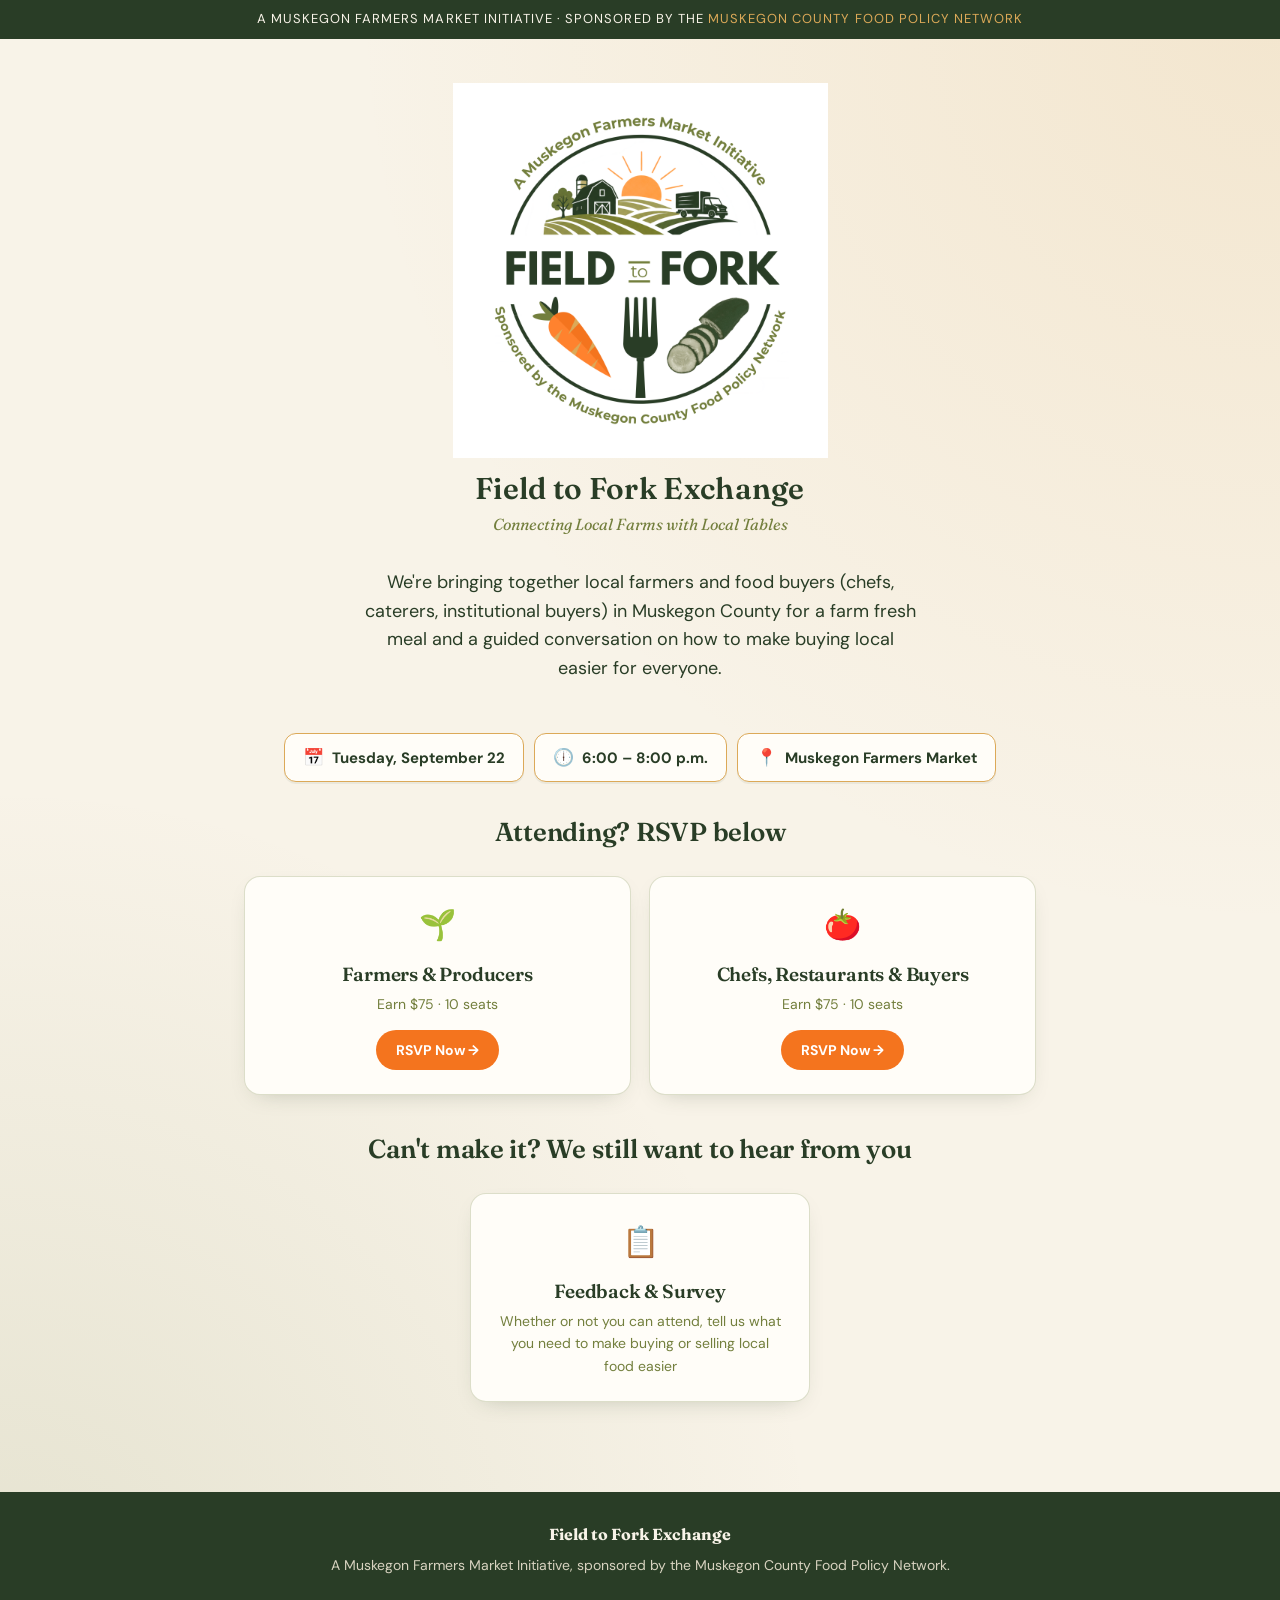
<file: field-to-fork/index.html>
<!DOCTYPE html>
<html lang="en">
<head>
<meta charset="UTF-8">
<meta name="viewport" content="width=device-width, initial-scale=1.0">
<title>Field to Fork Exchange | Muskegon Farmers Market</title>
<link rel="stylesheet" href="style.css">
<style>
  .masthead{
    display:flex;
    flex-direction:column;
    align-items:center;
    text-align:center;
    padding:44px 0 8px;
  }
  .masthead img{
    width:375px;
    height:375px;
    max-width:80%;
    display:block;
    margin:0 auto 14px;
  }
  .masthead h1{
    font-size:clamp(22px,2.6vw,30px);
    line-height:1.15;
    letter-spacing:.01em;
  }
  .masthead .sub{
    margin-top:6px;
    font-size:16px;
    color:var(--olive);
    font-style:italic;
    font-family:'Fraunces',serif;
  }

  .info-block{padding:14px 0 40px; text-align:center;}
  .info-block .detail-strip{justify-content:center; margin-left:0;}

  .nav-grid{display:grid;grid-template-columns:repeat(auto-fit,minmax(220px,1fr));gap:18px;margin-top:22px;}
  .nav-card{background:var(--paper);border:1px solid rgba(115,127,61,.25);border-radius:16px;padding:24px;text-align:center;text-decoration:none;box-shadow:0 8px 24px -14px rgba(41,61,38,.35);transition:transform .15s;}
  .nav-card:hover{transform:translateY(-3px);}
  .nav-card .ic{font-size:30px;display:block;margin-bottom:10px;}
  .nav-card h3{color:var(--deep-green);font-size:19px;margin-bottom:4px;}
  .nav-card p{color:var(--olive);font-size:14px;margin:0;}
  .nav-btn{display:inline-block;margin-top:14px;padding:9px 20px;background:var(--carrot);color:#fff;font-weight:700;font-size:14px;border-radius:999px;}

  @media (max-width:600px){
    .masthead img{width:260px; height:260px;}
  }
</style>
</head>
<body>

<div class="topband">A Muskegon Farmers Market Initiative · Sponsored by the <span>Muskegon County Food Policy Network</span></div>

<header class="wrap">
  <div class="masthead">
    <img src="assets/field-to-fork-logo.png" alt="Field to Fork Exchange logo">
    <h1>Field to Fork Exchange</h1>
    <p class="sub">Connecting Local Farms with Local Tables</p>
    <p class="lede" style="max-width:560px;margin:14px auto 0;">We're bringing together local farmers and food buyers (chefs, caterers, institutional buyers) in Muskegon County for a farm fresh meal and a guided conversation on how to make buying local easier for everyone.</p>
  </div>

  <div class="info-block">
    <div class="detail-strip">
      <div class="detail-chip"><span class="ic">📅</span>Tuesday, September 22</div>
      <div class="detail-chip"><span class="ic">🕕</span>6:00 – 8:00 p.m.</div>
      <div class="detail-chip"><span class="ic">📍</span>Muskegon Farmers Market</div>
    </div>

    <h2 class="section-title" style="margin-top:30px;">Attending? RSVP below</h2>
    <div class="nav-grid">
      <a class="nav-card" href="invite-farmers.html">
        <span class="ic">🌱</span>
        <h3>Farmers &amp; Producers</h3>
        <p>Earn $75 · 10 seats</p>
        <span class="nav-btn">RSVP Now →</span>
      </a>
      <a class="nav-card" href="invite-chefs-buyers.html">
        <span class="ic">🍅</span>
        <h3>Chefs, Restaurants &amp; Buyers</h3>
        <p>Earn $75 · 10 seats</p>
        <span class="nav-btn">RSVP Now →</span>
      </a>
    </div>

    <h2 class="section-title" style="margin-top:34px;">Can't make it? We still want to hear from you</h2>
    <div class="nav-grid" style="grid-template-columns:minmax(220px,1fr);max-width:340px;margin-left:auto;margin-right:auto;">
      <a class="nav-card" href="feedback.html">
        <span class="ic">📋</span>
        <h3>Feedback &amp; Survey</h3>
        <p>Whether or not you can attend, tell us what you need to make buying or selling local food easier</p>
      </a>
    </div>
  </div>
</header>

<footer>
  <span class="foot-logo">Field to Fork Exchange</span>
  A Muskegon Farmers Market Initiative, sponsored by the Muskegon County Food Policy Network.
</footer>

</body>
</html>
</file>
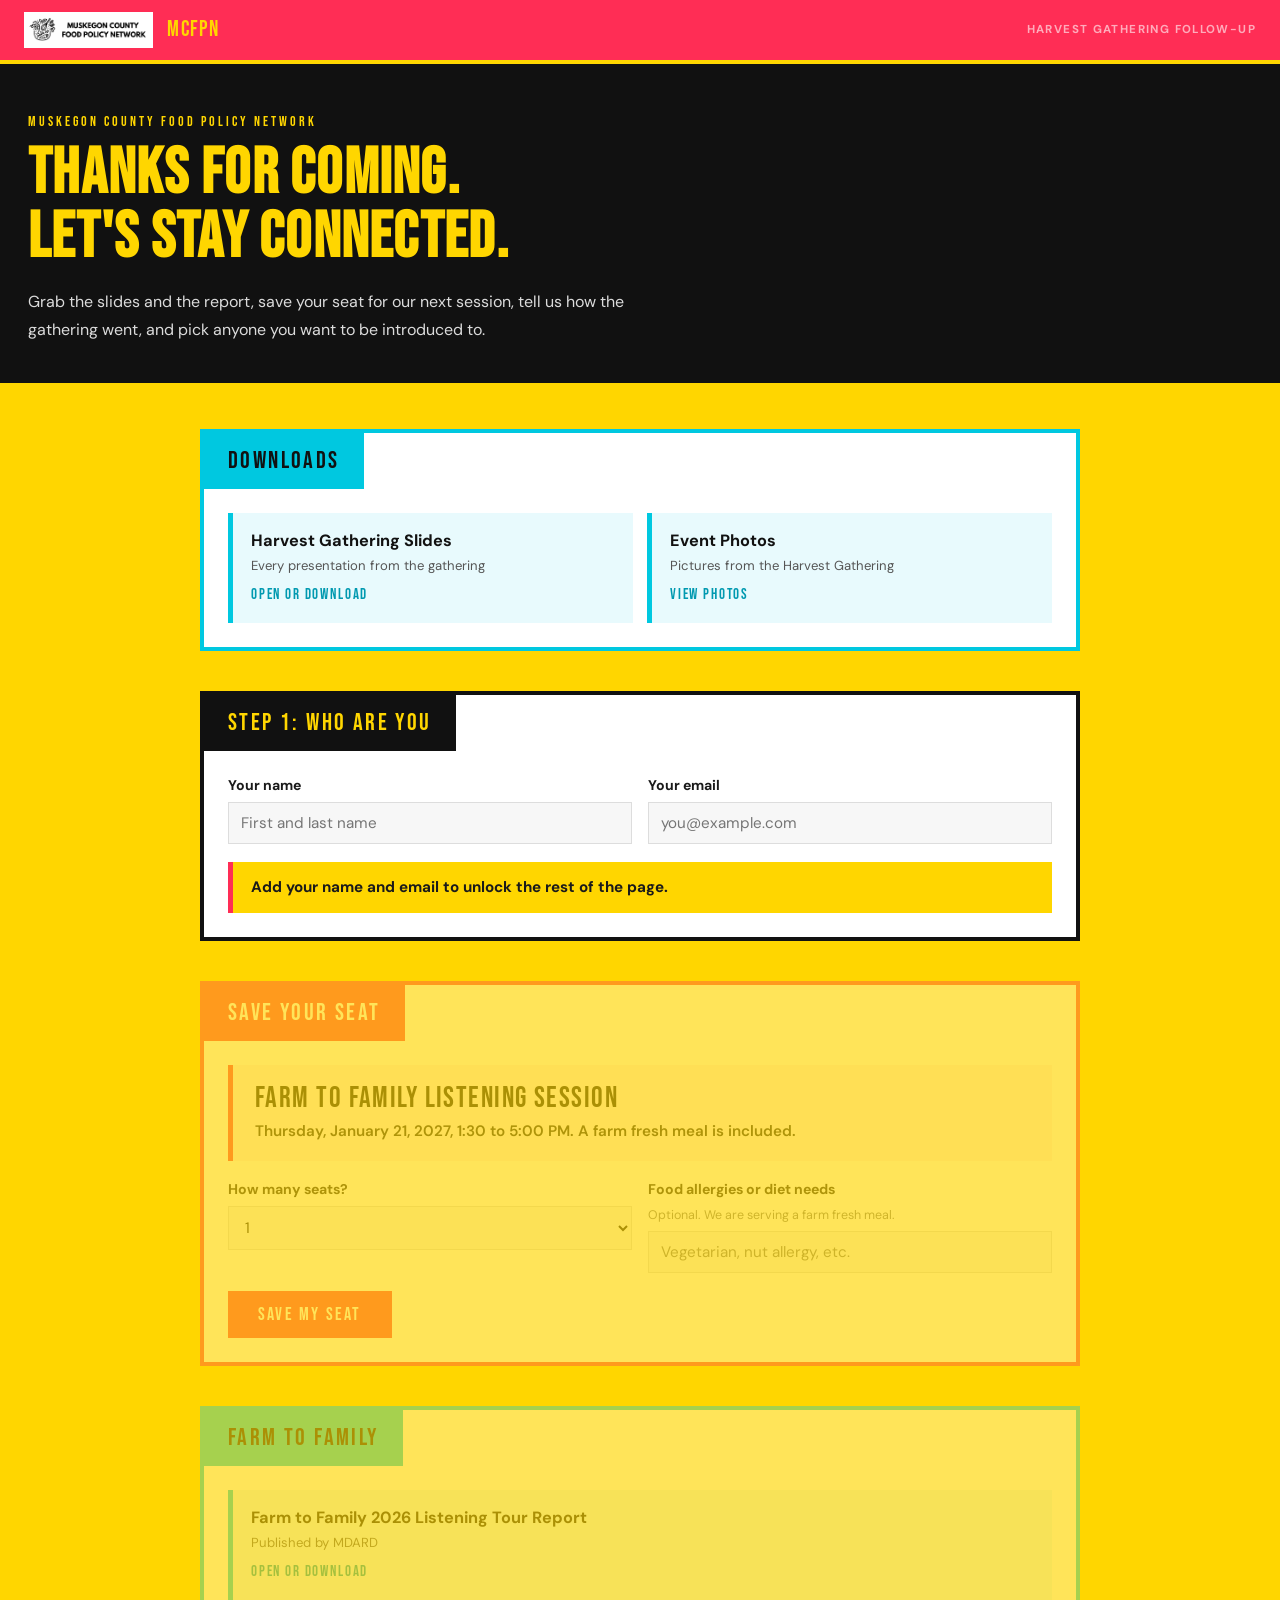
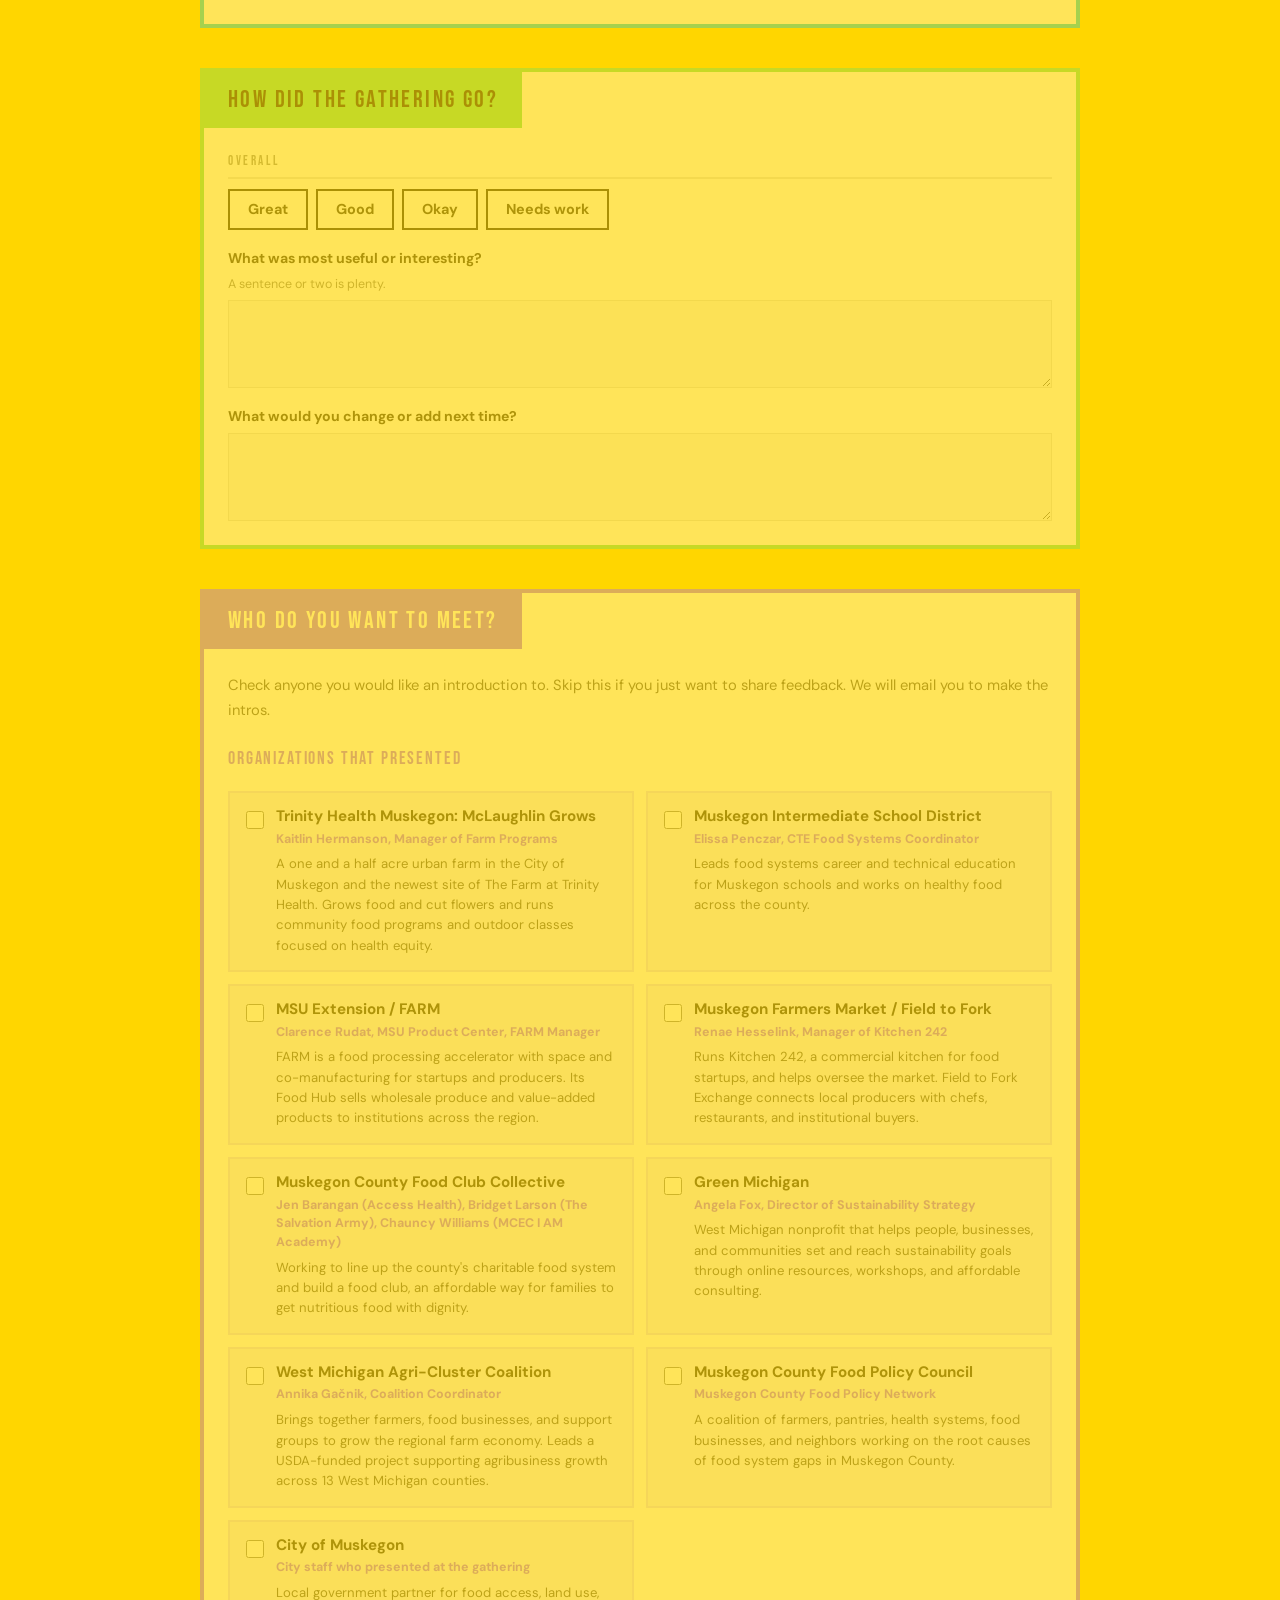
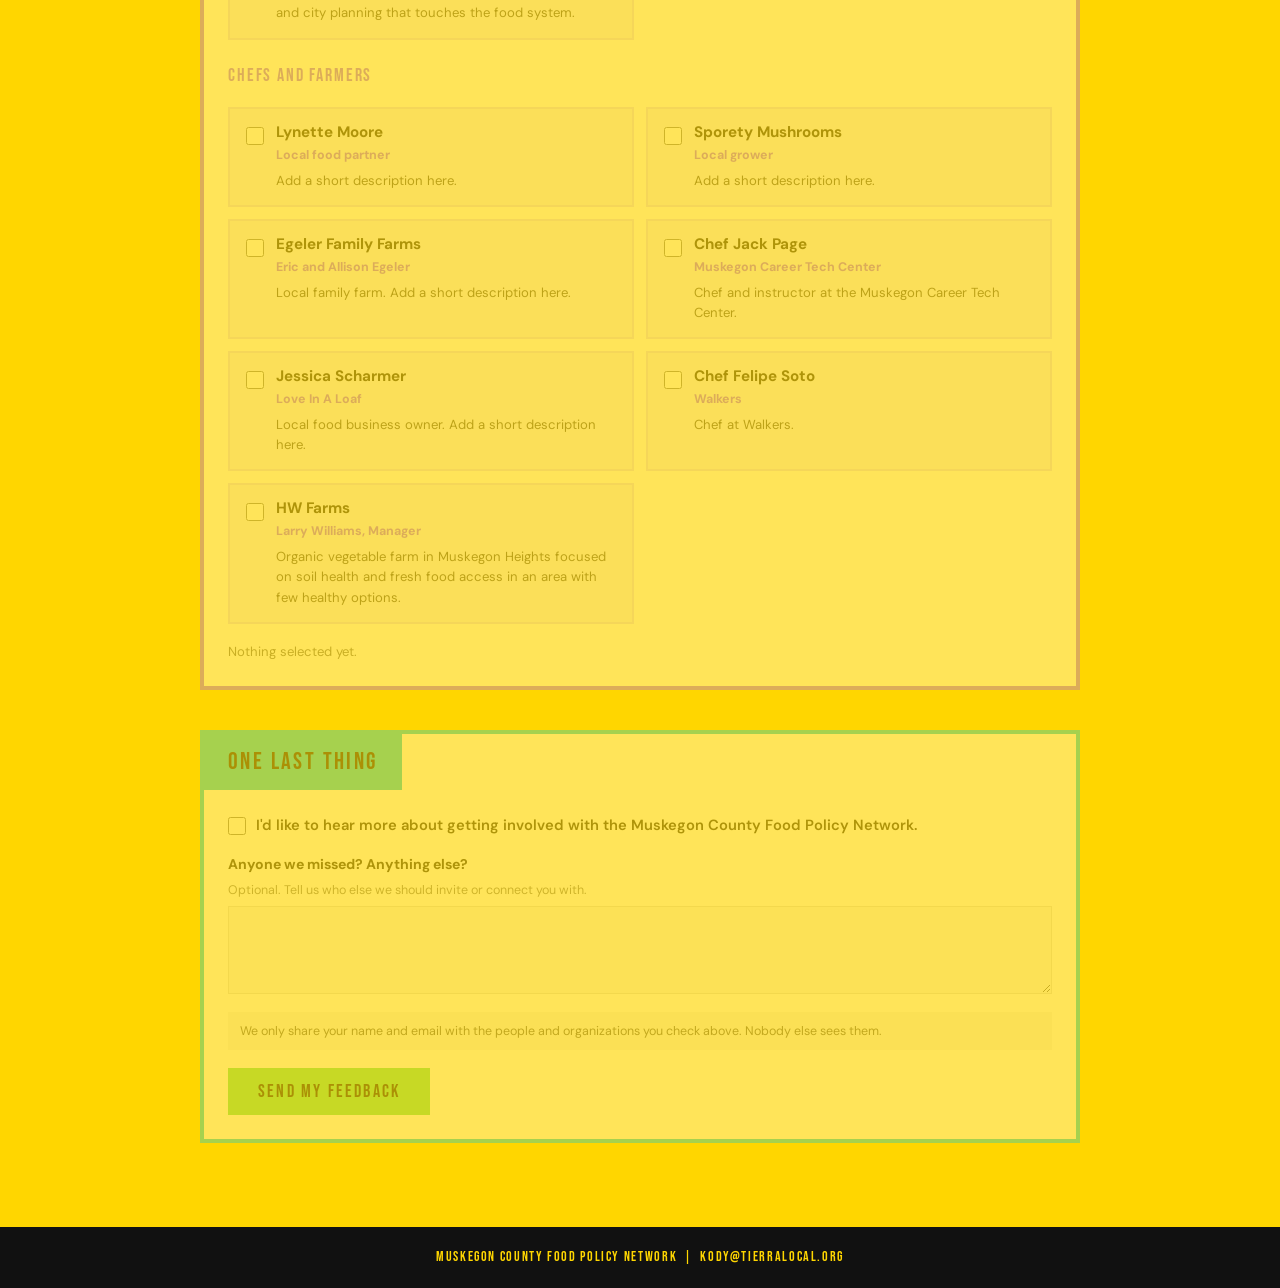
<file: connect.html>
<!DOCTYPE html>
<html lang="en">
<head>
<meta charset="UTF-8"/>
<meta name="viewport" content="width=device-width, initial-scale=1.0"/>
<title>MCFPN: Harvest Gathering Follow-Up</title>
<link href="https://fonts.googleapis.com/css2?family=Bebas+Neue&family=DM+Sans:ital,wght@0,400;0,600;0,700;1,400&display=swap" rel="stylesheet"/>
<style>
  :root {
    --yellow: #FFD600;
    --cyan: #00C8E0;
    --lime: #5EE06A;
    --pink: #FF2D55;
    --violet: #9B5FFF;
    --black: #111111;
    --white: #FFFFFF;
    --text: #1a1a1a;
  }
  *, *::before, *::after { box-sizing: border-box; margin: 0; padding: 0; }
  body { background: var(--yellow); color: var(--text); font-family: 'DM Sans', sans-serif; font-size: 16px; line-height: 1.5; }

  /* APPBAR */
  .appbar { background: var(--pink); display: flex; align-items: center; gap: 14px; padding: 12px 24px; position: sticky; top: 0; z-index: 100; border-bottom: 4px solid var(--yellow); }
  .appbar img { height: 36px; }
  .appbar-title { font-family: 'Bebas Neue', sans-serif; font-size: 1.4rem; letter-spacing: 0.06em; color: var(--yellow); }
  .appbar-sub { font-size: 0.72rem; font-weight: 700; color: rgba(255,255,255,0.6); margin-left: auto; text-transform: uppercase; letter-spacing: 0.12em; }

  /* HERO */
  .hero { background: var(--black); color: var(--white); padding: 48px 28px 40px; border-bottom: 6px solid var(--yellow); }
  .hero-label { font-family: 'Bebas Neue', sans-serif; font-size: 0.85rem; letter-spacing: 0.22em; color: var(--yellow); margin-bottom: 10px; }
  .hero h1 { font-family: 'Bebas Neue', sans-serif; font-size: clamp(2.4rem, 5vw, 4rem); line-height: 1; letter-spacing: 0.02em; color: var(--yellow); margin-bottom: 18px; }
  .hero-context { max-width: 640px; font-size: 1rem; line-height: 1.7; color: rgba(255,255,255,0.85); }

  main { max-width: 920px; margin: 0 auto; padding: 40px 20px 80px; display: flex; flex-direction: column; gap: 40px; }

  /* CARDS */
  .card { background: var(--white); border: 4px solid var(--black); }
  .card.c-cyan { border-color: var(--cyan); }
  .card.c-lime { border-color: var(--lime); }
  .card.c-pink { border-color: var(--pink); }
  .card.c-violet { border-color: var(--violet); }
  .tab { font-family: 'Bebas Neue', sans-serif; font-size: 1.5rem; letter-spacing: 0.1em; padding: 10px 24px; display: inline-block; color: var(--black); }
  .c-cyan .tab { background: var(--cyan); }
  .c-lime .tab { background: var(--lime); }
  .c-pink .tab { background: var(--pink); color: var(--white); }
  .c-violet .tab { background: var(--violet); color: var(--white); }
  .c-yellow .tab { background: var(--yellow); }
  .c-black .tab { background: var(--black); color: var(--yellow); }
  .body { padding: 24px; display: flex; flex-direction: column; gap: 18px; }

  .intro { font-size: 0.92rem; color: #444; line-height: 1.7; }
  .block-label { font-family: 'Bebas Neue', sans-serif; font-size: 0.82rem; letter-spacing: 0.2em; color: #888; padding-bottom: 5px; border-bottom: 2px solid #e0e0e0; }

  /* DOWNLOADS */
  .dl-grid { display: grid; grid-template-columns: repeat(auto-fit, minmax(230px, 1fr)); gap: 14px; }
  .dl { display: block; text-decoration: none; color: var(--black); background: #e8fafd; border-left: 5px solid var(--cyan); padding: 16px 18px; transition: transform 0.1s, background 0.15s; }
  .dl:hover { background: #d4f4fa; transform: translateY(-1px); }
  .dl-name { font-weight: 700; font-size: 1.02rem; }
  .dl-sub { font-size: 0.82rem; color: #555; margin-top: 3px; }
  .dl-go { font-family: 'Bebas Neue', sans-serif; letter-spacing: 0.12em; font-size: 0.95rem; margin-top: 8px; color: #0099b0; }

  /* FORM FIELDS */
  .two { display: grid; grid-template-columns: 1fr; gap: 16px; }
  @media (min-width: 640px) { .two { grid-template-columns: 1fr 1fr; } }
  label.field { display: flex; flex-direction: column; gap: 6px; font-size: 0.88rem; font-weight: 700; }
  .hint { font-weight: 400; color: #777; font-size: 0.78rem; }
  input[type=text], input[type=email], textarea, select {
    background: #f7f7f7; border: 1.5px solid #ddd; color: var(--black); padding: 10px 12px;
    font-family: 'DM Sans', sans-serif; font-size: 0.95rem; outline: none; border-radius: 0; width: 100%;
  }
  textarea { min-height: 88px; resize: vertical; line-height: 1.5; }
  input:focus, textarea:focus, select:focus { border-color: var(--black); background: #fff; }

  /* LOCK */
  .gate-note { background: var(--yellow); border-left: 5px solid var(--pink); padding: 14px 18px; font-weight: 700; font-size: 0.95rem; }
  .gate-note.done { display: none; }
  #locked { display: flex; flex-direction: column; gap: 40px; transition: opacity 0.25s; }
  #locked.is-locked { opacity: 0.35; pointer-events: none; user-select: none; }

  /* SEAT */
  .seat-info { background: #fff0f3; border-left: 5px solid var(--pink); padding: 18px 22px; }
  .seat-when { font-family: 'Bebas Neue', sans-serif; font-size: 1.8rem; letter-spacing: 0.05em; line-height: 1.1; color: var(--black); }
  .seat-meta { font-size: 0.95rem; margin-top: 6px; font-weight: 600; }
  .seat-where { font-size: 0.9rem; margin-top: 4px; color: #444; }

  /* BUTTONS */
  .btn { font-family: 'Bebas Neue', sans-serif; font-size: 1.15rem; letter-spacing: 0.12em; padding: 12px 30px; border: none; cursor: pointer; color: var(--black); align-self: flex-start; transition: opacity 0.15s, transform 0.1s; }
  .btn:hover { opacity: 0.85; transform: translateY(-1px); }
  .btn:disabled { opacity: 0.4; cursor: not-allowed; transform: none; }
  .btn.pink { background: var(--pink); color: var(--white); }
  .btn.lime { background: var(--lime); }
  .btn.violet { background: var(--violet); color: var(--white); }
  .msg-ok { display: none; font-weight: 700; color: #1f9a3a; font-size: 0.95rem; }
  .msg-err { display: none; font-weight: 700; color: var(--pink); font-size: 0.9rem; }

  /* RATING */
  .rate { display: flex; flex-wrap: wrap; gap: 8px; }
  .rate label { border: 2px solid var(--black); padding: 8px 18px; font-weight: 700; font-size: 0.9rem; cursor: pointer; background: #fff; }
  .rate input { position: absolute; opacity: 0; pointer-events: none; }
  .rate label:has(input:checked) { background: var(--lime); }
  .rate label:has(input:focus-visible) { outline: 3px solid var(--violet); outline-offset: 2px; }

  /* CONNECT OPTIONS */
  .group-title { font-family: 'Bebas Neue', sans-serif; font-size: 1.15rem; letter-spacing: 0.1em; color: var(--violet); margin-top: 4px; }
  .options { display: grid; grid-template-columns: 1fr; gap: 12px; }
  @media (min-width: 700px) { .options { grid-template-columns: 1fr 1fr; } }
  .opt { display: flex; gap: 12px; align-items: flex-start; background: #f4efff; border: 2px solid #e2d6ff; padding: 14px 16px; cursor: pointer; transition: border-color 0.12s; }
  .opt:hover { border-color: var(--violet); }
  .opt input { margin-top: 4px; width: 18px; height: 18px; accent-color: var(--violet); flex-shrink: 0; cursor: pointer; }
  .opt:has(input:checked) { border-color: var(--violet); background: #e9ddff; }
  .opt-name { font-weight: 700; font-size: 0.95rem; line-height: 1.3; }
  .opt-who { font-size: 0.78rem; font-weight: 700; color: var(--violet); margin-top: 3px; }
  .opt-blurb { font-size: 0.82rem; color: #444; margin-top: 6px; line-height: 1.55; }
  .count { font-size: 0.82rem; color: #666; }
  .check { display: flex; gap: 10px; align-items: flex-start; font-size: 0.92rem; cursor: pointer; font-weight: 600; }
  .check input { margin-top: 3px; width: 18px; height: 18px; accent-color: var(--pink); flex-shrink: 0; }
  .privacy { font-size: 0.78rem; color: #555; background: #f3f3f3; padding: 10px 12px; }

  footer { background: var(--black); color: var(--yellow); text-align: center; padding: 20px 24px; font-family: 'Bebas Neue', sans-serif; font-size: 0.85rem; letter-spacing: 0.12em; border-top: 4px solid var(--yellow); }
  footer a { color: var(--yellow); text-decoration: none; }
</style>
</head>
<body>

<div class="appbar">
  <img src="MCFPN_Logo.png" alt="MCFPN" onerror="this.style.display='none'"/>
  <span class="appbar-title">MCFPN</span>
  <span class="appbar-sub">Harvest Gathering Follow-Up</span>
</div>

<div class="hero">
  <div class="hero-label">Muskegon County Food Policy Network</div>
  <h1>Thanks For Coming.<br/>Let's Stay Connected.</h1>
  <p class="hero-context">Grab the slides and the report, save your seat for our next session, tell us how the gathering went, and pick anyone you want to be introduced to.</p>
</div>

<main>

  <!-- DOWNLOADS -->
  <div class="card c-cyan">
    <div class="tab">Downloads</div>
    <div class="body">
      <div class="dl-grid">
        <a class="dl" href="https://drive.google.com/file/d/1gSo7drg7eR6XWZZW-nWddcWJUnTouQNP/view?usp=drive_link" target="_blank" rel="noopener">
          <div class="dl-name">Harvest Gathering Slides</div>
          <div class="dl-sub">Every presentation from the gathering</div>
          <div class="dl-go">OPEN OR DOWNLOAD</div>
        </a>
        <a class="dl" href="https://drive.google.com/drive/folders/1GVn-HEHxiXbvD-ioX0AIHGS9ZCUrYKTy" target="_blank" rel="noopener">
          <div class="dl-name">Event Photos</div>
          <div class="dl-sub">Pictures from the Harvest Gathering</div>
          <div class="dl-go">VIEW PHOTOS</div>
        </a>
      </div>
    </div>
  </div>

  <!-- STEP 1 -->
  <div class="card">
    <div class="tab c-black" style="background:var(--black);color:var(--yellow);">Step 1: Who Are You</div>
    <div class="body">
      <div class="two">
        <label class="field">Your name
          <input type="text" id="name" autocomplete="name" placeholder="First and last name">
        </label>
        <label class="field">Your email
          <input type="email" id="email" autocomplete="email" placeholder="you@example.com">
        </label>
      </div>
      <div class="gate-note" id="gateNote">Add your name and email to unlock the rest of the page.</div>
    </div>
  </div>

  <div id="locked" class="is-locked" inert>

    <!-- SEAT -->
    <div class="card c-pink">
      <div class="tab">Save Your Seat</div>
      <div class="body">
        <div class="seat-info">
          <div class="seat-when" id="seatWhen"></div>
          <div class="seat-meta" id="seatMeta"></div>
          <div class="seat-where" id="seatWhere"></div>
        </div>
        <div class="two">
          <label class="field">How many seats?
            <select id="seats">
              <option>1</option><option>2</option><option>3</option><option>4</option><option>5</option><option>6</option>
            </select>
          </label>
          <label class="field">Food allergies or diet needs
            <span class="hint">Optional. We are serving a farm fresh meal.</span>
            <input type="text" id="diet" placeholder="Vegetarian, nut allergy, etc.">
          </label>
        </div>
        <div class="msg-err" id="seatErr"></div>
        <button class="btn pink" id="seatBtn" type="button">Save My Seat</button>
        <div class="msg-ok" id="seatOk"></div>
      </div>
    </div>

    <!-- FARM TO FAMILY REPORT -->
    <div class="card c-cyan">
      <div class="tab">Farm To Family</div>
      <div class="body">
        <a class="dl" href="https://drive.google.com/file/d/1beKuCw1ZFzg1wKG-FJKxAitzcDqBwZ5B/view?usp=drive_link" target="_blank" rel="noopener">
          <div class="dl-name">Farm to Family 2026 Listening Tour Report</div>
          <div class="dl-sub">Published by MDARD</div>
          <div class="dl-go">OPEN OR DOWNLOAD</div>
        </a>
      </div>
    </div>

    <!-- FEEDBACK -->
    <div class="card c-lime">
      <div class="tab">How Did The Gathering Go?</div>
      <div class="body">
        <div>
          <div class="block-label" style="margin-bottom:10px;">Overall</div>
          <div class="rate">
            <label><input type="radio" name="rating" value="Great"> Great</label>
            <label><input type="radio" name="rating" value="Good"> Good</label>
            <label><input type="radio" name="rating" value="Okay"> Okay</label>
            <label><input type="radio" name="rating" value="Needs work"> Needs work</label>
          </div>
        </div>
        <label class="field">What was most useful or interesting?
          <span class="hint">A sentence or two is plenty.</span>
          <textarea id="useful"></textarea>
        </label>
        <label class="field">What would you change or add next time?
          <textarea id="improve"></textarea>
        </label>
      </div>
    </div>

    <!-- CONNECT -->
    <div class="card c-violet">
      <div class="tab">Who Do You Want To Meet?</div>
      <div class="body">
        <p class="intro">Check anyone you would like an introduction to. Skip this if you just want to share feedback. We will email you to make the intros.</p>
        <div class="group-title">Organizations that presented</div>
        <div class="options" id="orgOptions"></div>
        <div class="group-title">Chefs and farmers</div>
        <div class="options" id="peopleOptions"></div>
        <div class="count" id="count">Nothing selected yet.</div>
      </div>
    </div>

    <!-- SEND -->
    <div class="card c-cyan">
      <div class="tab">One Last Thing</div>
      <div class="body">
        <label class="check"><input type="checkbox" id="joinNetwork"> I'd like to hear more about getting involved with the Muskegon County Food Policy Network.</label>
        <label class="field">Anyone we missed? Anything else?
          <span class="hint">Optional. Tell us who else we should invite or connect you with.</span>
          <textarea id="other"></textarea>
        </label>
        <div class="privacy">We only share your name and email with the people and organizations you check above. Nobody else sees them.</div>
        <div class="msg-err" id="error"></div>
        <button class="btn lime" id="submitBtn" type="button">Send My Feedback</button>
        <div class="msg-ok" id="thanks"></div>
      </div>
    </div>

  </div>
</main>

<footer>
  Muskegon County Food Policy Network &nbsp;|&nbsp; <a href="mailto:kody@tierralocal.org">kody@tierralocal.org</a>
</footer>

<script>
  // PASTE the web app URL from your Apps Script deployment here.
  var SUBMIT_URL = 'https://script.google.com/macros/s/AKfycbx2-gXATJM_yhxT6S1Ne3s4WHhaF7NBriSLkgeybxleOwaOj7BsXoNMhwLIKlclP6Ae/exec';

  // SESSION DETAILS: edit these three lines to change what the Save Your Seat box says.
  var EVENT_TITLE = 'Farm to Family Listening Session';
  var EVENT_DATE  = 'Thursday, January 21, 2027';
  var EVENT_TIME  = '1:30 to 5:00 PM';
  var EVENT_PLACE = '';   // Add a location here, like 'Muskegon Farmers Market'. Leave blank to hide it.

  // PEOPLE YOU CAN CONNECT WITH: edit the write ups here.
  var ORGS = [
    { name: 'Trinity Health Muskegon: McLaughlin Grows', who: 'Kaitlin Hermanson, Manager of Farm Programs',
      blurb: 'A one and a half acre urban farm in the City of Muskegon and the newest site of The Farm at Trinity Health. Grows food and cut flowers and runs community food programs and outdoor classes focused on health equity.' },
    { name: 'Muskegon Intermediate School District', who: 'Elissa Penczar, CTE Food Systems Coordinator',
      blurb: 'Leads food systems career and technical education for Muskegon schools and works on healthy food across the county.' },
    { name: 'MSU Extension / FARM', who: 'Clarence Rudat, MSU Product Center, FARM Manager',
      blurb: 'FARM is a food processing accelerator with space and co-manufacturing for startups and producers. Its Food Hub sells wholesale produce and value-added products to institutions across the region.' },
    { name: 'Muskegon Farmers Market / Field to Fork', who: 'Renae Hesselink, Manager of Kitchen 242',
      blurb: 'Runs Kitchen 242, a commercial kitchen for food startups, and helps oversee the market. Field to Fork Exchange connects local producers with chefs, restaurants, and institutional buyers.' },
    { name: 'Muskegon County Food Club Collective', who: 'Jen Barangan (Access Health), Bridget Larson (The Salvation Army), Chauncy Williams (MCEC I AM Academy)',
      blurb: 'Working to line up the county\'s charitable food system and build a food club, an affordable way for families to get nutritious food with dignity.' },
    { name: 'Green Michigan', who: 'Angela Fox, Director of Sustainability Strategy',
      blurb: 'West Michigan nonprofit that helps people, businesses, and communities set and reach sustainability goals through online resources, workshops, and affordable consulting.' },
    { name: 'West Michigan Agri-Cluster Coalition', who: 'Annika Ga\u010Dnik, Coalition Coordinator',
      blurb: 'Brings together farmers, food businesses, and support groups to grow the regional farm economy. Leads a USDA-funded project supporting agribusiness growth across 13 West Michigan counties.' },
    { name: 'Muskegon County Food Policy Council', who: 'Muskegon County Food Policy Network',
      blurb: 'A coalition of farmers, pantries, health systems, food businesses, and neighbors working on the root causes of food system gaps in Muskegon County.' },
    { name: 'City of Muskegon', who: 'City staff who presented at the gathering',
      blurb: 'Local government partner for food access, land use, and city planning that touches the food system.' }
  ];

  var PEOPLE = [
    { name: 'Lynette Moore', who: 'Local food partner', blurb: 'Add a short description here.' },
    { name: 'Sporety Mushrooms', who: 'Local grower', blurb: 'Add a short description here.' },
    { name: 'Egeler Family Farms', who: 'Eric and Allison Egeler', blurb: 'Local family farm. Add a short description here.' },
    { name: 'Chef Jack Page', who: 'Muskegon Career Tech Center', blurb: 'Chef and instructor at the Muskegon Career Tech Center.' },
    { name: 'Jessica Scharmer', who: 'Love In A Loaf', blurb: 'Local food business owner. Add a short description here.' },
    { name: 'Chef Felipe Soto', who: 'Walkers', blurb: 'Chef at Walkers.' },
    { name: 'HW Farms', who: 'Larry Williams, Manager', blurb: 'Organic vegetable farm in Muskegon Heights focused on soil health and fresh food access in an area with few healthy options.' }
  ];

  // ---------- helpers ----------
  function $(id) { return document.getElementById(id); }
  function validEmail(v) { return /^[^\s@]+@[^\s@]+\.[^\s@]+$/.test(v); }
  function show(el, msg) { el.textContent = msg; el.style.display = 'block'; }
  function hide(el) { el.style.display = 'none'; }

  // ---------- seat info ----------
  $('seatWhen').textContent = EVENT_TITLE;
  $('seatMeta').textContent = EVENT_DATE + ', ' + EVENT_TIME + '. A farm fresh meal is included.';
  if (EVENT_PLACE) { $('seatWhere').textContent = EVENT_PLACE; } else { $('seatWhere').style.display = 'none'; }

  // ---------- gate ----------
  function checkGate() {
    var ok = $('name').value.trim().length > 1 && validEmail($('email').value.trim());
    var locked = $('locked');
    if (ok) {
      locked.classList.remove('is-locked');
      locked.removeAttribute('inert');
      $('gateNote').classList.add('done');
    } else {
      locked.classList.add('is-locked');
      locked.setAttribute('inert', '');
      $('gateNote').classList.remove('done');
    }
  }
  ['input', 'change', 'blur'].forEach(function(ev) {
    $('name').addEventListener(ev, checkGate);
    $('email').addEventListener(ev, checkGate);
  });
  setTimeout(checkGate, 400);  // catches browser autofill

  // ---------- connect cards ----------
  function render(list, containerId) {
    var box = $(containerId);
    list.forEach(function(item) {
      var label = document.createElement('label');
      label.className = 'opt';
      var cb = document.createElement('input');
      cb.type = 'checkbox'; cb.value = item.name; cb.className = 'connect-cb';
      cb.addEventListener('change', updateCount);
      var wrap = document.createElement('div');
      var n = document.createElement('div'); n.className = 'opt-name'; n.textContent = item.name;
      var w = document.createElement('div'); w.className = 'opt-who'; w.textContent = item.who;
      var b = document.createElement('div'); b.className = 'opt-blurb'; b.textContent = item.blurb;
      wrap.appendChild(n); wrap.appendChild(w); wrap.appendChild(b);
      label.appendChild(cb); label.appendChild(wrap);
      box.appendChild(label);
    });
  }
  function selected() {
    var out = [];
    document.querySelectorAll('.connect-cb').forEach(function(cb) { if (cb.checked) out.push(cb.value); });
    return out;
  }
  function updateCount() {
    var n = selected().length;
    $('count').textContent = n === 0 ? 'Nothing selected yet.' : n + (n === 1 ? ' connection selected.' : ' connections selected.');
  }
  render(ORGS, 'orgOptions');
  render(PEOPLE, 'peopleOptions');

  // ---------- sending ----------
  function send(payload) {
    return fetch(SUBMIT_URL, {
      method: 'POST', mode: 'no-cors',
      headers: { 'Content-Type': 'text/plain' },
      body: JSON.stringify(payload)
    });
  }
  function ready(errEl) {
    hide(errEl);
    if (SUBMIT_URL.indexOf('PASTE_') === 0) { show(errEl, 'This form is not connected yet. Please email kody@tierralocal.org.'); return false; }
    return true;
  }

  // Save my seat
  $('seatBtn').addEventListener('click', function() {
    var err = $('seatErr');
    if (!ready(err)) return;
    var name = $('name').value.trim();
    var btn = $('seatBtn');
    btn.disabled = true; btn.textContent = 'Saving...';
    send({
      type: 'listening_session_rsvp',
      timestamp: new Date().toISOString(),
      event: EVENT_TITLE + ', ' + EVENT_DATE,
      name: name,
      email: $('email').value.trim(),
      seats: $('seats').value,
      diet: $('diet').value.trim()
    }).then(function() {
      btn.style.display = 'none';
      var n = $('seats').value;
      show($('seatOk'), 'You are in, ' + name.split(' ')[0] + '. We saved ' + n + (n === '1' ? ' seat' : ' seats') + ' for ' + EVENT_DATE + ', ' + EVENT_TIME + '.');
    }).catch(function() {
      show(err, 'Something went wrong. Please try again.');
      btn.disabled = false; btn.textContent = 'Save My Seat';
    });
  });

  // Send feedback and connections
  $('submitBtn').addEventListener('click', function() {
    var err = $('error');
    if (!ready(err)) return;
    var ratingEl = document.querySelector('input[name="rating"]:checked');
    var p = {
      type: 'harvest_gathering_connect',
      timestamp: new Date().toISOString(),
      name: $('name').value.trim(),
      email: $('email').value.trim(),
      rating: ratingEl ? ratingEl.value : '',
      useful: $('useful').value.trim(),
      improve: $('improve').value.trim(),
      connections: selected(),
      joinNetwork: $('joinNetwork').checked,
      other: $('other').value.trim()
    };
    if (!p.rating && !p.useful && !p.improve && !p.connections.length && !p.joinNetwork && !p.other) {
      show(err, 'Add some feedback or pick someone to connect with first.');
      return;
    }
    var btn = $('submitBtn');
    btn.disabled = true; btn.textContent = 'Sending...';
    send(p).then(function() {
      btn.style.display = 'none';
      show($('thanks'), 'Thank you, ' + p.name.split(' ')[0] + '. ' + (p.connections.length ? 'We will email you soon to make your introductions.' : 'Your feedback helps us plan the next gathering.'));
    }).catch(function() {
      show(err, 'Something went wrong. Please try again.');
      btn.disabled = false; btn.textContent = 'Send My Feedback';
    });
  });
</script>
</body>
</html>
</file>
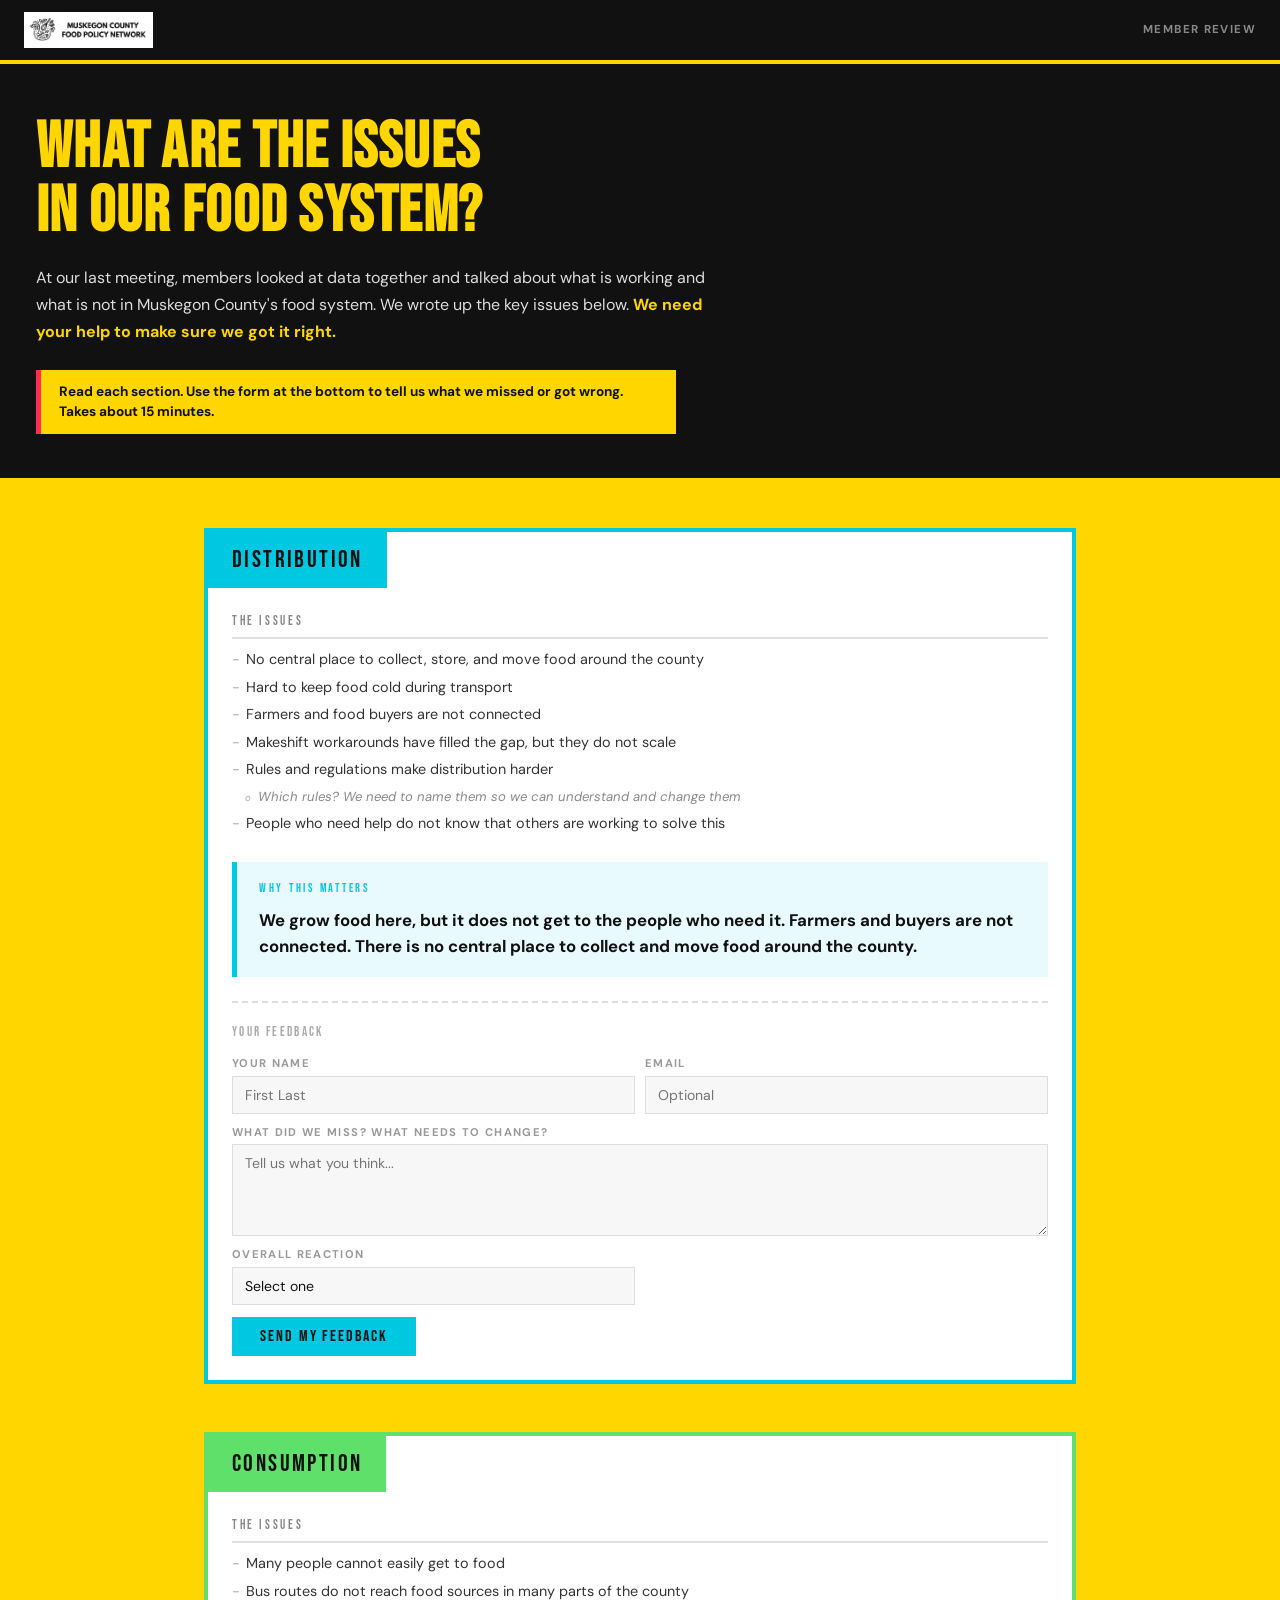
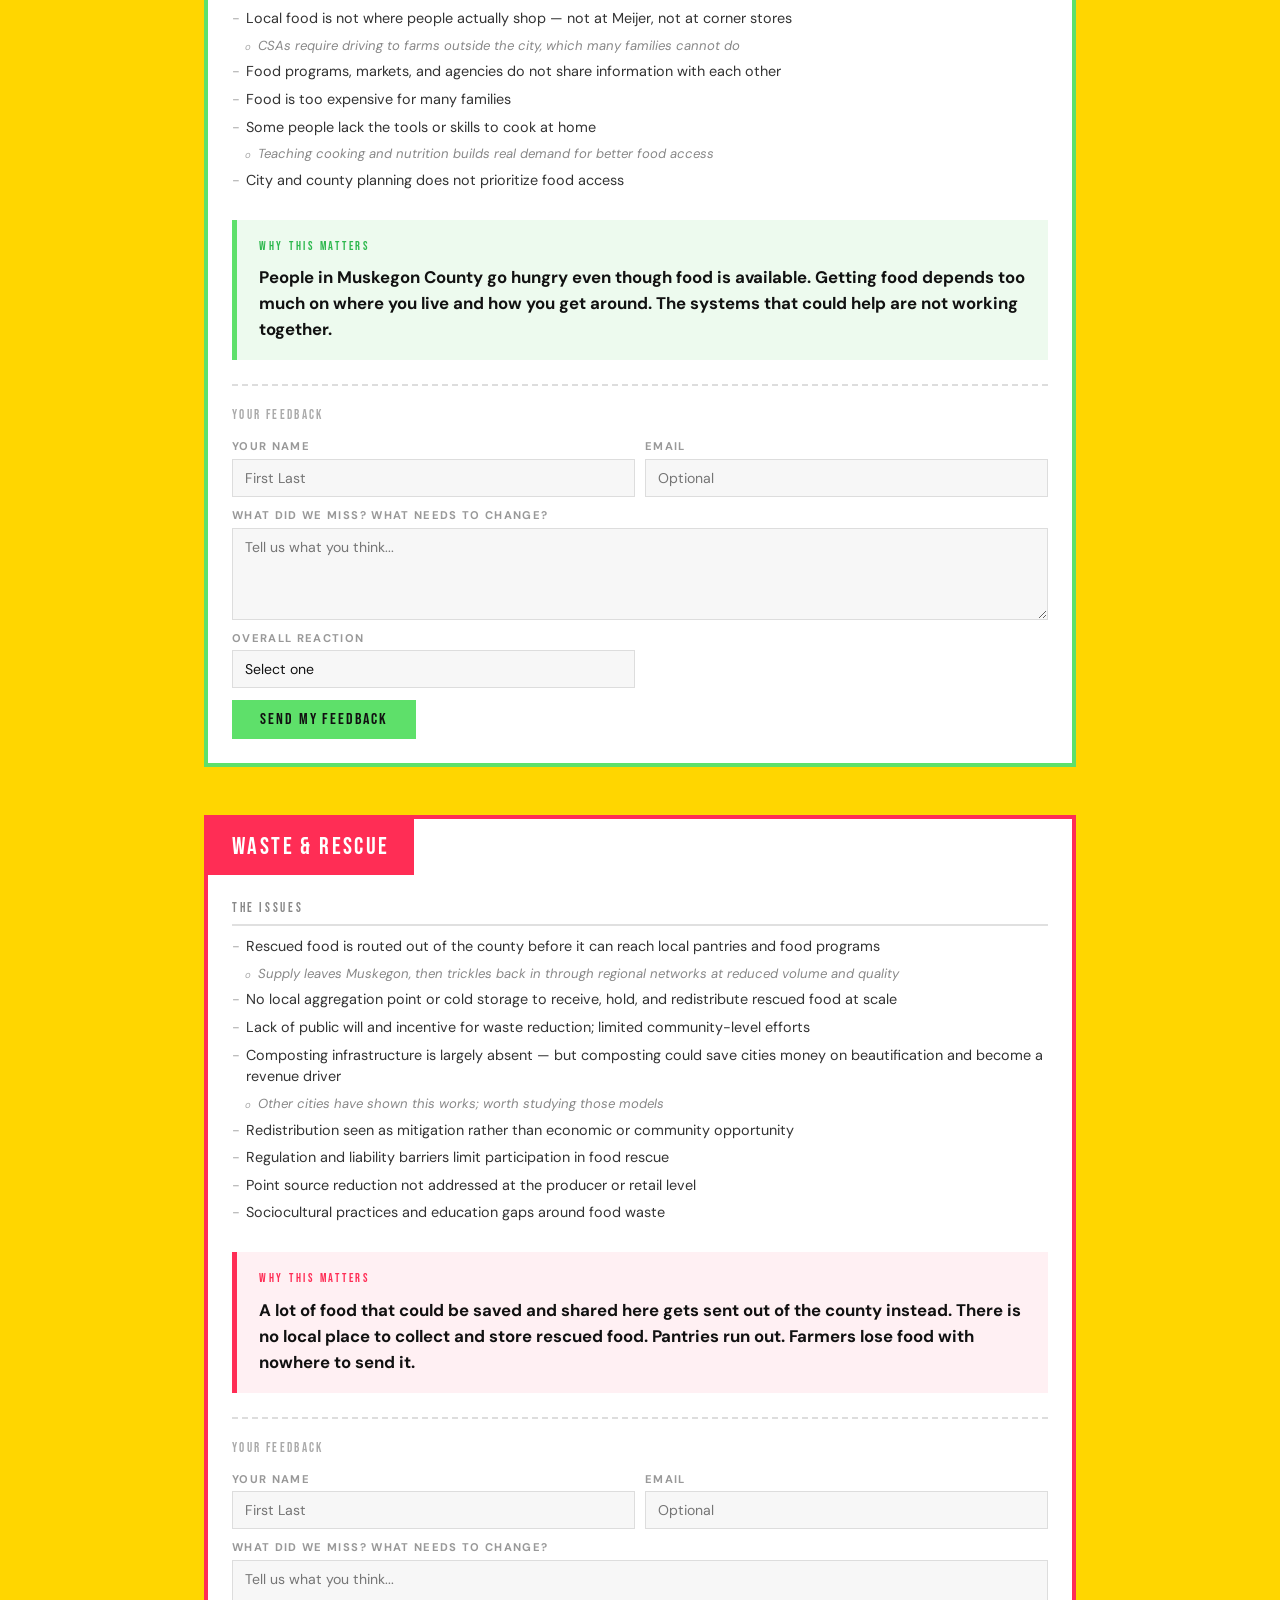
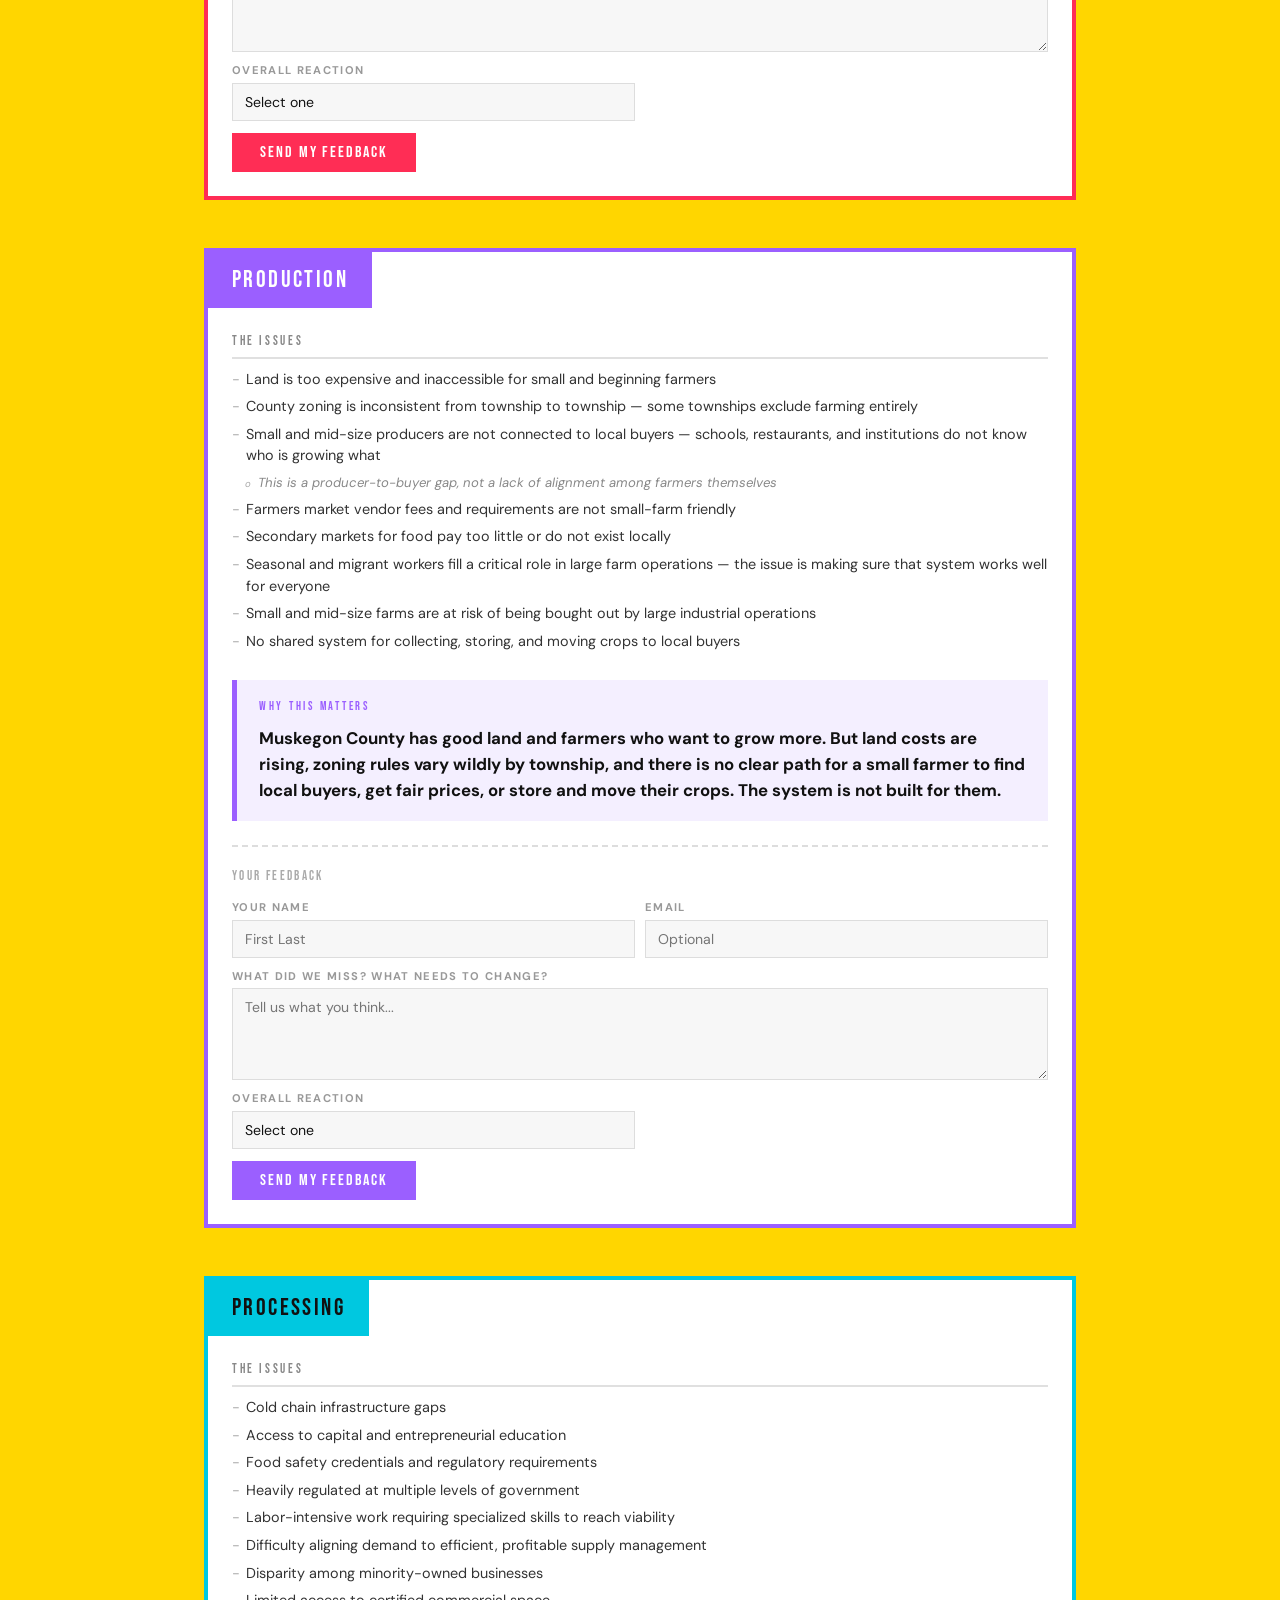
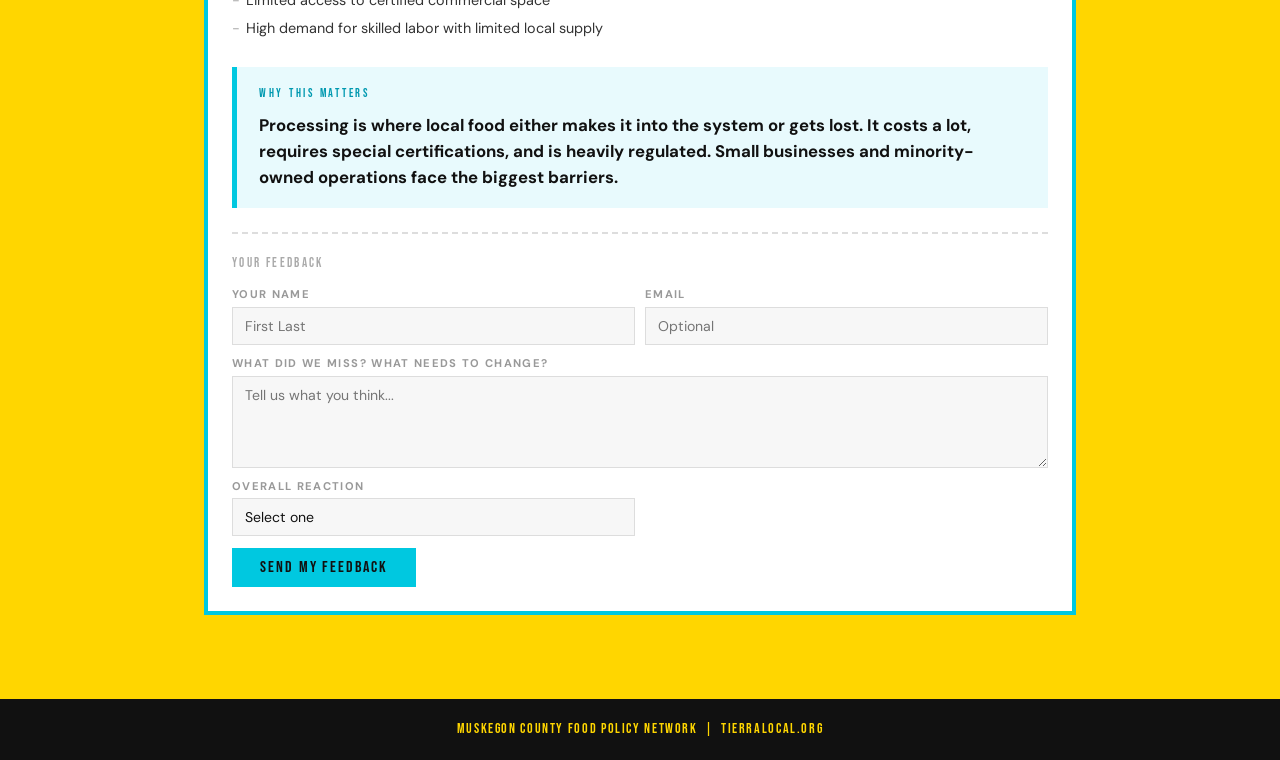
<file: feedback.html>
<!DOCTYPE html>
<html lang="en">
<head>
<meta charset="UTF-8"/>
<meta name="viewport" content="width=device-width, initial-scale=1.0"/>
<title>MCFPN — Issue Statements Review</title>
<link href="https://fonts.googleapis.com/css2?family=Bebas+Neue&family=DM+Sans:ital,wght@0,400;0,600;0,700;1,400&display=swap" rel="stylesheet"/>
<style>
  :root {
    --yellow: #FFD600;
    --cyan: #00C8E0;
    --lime: #5EE06A;
    --pink: #FF2D55;
    --violet: #9B5FFF;
    --black: #111111;
    --white: #FFFFFF;
    --text: #1a1a1a;
  }

  *, *::before, *::after { box-sizing: border-box; margin: 0; padding: 0; }

  body {
    background: var(--yellow);
    color: var(--text);
    font-family: 'DM Sans', sans-serif;
    font-size: 16px;
    line-height: 1.5;
  }

  /* APPBAR */
  .appbar {
    background: var(--black);
    display: flex;
    align-items: center;
    gap: 14px;
    padding: 12px 24px;
    position: sticky;
    top: 0;
    z-index: 100;
    border-bottom: 4px solid var(--yellow);
  }
  .appbar-title {
    font-family: 'Bebas Neue', sans-serif;
    font-size: 1.4rem;
    letter-spacing: 0.06em;
    color: var(--yellow);
  }
  .appbar-sub {
    font-size: 0.72rem;
    font-weight: 700;
    color: rgba(255,255,255,0.5);
    margin-left: auto;
    text-transform: uppercase;
    letter-spacing: 0.12em;
  }

  /* HERO */
  .hero {
    background: var(--black);
    color: var(--white);
    padding: 52px 36px 44px;
    border-bottom: 6px solid var(--yellow);
  }
  .hero-label {
    font-family: 'Bebas Neue', sans-serif;
    font-size: 0.85rem;
    letter-spacing: 0.22em;
    color: var(--yellow);
    margin-bottom: 10px;
  }
  .hero h1 {
    font-family: 'Bebas Neue', sans-serif;
    font-size: clamp(2.4rem, 5vw, 4rem);
    line-height: 1;
    letter-spacing: 0.02em;
    color: var(--yellow);
    margin-bottom: 20px;
  }
  .hero-context {
    max-width: 680px;
    font-size: 1rem;
    line-height: 1.7;
    color: rgba(255,255,255,0.85);
    margin-bottom: 24px;
  }
  .hero-context strong { color: var(--yellow); }
  .hero-instructions {
    background: var(--yellow);
    color: var(--black);
    display: inline-block;
    padding: 12px 18px;
    font-size: 0.85rem;
    font-weight: 700;
    border-left: 5px solid var(--pink);
    line-height: 1.5;
    max-width: 640px;
  }

  /* MAIN */
  main {
    max-width: 920px;
    margin: 0 auto;
    padding: 44px 24px 80px;
    display: flex;
    flex-direction: column;
    gap: 48px;
  }

  /* SECTION CARD — white bg, colored border */
  .section-card {
    background: var(--white);
    border-width: 4px;
    border-style: solid;
  }
  .section-card.dist  { border-color: var(--cyan); }
  .section-card.cons  { border-color: var(--lime); }
  .section-card.waste { border-color: var(--pink); }
  .section-card.prod  { border-color: var(--violet); }
  .section-card.proc  { border-color: var(--cyan); }

  /* TAB uses section color as bg */
  .section-tab {
    font-family: 'Bebas Neue', sans-serif;
    font-size: 1.5rem;
    letter-spacing: 0.1em;
    padding: 10px 24px;
    display: inline-block;
    color: var(--black);
  }
  .dist  .section-tab { background: var(--cyan); }
  .cons  .section-tab { background: var(--lime); }
  .waste .section-tab { background: var(--pink); color: var(--white); }
  .prod  .section-tab { background: var(--violet); color: var(--white); }
  .proc  .section-tab { background: var(--cyan); }

  .section-body { padding: 24px; }

  /* SINGLE COL */
  .single-col {
    margin-bottom: 28px;
  }

  .col-head {
    font-family: 'Bebas Neue', sans-serif;
    font-size: 0.82rem;
    letter-spacing: 0.2em;
    margin-bottom: 10px;
    padding-bottom: 5px;
    border-bottom: 2px solid #e0e0e0;
    color: #888;
  }

  /* ISSUE LIST */
  .issue-list { list-style: none; display: flex; flex-direction: column; gap: 6px; }
  .issue-list li {
    font-size: 0.9rem;
    color: #333;
    padding-left: 14px;
    position: relative;
    line-height: 1.5;
  }
  .issue-list li::before { content: '-'; position: absolute; left: 0; color: #aaa; }
  .issue-list li.sub {
    padding-left: 26px;
    font-size: 0.82rem;
    color: #888;
    font-style: italic;
  }
  .issue-list li.sub::before { content: 'o'; left: 13px; font-size: 0.6rem; top: 4px; }

  /* PROBLEM LIST */
  .problem-list { list-style: none; display: flex; flex-direction: column; gap: 8px; counter-reset: prob; }
  .problem-list li {
    font-size: 0.9rem;
    font-weight: 700;
    padding-left: 30px;
    position: relative;
    counter-increment: prob;
    line-height: 1.4;
  }
  .problem-list li::before {
    content: counter(prob);
    position: absolute; left: 0; top: 1px;
    width: 20px; height: 20px;
    border-radius: 50%;
    display: inline-flex;
    align-items: center; justify-content: center;
    font-size: 0.72rem; font-weight: 700;
  }
  /* colored number badges */
  .dist  .problem-list li::before { background: var(--cyan);   color: var(--black); }
  .cons  .problem-list li::before { background: var(--lime);   color: var(--black); }
  .waste .problem-list li::before { background: var(--pink);   color: var(--white); }
  .prod  .problem-list li::before { background: var(--violet); color: var(--white); }
  .proc  .problem-list li::before { background: var(--cyan);   color: var(--black); }
  /* colored text — inline style on each li for maximum specificity */

  /* SYNTHESIS BLOCK */
  .synthesis {
    margin: 0 0 24px;
    padding: 18px 22px;
    border-left: 5px solid;
  }
  .dist  .synthesis { border-color: var(--cyan);   background: #e8fafd; }
  .cons  .synthesis { border-color: var(--lime);   background: #edfaee; }
  .waste .synthesis { border-color: var(--pink);   background: #fff0f3; }
  .prod  .synthesis { border-color: var(--violet); background: #f4efff; }
  .proc  .synthesis { border-color: var(--cyan);   background: #e8fafd; }

  .synthesis-label {
    font-family: 'Bebas Neue', sans-serif;
    font-size: 0.78rem;
    letter-spacing: 0.22em;
    margin-bottom: 8px;
  }
  .dist  .synthesis-label { color: var(--cyan); }
  .cons  .synthesis-label { color: #2db84d; }
  .waste .synthesis-label { color: var(--pink); }
  .prod  .synthesis-label { color: var(--violet); }
  .proc  .synthesis-label { color: #0099b0; }

  .synthesis-text {
    font-size: 1.05rem;
    font-weight: 700;
    line-height: 1.55;
    color: var(--black);
  }

  /* FEEDBACK ZONE */
  .feedback-zone {
    border-top: 2px dashed #ddd;
    padding-top: 20px;
  }
  .feedback-label {
    font-family: 'Bebas Neue', sans-serif;
    font-size: 0.82rem;
    letter-spacing: 0.18em;
    color: #aaa;
    margin-bottom: 12px;
  }
  .feedback-grid {
    display: grid;
    grid-template-columns: 1fr 1fr;
    gap: 10px;
    margin-bottom: 12px;
  }
  @media (max-width: 620px) { .feedback-grid { grid-template-columns: 1fr; } }

  .form-field { display: flex; flex-direction: column; gap: 4px; }
  .form-field label {
    font-size: 0.7rem; font-weight: 700;
    text-transform: uppercase; letter-spacing: 0.12em;
    color: #999;
  }
  .form-field input,
  .form-field textarea,
  .form-field select {
    background: #f7f7f7;
    border: 1.5px solid #ddd;
    color: var(--black);
    padding: 9px 12px;
    font-family: 'DM Sans', sans-serif;
    font-size: 0.88rem;
    outline: none;
    transition: border-color 0.2s;
    resize: vertical;
    border-radius: 0;
    -webkit-appearance: none;
  }
  .form-field input:focus,
  .form-field textarea:focus,
  .form-field select:focus { border-color: var(--black); background: #fff; }
  .form-field select option { background: #fff; color: var(--black); }
  .form-field.full { grid-column: 1 / -1; }

  .submit-btn {
    font-family: 'Bebas Neue', sans-serif;
    font-size: 1rem; letter-spacing: 0.12em;
    padding: 10px 28px; border: none;
    cursor: pointer; transition: opacity 0.15s, transform 0.1s;
    color: var(--black);
  }
  .submit-btn:hover { opacity: 0.85; transform: translateY(-1px); }
  .submit-btn:active { transform: translateY(0); }
  .dist  .submit-btn { background: var(--cyan); }
  .cons  .submit-btn { background: var(--lime); }
  .waste .submit-btn { background: var(--pink); color: var(--white); }
  .prod  .submit-btn { background: var(--violet); color: var(--white); }
  .proc  .submit-btn { background: var(--cyan); }

  .thank-you {
    display: none;
    font-size: 0.88rem; font-weight: 700;
    color: #2db84d; padding: 8px 0 0;
  }

  footer {
    background: var(--black);
    color: var(--yellow);
    text-align: center;
    padding: 20px 24px;
    font-family: 'Bebas Neue', sans-serif;
    font-size: 0.85rem; letter-spacing: 0.12em;
    border-top: 4px solid var(--yellow);
  }
</style>
</head>
<body>

<div class="appbar">
  <img src="MCFPN_Logo.png" alt="MCFPN" style="height:36px;mix-blend-mode:screen;"/>
  <span class="appbar-sub">Member Review</span>
</div>

<div class="hero">
  <h1>What Are the Issues<br/>in Our Food System?</h1>
  <p class="hero-context">
    At our last meeting, members looked at data together and talked about what is working and what is not in Muskegon County's food system. We wrote up the key issues below. <strong>We need your help to make sure we got it right.</strong>
  </p>
  <div class="hero-instructions">
    Read each section. Use the form at the bottom to tell us what we missed or got wrong. Takes about 15 minutes.
  </div>
</div>

<main>

  <!-- DISTRIBUTION -->
  <div class="section-card dist">
    <div class="section-tab">Distribution</div>
    <div class="section-body">
      <div class="single-col">
        <div>
          <div class="col-head">The Issues</div>
          <ul class="issue-list">
            <li>No central place to collect, store, and move food around the county</li>
            <li>Hard to keep food cold during transport</li>
            <li>Farmers and food buyers are not connected</li>
            <li>Makeshift workarounds have filled the gap, but they do not scale</li>
            <li>Rules and regulations make distribution harder</li>
            <li class="sub">Which rules? We need to name them so we can understand and change them</li>
            <li>People who need help do not know that others are working to solve this</li>
          </ul>
        </div>
      </div>
      <div class="synthesis">
        <div class="synthesis-label">Why This Matters</div>
        <div class="synthesis-text">We grow food here, but it does not get to the people who need it. Farmers and buyers are not connected. There is no central place to collect and move food around the county.</div>
      </div>
      <div class="feedback-zone">
        <div class="feedback-label">Your Feedback</div>
        <form class="feedback-form" data-section="Distribution" onsubmit="handleSubmit(event, this)">
          <div class="feedback-grid">
            <div class="form-field"><label>Your Name</label><input type="text" name="name" placeholder="First Last" required/></div>
            <div class="form-field"><label>Email</label><input type="email" name="org" placeholder="Optional"/></div>
            <div class="form-field full"><label>What did we miss? What needs to change?</label><textarea name="comment" rows="4" placeholder="Tell us what you think..." required></textarea></div>
            <div class="form-field"><label>Overall reaction</label>
              <select name="reaction">
                <option value="">Select one</option>
                <option>This looks right</option>
                <option>Mostly right, see my comments</option>
                <option>Something important is missing</option>
                <option>This needs to be rewritten</option>
              </select>
            </div>
          </div>
          <button type="submit" class="submit-btn">Send My Feedback</button>
          <div class="thank-you">Got it. Thank you.</div>
        </form>
      </div>
    </div>
  </div>

  <!-- CONSUMPTION -->
  <div class="section-card cons">
    <div class="section-tab">Consumption</div>
    <div class="section-body">
      <div class="single-col">
        <div>
          <div class="col-head">The Issues</div>
          <ul class="issue-list">
            <li>Many people cannot easily get to food</li>
            <li>Bus routes do not reach food sources in many parts of the county</li>
            <li>Local food is not where people actually shop — not at Meijer, not at corner stores</li>
            <li class="sub">CSAs require driving to farms outside the city, which many families cannot do</li>
            <li>Food programs, markets, and agencies do not share information with each other</li>
            <li>Food is too expensive for many families</li>
            <li>Some people lack the tools or skills to cook at home</li>
            <li class="sub">Teaching cooking and nutrition builds real demand for better food access</li>
            <li>City and county planning does not prioritize food access</li>
          </ul>
        </div>
      </div>
      <div class="synthesis">
        <div class="synthesis-label">Why This Matters</div>
        <div class="synthesis-text">People in Muskegon County go hungry even though food is available. Getting food depends too much on where you live and how you get around. The systems that could help are not working together.</div>
      </div>
      <div class="feedback-zone">
        <div class="feedback-label">Your Feedback</div>
        <form class="feedback-form" data-section="Consumption" onsubmit="handleSubmit(event, this)">
          <div class="feedback-grid">
            <div class="form-field"><label>Your Name</label><input type="text" name="name" placeholder="First Last" required/></div>
            <div class="form-field"><label>Email</label><input type="email" name="org" placeholder="Optional"/></div>
            <div class="form-field full"><label>What did we miss? What needs to change?</label><textarea name="comment" rows="4" placeholder="Tell us what you think..." required></textarea></div>
            <div class="form-field"><label>Overall reaction</label>
              <select name="reaction">
                <option value="">Select one</option>
                <option>This looks right</option>
                <option>Mostly right, see my comments</option>
                <option>Something important is missing</option>
                <option>This needs to be rewritten</option>
              </select>
            </div>
          </div>
          <button type="submit" class="submit-btn">Send My Feedback</button>
          <div class="thank-you">Got it. Thank you.</div>
        </form>
      </div>
    </div>
  </div>

  <!-- WASTE / RESCUE -->
  <div class="section-card waste">
    <div class="section-tab">Waste &amp; Rescue</div>
    <div class="section-body">
      <div class="single-col">
        <div>
          <div class="col-head">The Issues</div>
          <ul class="issue-list">
            <li>Rescued food is routed out of the county before it can reach local pantries and food programs</li>
            <li class="sub">Supply leaves Muskegon, then trickles back in through regional networks at reduced volume and quality</li>
            <li>No local aggregation point or cold storage to receive, hold, and redistribute rescued food at scale</li>
            <li>Lack of public will and incentive for waste reduction; limited community-level efforts</li>
            <li>Composting infrastructure is largely absent — but composting could save cities money on beautification and become a revenue driver</li>
            <li class="sub">Other cities have shown this works; worth studying those models</li>
            <li>Redistribution seen as mitigation rather than economic or community opportunity</li>
            <li>Regulation and liability barriers limit participation in food rescue</li>
            <li>Point source reduction not addressed at the producer or retail level</li>
            <li>Sociocultural practices and education gaps around food waste</li>
          </ul>
        </div>
      </div>
      <div class="synthesis">
        <div class="synthesis-label">Why This Matters</div>
        <div class="synthesis-text">A lot of food that could be saved and shared here gets sent out of the county instead. There is no local place to collect and store rescued food. Pantries run out. Farmers lose food with nowhere to send it.</div>
      </div>
      <div class="feedback-zone">
        <div class="feedback-label">Your Feedback</div>
        <form class="feedback-form" data-section="Waste and Rescue" onsubmit="handleSubmit(event, this)">
          <div class="feedback-grid">
            <div class="form-field"><label>Your Name</label><input type="text" name="name" placeholder="First Last" required/></div>
            <div class="form-field"><label>Email</label><input type="email" name="org" placeholder="Optional"/></div>
            <div class="form-field full"><label>What did we miss? What needs to change?</label><textarea name="comment" rows="4" placeholder="Tell us what you think..." required></textarea></div>
            <div class="form-field"><label>Overall reaction</label>
              <select name="reaction">
                <option value="">Select one</option>
                <option>This looks right</option>
                <option>Mostly right, see my comments</option>
                <option>Something important is missing</option>
                <option>This needs to be rewritten</option>
              </select>
            </div>
          </div>
          <button type="submit" class="submit-btn">Send My Feedback</button>
          <div class="thank-you">Got it. Thank you.</div>
        </form>
      </div>
    </div>
  </div>

  <!-- PRODUCTION -->
  <div class="section-card prod">
    <div class="section-tab">Production</div>
    <div class="section-body">
      <div class="single-col">
        <div>
          <div class="col-head">The Issues</div>
          <ul class="issue-list">
            <li>Land is too expensive and inaccessible for small and beginning farmers</li>
            <li>County zoning is inconsistent from township to township — some townships exclude farming entirely</li>
            <li>Small and mid-size producers are not connected to local buyers — schools, restaurants, and institutions do not know who is growing what</li>
            <li class="sub">This is a producer-to-buyer gap, not a lack of alignment among farmers themselves</li>
            <li>Farmers market vendor fees and requirements are not small-farm friendly</li>
            <li>Secondary markets for food pay too little or do not exist locally</li>
            <li>Seasonal and migrant workers fill a critical role in large farm operations — the issue is making sure that system works well for everyone</li>
            <li>Small and mid-size farms are at risk of being bought out by large industrial operations</li>
            <li>No shared system for collecting, storing, and moving crops to local buyers</li>
          </ul>
        </div>
      </div>
      <div class="synthesis">
        <div class="synthesis-label">Why This Matters</div>
        <div class="synthesis-text">Muskegon County has good land and farmers who want to grow more. But land costs are rising, zoning rules vary wildly by township, and there is no clear path for a small farmer to find local buyers, get fair prices, or store and move their crops. The system is not built for them.</div>
      </div>
      <div class="feedback-zone">
        <div class="feedback-label">Your Feedback</div>
        <form class="feedback-form" data-section="Production" onsubmit="handleSubmit(event, this)">
          <div class="feedback-grid">
            <div class="form-field"><label>Your Name</label><input type="text" name="name" placeholder="First Last" required/></div>
            <div class="form-field"><label>Email</label><input type="email" name="org" placeholder="Optional"/></div>
            <div class="form-field full"><label>What did we miss? What needs to change?</label><textarea name="comment" rows="4" placeholder="Tell us what you think..." required></textarea></div>
            <div class="form-field"><label>Overall reaction</label>
              <select name="reaction">
                <option value="">Select one</option>
                <option>This looks right</option>
                <option>Mostly right, see my comments</option>
                <option>Something important is missing</option>
                <option>This needs to be rewritten</option>
              </select>
            </div>
          </div>
          <button type="submit" class="submit-btn">Send My Feedback</button>
          <div class="thank-you">Got it. Thank you.</div>
        </form>
      </div>
    </div>
  </div>

  <!-- PROCESSING -->
  <div class="section-card proc">
    <div class="section-tab">Processing</div>
    <div class="section-body">
      <div class="single-col">
        <div>
          <div class="col-head">The Issues</div>
          <ul class="issue-list">
            <li>Cold chain infrastructure gaps</li>
            <li>Access to capital and entrepreneurial education</li>
            <li>Food safety credentials and regulatory requirements</li>
            <li>Heavily regulated at multiple levels of government</li>
            <li>Labor-intensive work requiring specialized skills to reach viability</li>
            <li>Difficulty aligning demand to efficient, profitable supply management</li>
            <li>Disparity among minority-owned businesses</li>
            <li>Limited access to certified commercial space</li>
            <li>High demand for skilled labor with limited local supply</li>
          </ul>
        </div>
      </div>
      <div class="synthesis">
        <div class="synthesis-label">Why This Matters</div>
        <div class="synthesis-text">Processing is where local food either makes it into the system or gets lost. It costs a lot, requires special certifications, and is heavily regulated. Small businesses and minority-owned operations face the biggest barriers.</div>
      </div>
      <div class="feedback-zone">
        <div class="feedback-label">Your Feedback</div>
        <form class="feedback-form" data-section="Processing" onsubmit="handleSubmit(event, this)">
          <div class="feedback-grid">
            <div class="form-field"><label>Your Name</label><input type="text" name="name" placeholder="First Last" required/></div>
            <div class="form-field"><label>Email</label><input type="email" name="org" placeholder="Optional"/></div>
            <div class="form-field full"><label>What did we miss? What needs to change?</label><textarea name="comment" rows="4" placeholder="Tell us what you think..." required></textarea></div>
            <div class="form-field"><label>Overall reaction</label>
              <select name="reaction">
                <option value="">Select one</option>
                <option>This looks right</option>
                <option>Mostly right, see my comments</option>
                <option>Something important is missing</option>
                <option>This needs to be rewritten</option>
              </select>
            </div>
          </div>
          <button type="submit" class="submit-btn">Send My Feedback</button>
          <div class="thank-you">Got it. Thank you.</div>
        </form>
      </div>
    </div>
  </div>

</main>




<footer>
  Muskegon County Food Policy Network &nbsp;|&nbsp; tierralocal.org
</footer>

<script>
  const SUBMIT_URL = 'YOUR_APPS_SCRIPT_URL_HERE';

  function handleSubmit(e, form) {
    e.preventDefault();
    const data = {
      section:   form.dataset.section,
      name:      form.name.value.trim(),
      org:       form.org.value.trim(),
      reaction:  form.reaction.value,
      comment:   form.comment.value.trim(),
      timestamp: new Date().toISOString()
    };
    const btn    = form.querySelector('.submit-btn');
    const thanks = form.querySelector('.thank-you');
    btn.textContent = 'Sending...';
    btn.disabled = true;

    if (SUBMIT_URL === 'YOUR_APPS_SCRIPT_URL_HERE') {
      console.log('Feedback:', data);
      showThanks(form, btn, thanks);
      return;
    }
    fetch(SUBMIT_URL, {
      method: 'POST', mode: 'no-cors',
      headers: { 'Content-Type': 'application/json' },
      body: JSON.stringify(data)
    })
    .then(() => showThanks(form, btn, thanks))
    .catch(() => showThanks(form, btn, thanks));
  }

  function handleRSVP(e) {
    e.preventDefault();
    const form = document.getElementById('rsvp-form');
    const data = {
      type: 'rsvp',
      name: form.rsvp_name.value.trim(),
      email: form.rsvp_email.value.trim(),
      timestamp: new Date().toISOString()
    };
    const btn = form.querySelector('button');
    btn.textContent = 'Sending...';
    btn.disabled = true;
    if (SUBMIT_URL === '') {
      console.log('RSVP:', data);
    } else {
      fetch(SUBMIT_URL, { method: 'POST', mode: 'no-cors', headers: { 'Content-Type': 'application/json' }, body: JSON.stringify(data) });
    }
    form.querySelectorAll('input').forEach(el => el.disabled = true);
    btn.style.display = 'none';
    document.getElementById('rsvp-thanks').style.display = 'block';
  }

  function showThanks(form, btn, thanks) {
    form.querySelectorAll('input, textarea, select').forEach(el => el.disabled = true);
    btn.style.display = 'none';
    thanks.style.display = 'block';
  }
</script>
</body>
</html>
</file>
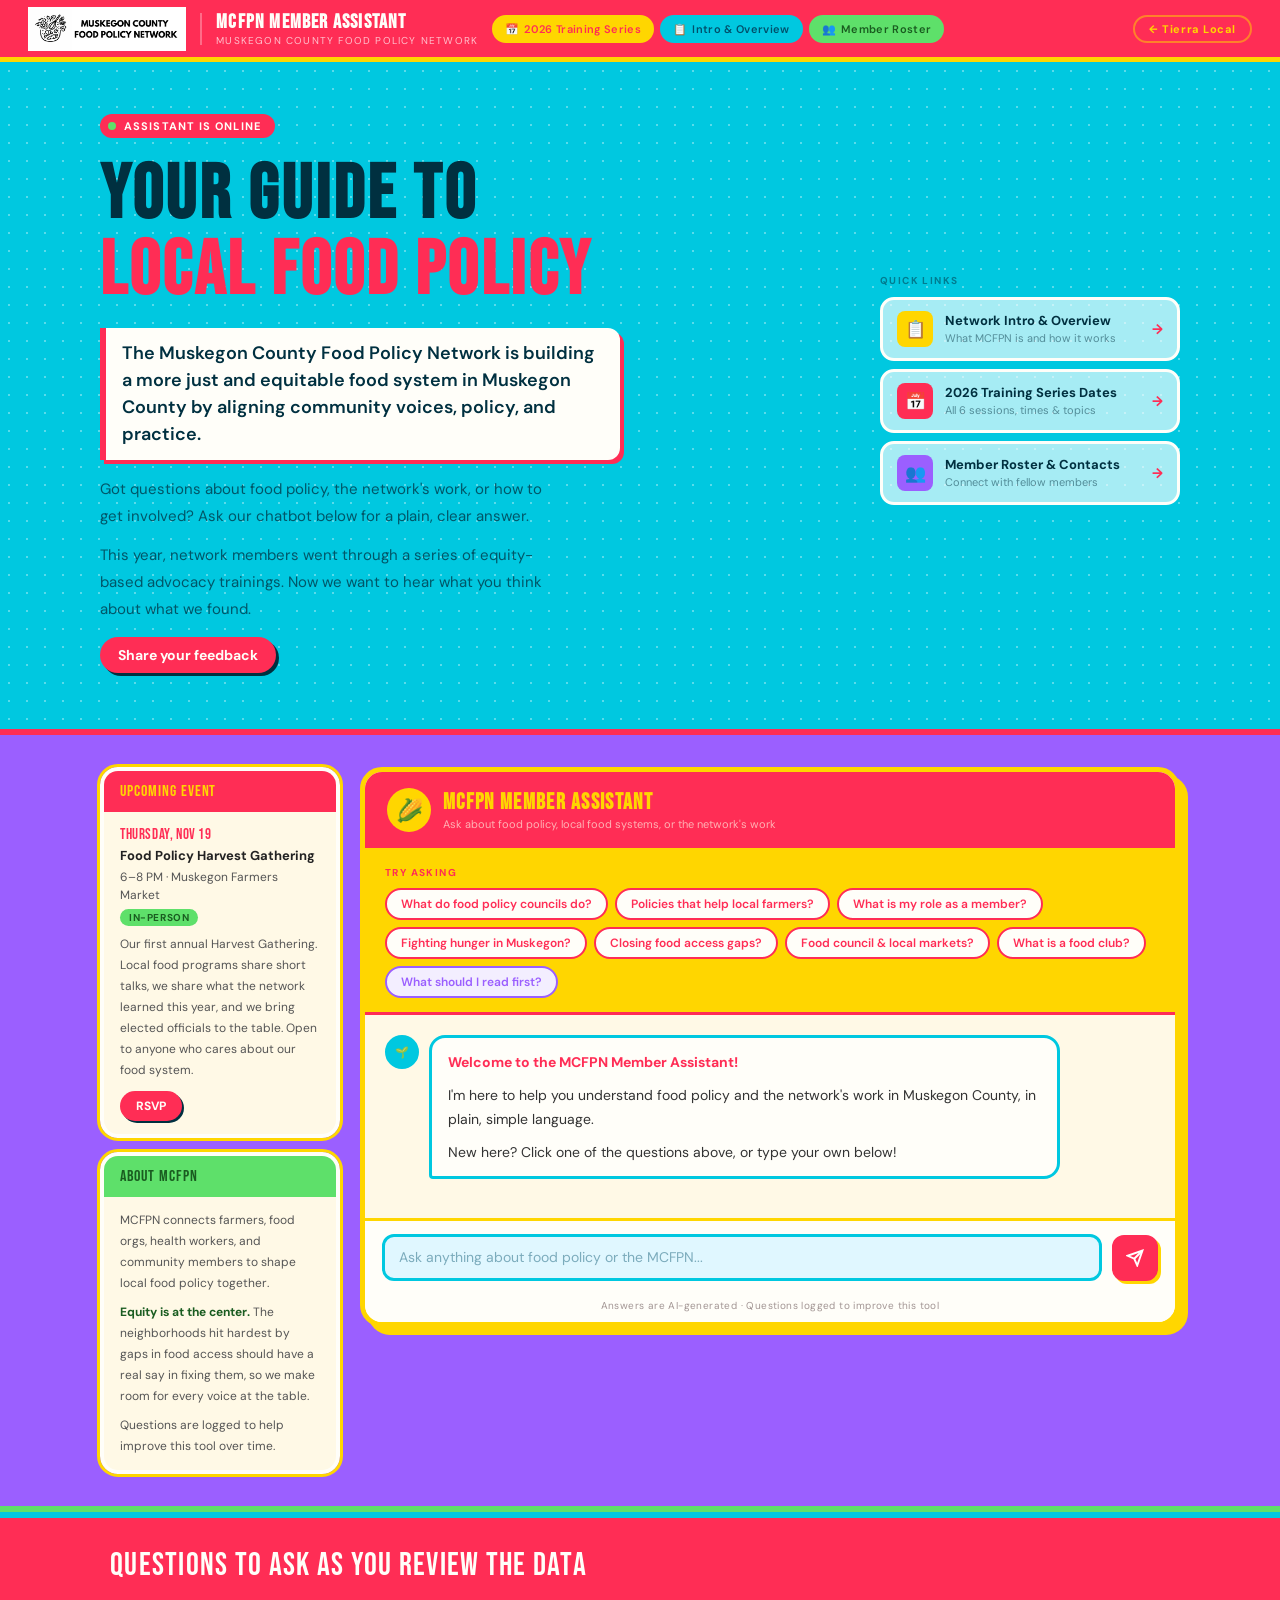
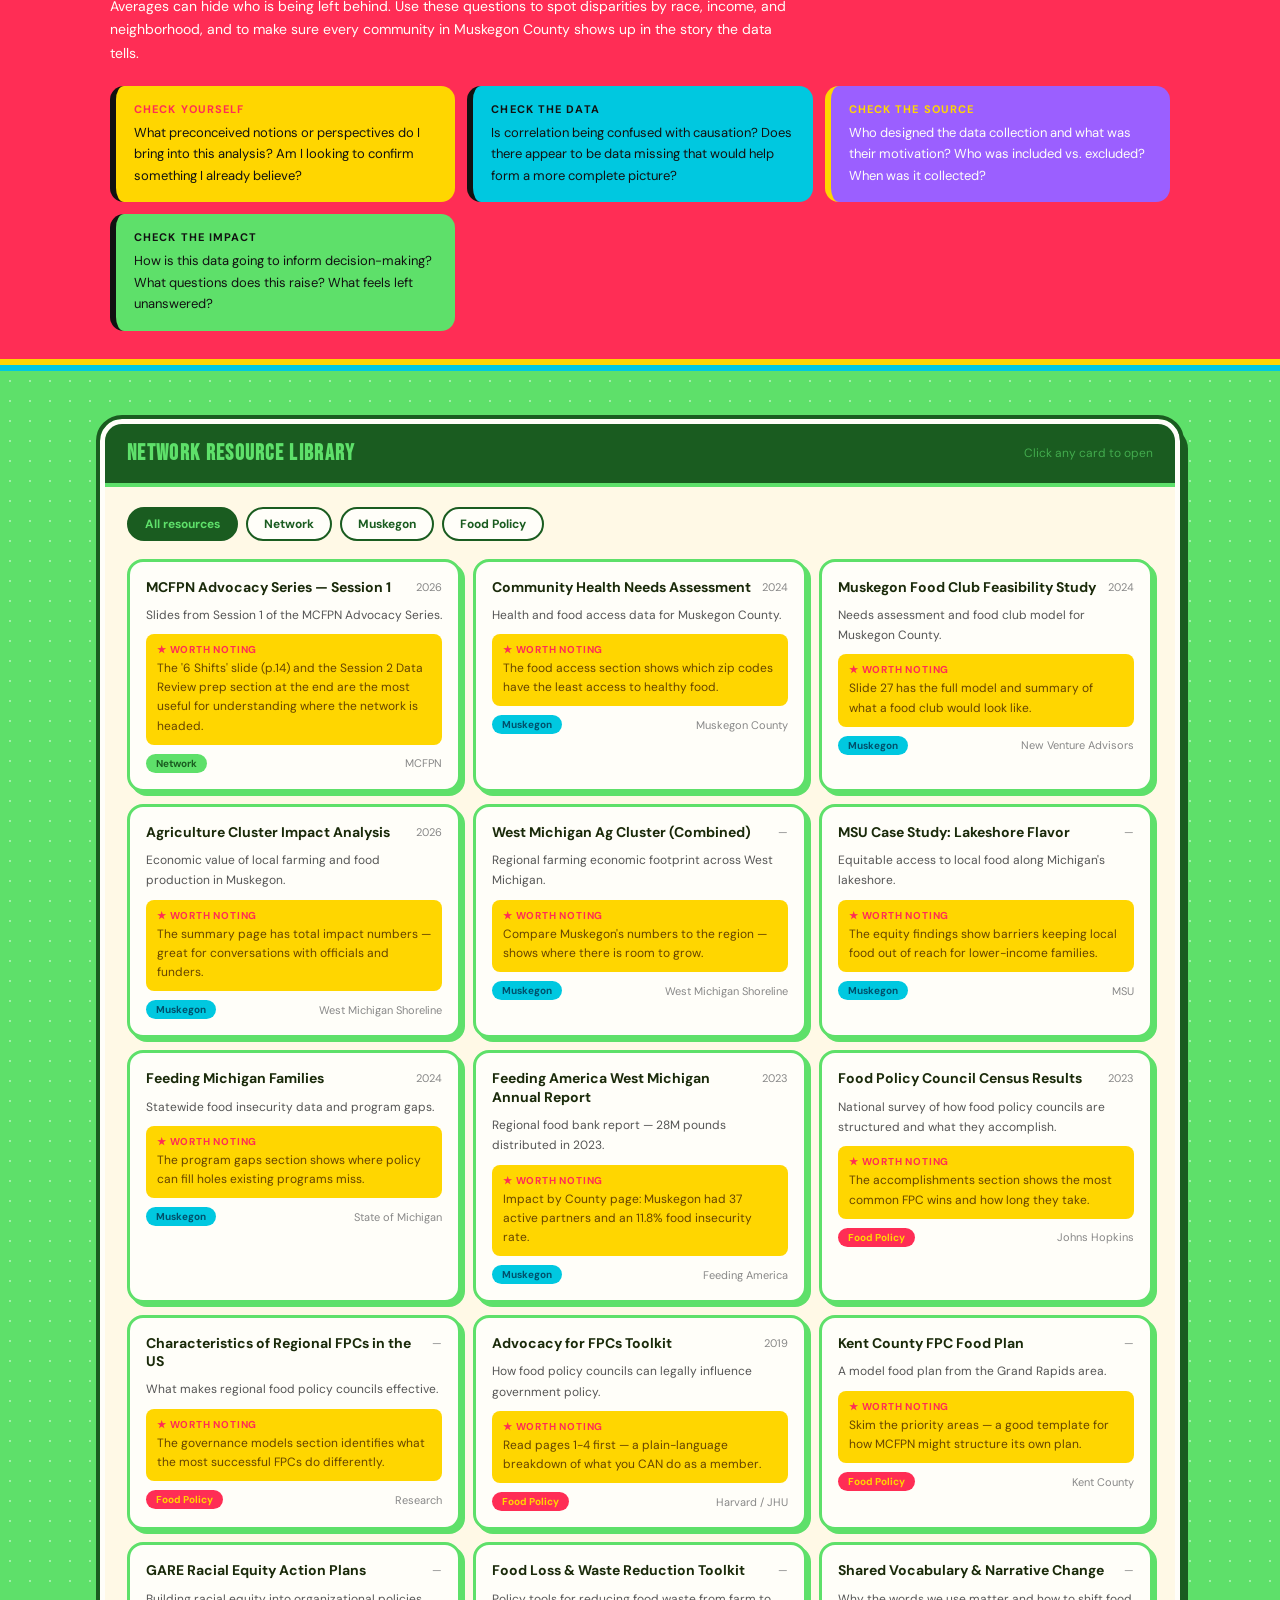
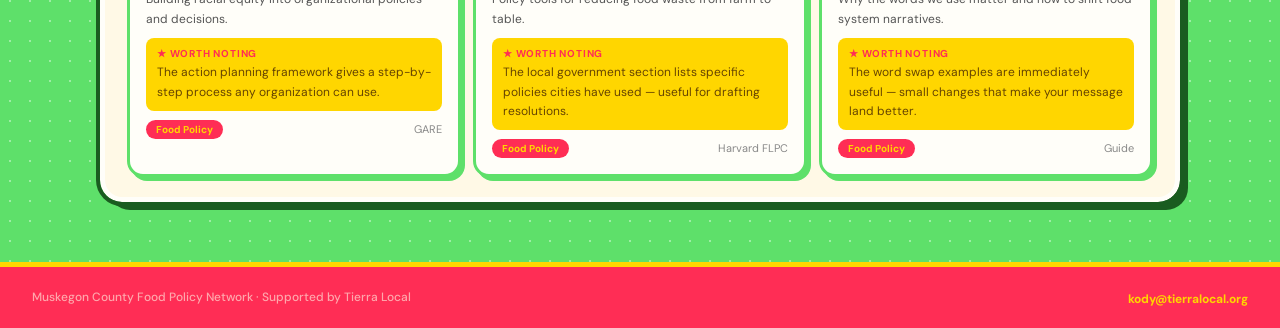
<file: mcfpn.html>
<!DOCTYPE html>
<html lang="en">
<head>
<meta charset="UTF-8"/>
<meta name="viewport" content="width=device-width,initial-scale=1.0"/>
<title>MCFPN Member Assistant</title>
<link href="https://fonts.googleapis.com/css2?family=Bebas+Neue&family=DM+Sans:wght@300;400;500;600&display=swap" rel="stylesheet">
<style>
:root{
  --hot:    #FF2D55;
  --yellow: #FFD600;
  --cyan:   #00C8E0;
  --lime:   #5EE06A;
  --violet: #9B5FFF;
  --orange: #FF7A00;
  --white:  #FFFEF9;
  --cream:  #FFF9E6;
  --skyblue:#E0F7FF;
  --limelt: #EDFFF0;
  --hotlt:  #FFF0F3;
  --viollt: #F3EEFF;
}
*,*::before,*::after{box-sizing:border-box;margin:0;padding:0}
html{scroll-behavior:smooth}
body{font-family:'DM Sans',sans-serif;background:var(--yellow);color:#222;font-size:16px;min-height:100vh}
/* ── APPBAR ── */
.appbar{
  background:var(--hot);
  padding:0 28px;
  min-height:62px;
  display:flex;align-items:center;justify-content:space-between;flex-wrap:wrap;gap:8px;
  position:sticky;top:0;z-index:100;
  border-bottom:5px solid var(--yellow);
}
.appbar-left{display:flex;align-items:center;gap:14px;flex-wrap:wrap}
.appbar-logo{height:44px;}
.appbar-sep{width:2px;height:32px;background:rgba(255,255,255,.3)}
.appbar-titles h1{font-family:'Bebas Neue',sans-serif;font-size:20px;letter-spacing:.06em;color:var(--white);line-height:1.1}
.appbar-titles p{font-size:10px;color:rgba(255,255,255,.7);letter-spacing:.12em;text-transform:uppercase;margin-top:1px}
/* top doc buttons */
.appbar-docs{display:flex;align-items:center;gap:6px;flex-wrap:wrap}
.appbar-doc{
  display:inline-flex;align-items:center;gap:5px;
  padding:5px 11px;border-radius:100px;
  font-size:11px;font-weight:600;letter-spacing:.03em;text-decoration:none;
  transition:all .18s;white-space:nowrap;border:2px solid transparent
}
.ad-yellow{background:var(--yellow);color:#FF2D55;border-color:var(--yellow)}
.ad-yellow:hover{background:#fff;color:#FF2D55;border-color:#fff}
.ad-cyan{background:var(--cyan);color:#00506B;border-color:var(--cyan)}
.ad-cyan:hover{background:#fff;color:#00506B;border-color:#fff}
.ad-lime{background:var(--lime);color:#1A5C20;border-color:var(--lime)}
.ad-lime:hover{background:#fff;color:#1A5C20;border-color:#fff}
/* tierra link */
.appbar-link{
  font-size:11px;font-weight:700;color:var(--yellow);text-decoration:none;
  border:2px solid rgba(255,214,0,.5);border-radius:100px;padding:5px 14px;
  transition:all .2s;letter-spacing:.05em;white-space:nowrap
}
.appbar-link:hover{background:var(--yellow);color:var(--hot)}
/* ── HERO ── */
.hero{
  background:var(--cyan);
  padding:52px 32px 56px;
  position:relative;overflow:hidden;
  border-bottom:6px solid var(--hot)
}
/* halftone dots */
.hero::before{
  content:'';position:absolute;inset:0;
  background-image:radial-gradient(circle,rgba(255,255,255,.35) 1.5px,transparent 1.5px);
  background-size:18px 18px;pointer-events:none
}
.hero-inner{max-width:1080px;margin:0 auto;display:grid;grid-template-columns:1fr 300px;gap:48px;align-items:center;position:relative}
.hero-badge{
  display:inline-flex;align-items:center;gap:8px;
  background:var(--hot);border-radius:100px;padding:5px 14px 5px 8px;
  font-size:11px;font-weight:700;letter-spacing:.10em;text-transform:uppercase;
  color:var(--white);margin-bottom:20px;width:fit-content
}
.hero-dot{width:8px;height:8px;border-radius:50%;background:var(--lime);animation:blink 2s infinite}
@keyframes blink{0%,100%{opacity:1}50%{opacity:.2}}
.hero-headline{
  font-family:'Bebas Neue',sans-serif;
  font-size:clamp(44px,6vw,76px);color:#003040;line-height:1;
  letter-spacing:.04em;margin-bottom:18px
}
.hero-headline em{color:var(--hot);font-style:normal;display:block}
.hero-mission{
  font-size:18px;font-weight:600;color:#003040;line-height:1.5;
  background:var(--white);border-left:6px solid var(--hot);border-radius:0 12px 12px 0;
  padding:12px 16px;margin-bottom:16px;max-width:520px;
  box-shadow:4px 4px 0 var(--hot)
}
.hero-sub{font-size:15px;font-weight:400;color:rgba(0,48,64,.75);line-height:1.8;max-width:460px}
/* hero doc strip */
.hero-docs-label{font-size:10px;font-weight:700;letter-spacing:.14em;text-transform:uppercase;color:rgba(0,48,64,.5);margin-bottom:10px}
.hero-doc{
  display:flex;align-items:center;gap:12px;
  background:rgba(255,255,255,.65);border:3px solid var(--white);
  border-radius:14px;padding:11px 14px;margin-bottom:8px;
  text-decoration:none;transition:all .18s
}
.hero-doc:hover{background:var(--white);border-color:var(--hot);transform:translateX(4px)}
.hero-doc-icon{width:36px;height:36px;border-radius:8px;flex-shrink:0;display:flex;align-items:center;justify-content:center;font-size:17px}
.ico-y{background:var(--yellow)}
.ico-h{background:var(--hot)}
.ico-v{background:var(--violet)}
.hero-doc-name{font-size:13px;font-weight:700;color:#003040;line-height:1.3}
.hero-doc-sub{font-size:11px;color:rgba(0,48,64,.5);margin-top:2px}
.hero-doc-arr{color:var(--hot);font-size:14px;margin-left:auto;font-weight:700}
/* ── CHAT SECTION ── */
.chat-section{
  background:var(--violet);
  padding:32px 32px 0;
  border-bottom:6px solid var(--lime)
}
/* halftone stripes */
.chat-section::before{
  content:'';display:block;height:0
}
.chat-inner{max-width:1080px;margin:0 auto;display:grid;grid-template-columns:240px 1fr;gap:20px;align-items:start}
/* Sidebar */
.sidebar{display:flex;flex-direction:column;gap:14px;padding-bottom:32px}
.side-card{background:var(--white);border-radius:18px;overflow:hidden;border:4px solid var(--white);outline:3px solid var(--yellow)}
.side-head{padding:11px 16px;font-family:'Bebas Neue',sans-serif;font-size:16px;letter-spacing:.06em}
.sh-hot{background:var(--hot);color:var(--yellow)}
.sh-lime{background:var(--lime);color:#1A5C20}
.side-body{padding:13px 16px;background:var(--cream)}
.mtg-row{padding:9px 0;border-bottom:2px dashed rgba(155,95,255,.25)}
.mtg-row:last-child{border-bottom:none;padding-bottom:0}
.mtg-date{font-family:'Bebas Neue',sans-serif;font-size:15px;letter-spacing:.04em;color:var(--hot)}
.mtg-desc{font-size:12px;color:#555;margin-top:2px;line-height:1.5}
.mtg-tag{display:inline-block;margin-top:5px;font-size:10px;font-weight:700;letter-spacing:.06em;text-transform:uppercase;padding:2px 9px;border-radius:100px}
.tag-ip{background:var(--lime);color:#1A5C20}
.tag-vt{background:var(--cyan);color:#00506B}
.note-txt{font-size:12px;line-height:1.75;color:#555}
/* Chat panel */
.chat-panel{
  background:var(--white);border-radius:22px;
  border:5px solid var(--yellow);
  display:flex;flex-direction:column;min-height:560px;overflow:hidden;
  box-shadow:8px 8px 0 var(--yellow)
}
.chat-head{
  background:var(--hot);padding:16px 22px;
  display:flex;align-items:center;gap:12px;
  border-bottom:4px solid var(--yellow)
}
.chat-head-icon{
  width:44px;height:44px;background:var(--yellow);
  border-radius:50%;display:flex;align-items:center;justify-content:center;flex-shrink:0;font-size:22px
}
.chat-head-title h2{font-family:'Bebas Neue',sans-serif;font-size:22px;letter-spacing:.06em;color:var(--yellow)}
.chat-head-title p{font-size:11px;color:rgba(255,249,230,.65);margin-top:1px}
/* Chips */
.chips-bar{padding:14px 20px;background:var(--yellow);border-bottom:3px solid var(--hot)}
.chips-label{font-size:10px;font-weight:700;letter-spacing:.14em;text-transform:uppercase;color:var(--hot);margin-bottom:9px}
.chips-wrap{display:flex;flex-wrap:wrap;gap:7px}
.chip{
  background:var(--white);color:var(--hot);
  border:2.5px solid var(--hot);border-radius:100px;
  padding:6px 14px;font-family:'DM Sans',sans-serif;
  font-size:12px;font-weight:600;cursor:pointer;transition:all .18s
}
.chip:hover{background:var(--hot);color:var(--yellow);transform:translateY(-2px);box-shadow:0 3px 0 rgba(255,45,85,.4)}
.chip.doc{background:var(--viollt);color:var(--violet);border-color:var(--violet)}
.chip.doc:hover{background:var(--violet);color:var(--white)}
/* Messages */
.chat-msgs{flex:1;overflow-y:auto;padding:20px;display:flex;flex-direction:column;gap:14px;background:var(--cream)}
.msg{display:flex;gap:10px;align-items:flex-start;animation:msgIn .22s ease}
@keyframes msgIn{from{opacity:0;transform:translateY(8px)}to{opacity:1;transform:translateY(0)}}
.msg.user{flex-direction:row-reverse}
.msg-av{width:34px;height:34px;border-radius:50%;flex-shrink:0;display:flex;align-items:center;justify-content:center;font-size:11px;font-weight:700}
.msg.user .msg-av{background:var(--hot);color:var(--yellow);border:3px solid var(--hot)}
.msg.assistant .msg-av{background:var(--cyan);color:#003040;border:3px solid var(--cyan)}
.msg-bub{max-width:82%;padding:12px 16px;border-radius:16px;font-size:14px;line-height:1.75}
.msg.user .msg-bub{background:var(--hot);color:var(--yellow);border-radius:16px 16px 4px 16px;font-weight:500}
.msg.assistant .msg-bub{background:var(--white);color:#333;border:3px solid var(--cyan);border-radius:16px 16px 16px 4px}
.msg-bub p{margin-bottom:8px}.msg-bub p:last-child{margin-bottom:0}
.msg-bub ul{padding-left:18px;margin:6px 0}.msg-bub li{margin-bottom:4px}
.msg-bub strong{font-weight:700;color:var(--hot)}
.typing{display:flex;gap:5px;align-items:center;padding:3px 0}
.tdot{width:8px;height:8px;background:var(--cyan);border-radius:50%;animation:tb 1.2s infinite}
.tdot:nth-child(2){animation-delay:.2s;background:var(--hot)}
.tdot:nth-child(3){animation-delay:.4s;background:var(--violet)}
@keyframes tb{0%,60%,100%{transform:translateY(0);opacity:.4}30%{transform:translateY(-6px);opacity:1}}
/* Input */
.chat-input-row{padding:13px 17px;border-top:3px solid var(--yellow);display:flex;gap:10px;align-items:flex-end;background:var(--white)}
.chat-input{flex:1;resize:none;border:3px solid var(--cyan);border-radius:12px;padding:10px 14px;font-family:'DM Sans',sans-serif;font-size:14px;color:#333;background:var(--skyblue);outline:none;transition:border-color .2s;min-height:46px;max-height:130px;line-height:1.5}
.chat-input:focus{border-color:var(--violet);background:var(--white)}
.chat-input::placeholder{color:rgba(0,80,107,.45)}
.send-btn{width:46px;height:46px;background:var(--hot);border:3px solid var(--hot);border-radius:12px;cursor:pointer;display:flex;align-items:center;justify-content:center;flex-shrink:0;transition:all .18s;box-shadow:3px 3px 0 var(--yellow)}
.send-btn:hover{background:var(--violet);border-color:var(--violet);box-shadow:3px 3px 0 rgba(155,95,255,.4)}
.send-btn:disabled{background:rgba(200,200,200,.6);border-color:rgba(200,200,200,.6);box-shadow:none;cursor:not-allowed}
.send-btn svg{color:#fff}
.chat-note{padding:5px 18px 10px;font-size:10px;color:rgba(100,80,80,.6);text-align:center;background:var(--white);letter-spacing:.04em}

/* ── RESOURCES ── */
.res-section{
  background:var(--lime);
  padding:36px 32px 48px;
  border-top:6px solid var(--cyan)
}
/* halftone */
.res-section{position:relative}
.res-section::before{
  content:'';position:absolute;inset:0;
  background-image:radial-gradient(circle,rgba(255,255,255,.4) 1.5px,transparent 1.5px);
  background-size:20px 20px;pointer-events:none
}
.res-inner{max-width:1080px;margin:0 auto;position:relative}
.res-eyebrow{font-family:'Bebas Neue',sans-serif;font-size:14px;letter-spacing:.18em;color:#1A5C20;margin-bottom:12px}
.res-panel{background:var(--white);border-radius:22px;overflow:hidden;border:5px solid var(--white);outline:4px solid #1A5C20;box-shadow:8px 8px 0 #1A5C20}
.res-panel-head{background:#1A5C20;padding:16px 22px;display:flex;justify-content:space-between;align-items:center;border-bottom:4px solid var(--lime)}
.res-panel-head h3{font-family:'Bebas Neue',sans-serif;font-size:22px;letter-spacing:.06em;color:var(--lime)}
.res-panel-head span{font-size:12px;color:rgba(94,224,106,.6)}
.res-panel-body{padding:20px 22px;background:var(--cream)}
.res-filters{display:flex;gap:8px;margin-bottom:18px;flex-wrap:wrap}
.rf{padding:7px 16px;border-radius:100px;border:2.5px solid #1A5C20;font-family:'DM Sans',sans-serif;font-size:12px;font-weight:700;cursor:pointer;background:var(--white);color:#1A5C20;transition:all .18s}
.rf.on{background:#1A5C20;color:var(--lime)}
.rf:hover:not(.on){background:var(--lime);color:#1A5C20}
.res-grid{display:grid;grid-template-columns:repeat(auto-fill,minmax(280px,1fr));gap:12px}
.rc{background:var(--white);border:3px solid var(--lime);border-radius:16px;padding:16px;display:flex;flex-direction:column;gap:9px;cursor:pointer;transition:all .18s;text-decoration:none;box-shadow:4px 4px 0 var(--lime)}
.rc:hover{border-color:var(--hot);box-shadow:5px 5px 0 var(--hot);transform:translate(-1px,-1px)}
.rc-top{display:flex;justify-content:space-between;align-items:flex-start;gap:8px}
.rc-name{font-family:'DM Sans',sans-serif;font-size:14px;font-weight:700;color:#1A2A0A;line-height:1.3}
.rc-year{font-size:11px;color:#888;white-space:nowrap;flex-shrink:0;margin-top:2px}
.rc-desc{font-size:12px;color:#555;line-height:1.7}
.rc-spot{background:var(--yellow);border-radius:8px;padding:9px 11px}
.rc-spot-lbl{font-size:10px;font-weight:700;letter-spacing:.08em;text-transform:uppercase;color:var(--hot);margin-bottom:3px}
.rc-spot p{font-size:12px;color:#664400;line-height:1.6}
.rc-foot{display:flex;justify-content:space-between;align-items:center}
.rc-tag{font-size:10px;padding:3px 10px;border-radius:100px;font-weight:700}
.tn{background:var(--lime);color:#1A5C20}
.tm{background:var(--cyan);color:#00506B}
.tp{background:var(--hot);color:var(--yellow)}
.rc-org{font-size:11px;color:#888}
/* FOOTER */
footer{background:var(--hot);padding:20px 32px;display:flex;justify-content:space-between;align-items:center;border-top:5px solid var(--yellow)}
footer .fl{font-size:12px;color:rgba(255,249,230,.6);font-weight:500}
footer .fr a{font-size:12px;color:var(--yellow);text-decoration:none;font-weight:700}
footer .fr a:hover{text-decoration:underline}
@media(max-width:900px){
  .hero-inner{grid-template-columns:1fr}.hero-docs-col{display:none}
  .chat-inner{grid-template-columns:1fr}.sidebar{order:2}.chat-panel{order:1}
  .appbar{padding:10px 16px;gap:6px}
  .appbar-docs{gap:4px}
  .hero,.chat-section,.res-section{padding-left:16px;padding-right:16px}
  .hero-mission{font-size:16px}
}
@media(max-width:500px){
  .res-grid{grid-template-columns:1fr}
  .appbar-doc span{display:none}
  .appbar-doc{padding:5px 8px}
}
</style>
</head>
<body>
<!-- APPBAR -->
<header class="appbar">
  <div class="appbar-left">
    <img class="appbar-logo" src="MCFPN_Logo.png" alt="MCFPN"/>
    <div class="appbar-sep"></div>
    <div class="appbar-titles">
      <h1>MCFPN Member Assistant</h1>
      <p>Muskegon County Food Policy Network</p>
    </div>
    <div class="appbar-docs">
      <a class="appbar-doc ad-yellow" href="https://drive.google.com/file/d/1Z-0gjYL7xeFb7JC3xuLDy7nyI8xRr2IW/view?usp=drive_link" target="_blank">📅 <span>2026 Training Series</span></a>
      <a class="appbar-doc ad-cyan" href="https://drive.google.com/file/d/1DEUIjFU3vD49Hub-edFCVuQ55a7DvqtZ/view" target="_blank">📋 <span>Intro &amp; Overview</span></a>
      <a class="appbar-doc ad-lime" href="https://docs.google.com/spreadsheets/d/12D3F93tRQqASlS4iUGbiS5RwVEyhT6BkeNC9BetE6FY/edit" target="_blank">👥 <span>Member Roster</span></a>
    </div>
  </div>
  <a href="https://tierralocal.org" class="appbar-link">← Tierra Local</a>
</header>
<!-- HERO -->
<div class="hero">
  <div class="hero-inner">
    <div>
      <div class="hero-badge"><div class="hero-dot"></div>Assistant is online</div>
      <h2 class="hero-headline">Your Guide to<em>Local Food Policy</em></h2>
      <p class="hero-mission">The Muskegon County Food Policy Network is building a more just and equitable food system in Muskegon County by aligning community voices, policy, and practice.</p>
      <p class="hero-sub">Got questions about food policy, the network's work, or how to get involved? Ask our chatbot below for a plain, clear answer.</p>
      <p class="hero-sub" style="margin-top:12px">This year, network members went through a series of equity-based advocacy trainings. Now we want to hear what you think about what we found.</p>
      <a href="/feedback" style="display:inline-block;margin-top:14px;background:#FF2D55;color:#FFFEF9;padding:9px 18px;border-radius:100px;font-size:14px;font-weight:700;text-decoration:none;box-shadow:3px 3px 0 #003040">Share your feedback</a>
    </div>
    <div class="hero-docs-col">
      <div class="hero-docs-label">Quick links</div>
      <a class="hero-doc" href="https://drive.google.com/file/d/1DEUIjFU3vD49Hub-edFCVuQ55a7DvqtZ/view" target="_blank">
        <div class="hero-doc-icon ico-y">📋</div>
        <div><div class="hero-doc-name">Network Intro &amp; Overview</div><div class="hero-doc-sub">What MCFPN is and how it works</div></div>
        <div class="hero-doc-arr">→</div>
      </a>
      <a class="hero-doc" href="https://drive.google.com/file/d/1Z-0gjYL7xeFb7JC3xuLDy7nyI8xRr2IW/view?usp=drive_link" target="_blank">
        <div class="hero-doc-icon ico-h">📅</div>
        <div><div class="hero-doc-name">2026 Training Series Dates</div><div class="hero-doc-sub">All 6 sessions, times &amp; topics</div></div>
        <div class="hero-doc-arr">→</div>
      </a>
      <a class="hero-doc" href="https://docs.google.com/spreadsheets/d/12D3F93tRQqASlS4iUGbiS5RwVEyhT6BkeNC9BetE6FY/edit" target="_blank">
        <div class="hero-doc-icon ico-v">👥</div>
        <div><div class="hero-doc-name">Member Roster &amp; Contacts</div><div class="hero-doc-sub">Connect with fellow members</div></div>
        <div class="hero-doc-arr">→</div>
      </a>
    </div>
  </div>
</div>
<!-- CHAT SECTION -->
<div class="chat-section">
  <div class="chat-inner">
    <aside class="sidebar">
      <div class="side-card">
        <div class="side-head sh-hot">Upcoming Event</div>
        <div class="side-body">
          <div class="mtg-date">Thursday, Nov 19</div>
          <div class="mtg-desc" style="font-weight:700;color:#222;font-size:13px">Food Policy Harvest Gathering</div>
          <div class="mtg-desc">6–8 PM · Muskegon Farmers Market</div>
          <span class="mtg-tag tag-ip">In-Person</span>
          <p class="note-txt" style="margin-top:8px">Our first annual Harvest Gathering. Local food programs share short talks, we share what the network learned this year, and we bring elected officials to the table. Open to anyone who cares about our food system.</p>
          <a href="https://docs.google.com/forms/d/e/1FAIpQLSdpjgsZ7CTM5068seBus2ZYM6kvJi0elIjEPN84iHvOiDODfw/viewform?usp=header" target="_blank" style="display:inline-block;margin-top:10px;background:#FF2D55;color:#FFFEF9;padding:7px 16px;border-radius:100px;font-size:12px;font-weight:700;text-decoration:none;box-shadow:2px 2px 0 #003040">RSVP</a>
        </div>
      </div>
      <div class="side-card">
        <div class="side-head sh-lime">About MCFPN</div>
        <div class="side-body">
          <p class="note-txt">MCFPN connects farmers, food orgs, health workers, and community members to shape local food policy together.</p>
          <p class="note-txt" style="margin-top:8px"><strong style="color:#1A5C20">Equity is at the center.</strong> The neighborhoods hit hardest by gaps in food access should have a real say in fixing them, so we make room for every voice at the table.</p>
          <p class="note-txt" style="margin-top:8px">Questions are logged to help improve this tool over time.</p>
        </div>
      </div>
    </aside>
    <div class="chat-panel">
      <div class="chat-head">
        <div class="chat-head-icon">🌽</div>
        <div class="chat-head-title">
          <h2>MCFPN Member Assistant</h2>
          <p>Ask about food policy, local food systems, or the network's work</p>
        </div>
      </div>
      <div class="chips-bar">
        <div class="chips-label">Try asking</div>
        <div class="chips-wrap">
          <button class="chip" onclick="usePrompt('What do food policy councils do?')">What do food policy councils do?</button>
          <button class="chip" onclick="usePrompt('What kind of policies help local farmers?')">Policies that help local farmers?</button>
          <button class="chip" onclick="usePrompt('What is my role as a member?')">What is my role as a member?</button>
          <button class="chip" onclick="usePrompt('How do organizations fight hunger in Muskegon?')">Fighting hunger in Muskegon?</button>
          <button class="chip" onclick="usePrompt('How does MCFPN work to close gaps in food access across Muskegon County, and who is most affected?')">Closing food access gaps?</button>
          <button class="chip" onclick="usePrompt('How can a food council get more food to local markets?')">Food council &amp; local markets?</button>
          <button class="chip" onclick="usePrompt('What is a food club?')">What is a food club?</button>
          <button class="chip doc" onclick="usePrompt('What should I read first in the MCFPN documents?')">What should I read first?</button>
        </div>
      </div>
      <div class="chat-msgs" id="chat-msgs">
        <div class="msg assistant">
          <div class="msg-av">🌱</div>
          <div class="msg-bub">
            <p><strong>Welcome to the MCFPN Member Assistant!</strong></p>
            <p>I'm here to help you understand food policy and the network's work in Muskegon County, in plain, simple language.</p>
            <p>New here? Click one of the questions above, or type your own below!</p>
          </div>
        </div>
      </div>
      <div class="chat-input-row">
        <textarea id="chat-input" class="chat-input" placeholder="Ask anything about food policy or the MCFPN..." rows="1"
          onkeydown="handleKeydown(event)" oninput="autoResize(this)"></textarea>
        <button class="send-btn" id="send-btn" onclick="sendMessage()" title="Send">
          <svg width="18" height="18" viewBox="0 0 24 24" fill="none" stroke="currentColor" stroke-width="2.5">
            <line x1="22" y1="2" x2="11" y2="13"/><polygon points="22 2 15 22 11 13 2 9 22 2"/>
          </svg>
        </button>
      </div>
      <div class="chat-note">Answers are AI-generated · Questions logged to improve this tool</div>
    </div>
  </div>
</div>
 
<!-- BIAS QUESTIONS -->
<div style="background:#FF2D55;padding:28px 32px;border-top:6px solid #00C8E0">
  <div style="max-width:1060px;margin:0 auto">
    <div style="font-family:'Bebas Neue',sans-serif;font-size:32px;letter-spacing:.04em;color:#FFFEF9;margin-bottom:10px">Questions to ask as you review the data</div>
    <p style="font-size:14px;color:#FFFEF9;line-height:1.7;max-width:680px;margin-bottom:20px">Averages can hide who is being left behind. Use these questions to spot disparities by race, income, and neighborhood, and to make sure every community in Muskegon County shows up in the story the data tells.</p>
    <div style="display:grid;grid-template-columns:repeat(auto-fit,minmax(260px,1fr));gap:12px">
      <div style="background:#FFD600;border-radius:14px;padding:16px 18px;border-left:6px solid #111111"><div style="font-size:11px;font-weight:700;letter-spacing:.1em;text-transform:uppercase;color:#FF2D55;margin-bottom:6px">Check Yourself</div><div style="font-size:13px;color:#111111;line-height:1.65">What preconceived notions or perspectives do I bring into this analysis? Am I looking to confirm something I already believe?</div></div>
      <div style="background:#00C8E0;border-radius:14px;padding:16px 18px;border-left:6px solid #111111"><div style="font-size:11px;font-weight:700;letter-spacing:.1em;text-transform:uppercase;color:#111111;margin-bottom:6px">Check the Data</div><div style="font-size:13px;color:#111111;line-height:1.65">Is correlation being confused with causation? Does there appear to be data missing that would help form a more complete picture?</div></div>
      <div style="background:#9B5FFF;border-radius:14px;padding:16px 18px;border-left:6px solid #FFD600"><div style="font-size:11px;font-weight:700;letter-spacing:.1em;text-transform:uppercase;color:#FFD600;margin-bottom:6px">Check the Source</div><div style="font-size:13px;color:#FFFEF9;line-height:1.65">Who designed the data collection and what was their motivation? Who was included vs. excluded? When was it collected?</div></div>
      <div style="background:#5EE06A;border-radius:14px;padding:16px 18px;border-left:6px solid #111111"><div style="font-size:11px;font-weight:700;letter-spacing:.1em;text-transform:uppercase;color:#111111;margin-bottom:6px">Check the Impact</div><div style="font-size:13px;color:#111111;line-height:1.65">How is this data going to inform decision-making? What questions does this raise? What feels left unanswered?</div></div>
    </div>
 
  </div>
</div>
 
<!-- RESOURCES -->
<div style="background:#1A5C20;height:6px;border-top:6px solid #FFD600"></div>
<div class="res-section" style="padding-top:36px;padding-bottom:60px">
  <div class="res-inner" style="padding-top:12px">
    <div class="res-panel">
      <div class="res-panel-head">
        <h3>Network Resource Library</h3>
        <span>Click any card to open</span>
      </div>
      <div class="res-panel-body">
        <div class="res-filters">
          <button class="rf on" onclick="filterRes('all',this)">All resources</button>
          <button class="rf" onclick="filterRes('network',this)">Network</button>
          <button class="rf" onclick="filterRes('muskegon',this)">Muskegon</button>
          <button class="rf" onclick="filterRes('policy',this)">Food Policy</button>
        </div>
        <div class="res-grid" id="res-grid"></div>
      </div>
    </div>
  </div>
</div>
<footer>
  <span class="fl">Muskegon County Food Policy Network · Supported by Tierra Local</span>
  <span class="fr"><a href="mailto:kody@tierralocal.org">kody@tierralocal.org</a></span>
</footer>
<script>
const APPS_SCRIPT_URL='https://script.google.com/macros/s/AKfycbyXTNyoFfWhHTDTR2SLCY1oHSoUIOgr0FEcyk9hnX68VIIdsCW51Fn81g6DN2pDU3pV/exec';
const DOCS=[
  {name:"MCFPN Advocacy Series — Session 1",org:"MCFPN",year:"2026",type:"network",url:"MCFPN%20Advocacy%20Session%201.pdf",desc:"Slides from Session 1 of the MCFPN Advocacy Series.",spot:"The '6 Shifts' slide (p.14) and the Session 2 Data Review prep section at the end are the most useful for understanding where the network is headed."},
  {name:"Community Health Needs Assessment",org:"Muskegon County",year:"2024",type:"muskegon",url:"https://drive.google.com/file/d/1HZCqbXTiRJP_oUt5kpZ0ChAQeFuR6I71/view",desc:"Health and food access data for Muskegon County.",spot:"The food access section shows which zip codes have the least access to healthy food."},
  {name:"Muskegon Food Club Feasibility Study",org:"New Venture Advisors",year:"2024",type:"muskegon",url:"https://docs.google.com/document/d/1NnBtA1HxqUtHQLMu1ZVjGRTosywKf5Emqe_MJs6196U/edit?usp=sharing",desc:"Needs assessment and food club model for Muskegon County.",spot:"Slide 27 has the full model and summary of what a food club would look like."},
  {name:"Agriculture Cluster Impact Analysis",org:"West Michigan Shoreline",year:"2026",type:"muskegon",url:"https://drive.google.com/file/d/1DRO5e3aLohfYDxmgqk1-SNlZ-n-uAUq4/view",desc:"Economic value of local farming and food production in Muskegon.",spot:"The summary page has total impact numbers — great for conversations with officials and funders."},
  {name:"West Michigan Ag Cluster (Combined)",org:"West Michigan Shoreline",year:"—",type:"muskegon",url:"https://drive.google.com/file/d/1OH86JY4Cnrc3_TKUmE-YZJeyHbj0oWYe/view",desc:"Regional farming economic footprint across West Michigan.",spot:"Compare Muskegon's numbers to the region — shows where there is room to grow."},
  {name:"MSU Case Study: Lakeshore Flavor",org:"MSU",year:"—",type:"muskegon",url:"https://drive.google.com/file/d/14tZXez9DK7wVCcObdBRsRV9lss_e2cCH/view",desc:"Equitable access to local food along Michigan's lakeshore.",spot:"The equity findings show barriers keeping local food out of reach for lower-income families."},
  {name:"Feeding Michigan Families",org:"State of Michigan",year:"2024",type:"muskegon",url:"https://drive.google.com/file/d/1_Wgh0sRc9ieC8SeYYESQHef8hn2MokGU/view",desc:"Statewide food insecurity data and program gaps.",spot:"The program gaps section shows where policy can fill holes existing programs miss."},
  {name:"Feeding America West Michigan Annual Report",org:"Feeding America",year:"2023",type:"muskegon",url:"https://drive.google.com/file/d/15J0EnkRZKyCpSDcD_MAvnXSnPQR99JBR/view",desc:"Regional food bank report — 28M pounds distributed in 2023.",spot:"Impact by County page: Muskegon had 37 active partners and an 11.8% food insecurity rate."},
  {name:"Food Policy Council Census Results",org:"Johns Hopkins",year:"2023",type:"policy",url:"https://drive.google.com/file/d/1MpDCxIdwYnck2ok-cGRveDDTS3qnAg4Z/view",desc:"National survey of how food policy councils are structured and what they accomplish.",spot:"The accomplishments section shows the most common FPC wins and how long they take."},
  {name:"Characteristics of Regional FPCs in the US",org:"Research",year:"—",type:"policy",url:"https://drive.google.com/file/d/1DEfy7s4Lh4bm2twMK0YCdOlupp7UGMiG/view",desc:"What makes regional food policy councils effective.",spot:"The governance models section identifies what the most successful FPCs do differently."},
  {name:"Advocacy for FPCs Toolkit",org:"Harvard / JHU",year:"2019",type:"policy",url:"https://drive.google.com/file/d/1v6JgUt3_Kn8BQJXKBpzFLPKel5dON3dG/view",desc:"How food policy councils can legally influence government policy.",spot:"Read pages 1-4 first — a plain-language breakdown of what you CAN do as a member."},
  {name:"Kent County FPC Food Plan",org:"Kent County",year:"—",type:"policy",url:"https://drive.google.com/file/d/1z-8LICRn-4LMou9ib8Ahta8BsgwaxRsH/view",desc:"A model food plan from the Grand Rapids area.",spot:"Skim the priority areas — a good template for how MCFPN might structure its own plan."},
  {name:"GARE Racial Equity Action Plans",org:"GARE",year:"—",type:"policy",url:"https://drive.google.com/file/d/18mkrDnLVY88615JTrS1FDlNRno-xPRoA/view",desc:"Building racial equity into organizational policies and decisions.",spot:"The action planning framework gives a step-by-step process any organization can use."},
  {name:"Food Loss & Waste Reduction Toolkit",org:"Harvard FLPC",year:"—",type:"policy",url:"https://drive.google.com/file/d/13-yJ0cA8vGPpOLN5KJ9CzG0X0Dwrj0y-/view",desc:"Policy tools for reducing food waste from farm to table.",spot:"The local government section lists specific policies cities have used — useful for drafting resolutions."},
  {name:"Shared Vocabulary & Narrative Change",org:"Guide",year:"—",type:"policy",url:"https://docs.google.com/document/d/1EMrv5xrTS7hezJDcpRKtiNOWBiSUmhWO/edit",desc:"Why the words we use matter and how to shift food system narratives.",spot:"The word swap examples are immediately useful — small changes that make your message land better."},
];
const TAGS={network:{label:'Network',cls:'tn'},muskegon:{label:'Muskegon',cls:'tm'},policy:{label:'Food Policy',cls:'tp'}};
function renderRes(f){
  const g=document.getElementById('res-grid');g.innerHTML='';
  (f==='all'?DOCS:DOCS.filter(d=>d.type===f)).forEach(d=>{
    const t=TAGS[d.type];const a=document.createElement('a');
    a.href=d.url;a.target='_blank';a.className='rc';
    a.innerHTML='<div class="rc-top"><span class="rc-name">'+d.name+'</span><span class="rc-year">'+d.year+'</span></div>'+
      '<p class="rc-desc">'+d.desc+'</p>'+
      '<div class="rc-spot"><div class="rc-spot-lbl">★ Worth noting</div><p>'+d.spot+'</p></div>'+
      '<div class="rc-foot"><span class="rc-tag '+t.cls+'">'+t.label+'</span><span class="rc-org">'+d.org+'</span></div>';
    g.appendChild(a);
  });
}
function filterRes(f,btn){document.querySelectorAll('.rf').forEach(b=>b.classList.remove('on'));btn.classList.add('on');renderRes(f);}
renderRes('all');
/* ── CHAT ── */
let hist=[],busy=false;
function sendMessage(){
  const inp=document.getElementById('chat-input');
  const q=inp.value.trim();
  if(!q||busy)return;
  addMsg('user',q);inp.value='';autoResize(inp);
  const snap=hist.slice();
  hist.push({question:q,answer:''});
  const tid=showTyping();setBusy(true);
  fetch(APPS_SCRIPT_URL,{method:'POST',headers:{'Content-Type':'text/plain'},body:JSON.stringify({action:'chat',question:q,history:snap})})
  .then(r=>r.json())
  .then(d=>{
    rmTyping(tid);
    if(d.ok){hist[hist.length-1].answer=d.answer;addMsg('assistant',d.answer);}
    else{addMsg('assistant','Sorry, something went wrong. Please try again.');hist.pop();}
  })
  .catch(()=>{rmTyping(tid);addMsg('assistant','Could not connect. Please try again.');hist.pop();})
  .finally(()=>setBusy(false));
}
function addMsg(role,text){
  const c=document.getElementById('chat-msgs');
  const d=document.createElement('div');d.className='msg '+role;
  d.innerHTML='<div class="msg-av">'+(role==='user'?'You':'🌱')+'</div><div class="msg-bub">'+fmt(text)+'</div>';
  c.appendChild(d);c.scrollTop=c.scrollHeight;
}
function fmt(t){
  let h=t.replace(/&/g,'&amp;').replace(/</g,'&lt;').replace(/>/g,'&gt;')
    .replace(/\*\*(.+?)\*\*/g,'<strong>$1</strong>')
    .replace(/^[-•] (.+)$/gm,'<li>$1</li>');
  h=h.replace(/(<li>[^]*?<\/li>\n?)+/g,m=>'<ul>'+m+'</ul>');
  return h.split(/\n\n+/).map(p=>p.trim().startsWith('<ul>')?p:'<p>'+p.replace(/\n/g,'<br>')+'</p>').join('');
}
function showTyping(){
  const c=document.getElementById('chat-msgs');const id='t'+Date.now();
  const d=document.createElement('div');d.className='msg assistant';d.id=id;
  d.innerHTML='<div class="msg-av">🌱</div><div class="msg-bub" style="background:var(--hot);border-color:var(--hot);color:var(--yellow);font-family:\'Bebas Neue\',sans-serif;font-size:18px;letter-spacing:.06em;display:flex;align-items:center;gap:12px;">⚡ WORKING ON IT...<div class="typing" style="margin:0"><div class="tdot"></div><div class="tdot"></div><div class="tdot"></div></div></div>';
  c.appendChild(d);c.scrollTop=c.scrollHeight;return id;
}
function rmTyping(id){const e=document.getElementById(id);if(e)e.remove();}
function setBusy(s){busy=s;document.getElementById('send-btn').disabled=s;}
function usePrompt(text){const i=document.getElementById('chat-input');i.value=text;autoResize(i);sendMessage();}
function handleKeydown(e){if(e.key==='Enter'&&!e.shiftKey){e.preventDefault();sendMessage();}}
function autoResize(el){el.style.height='auto';el.style.height=Math.min(el.scrollHeight,130)+'px';}
</script>
</body>
</html>
</file>
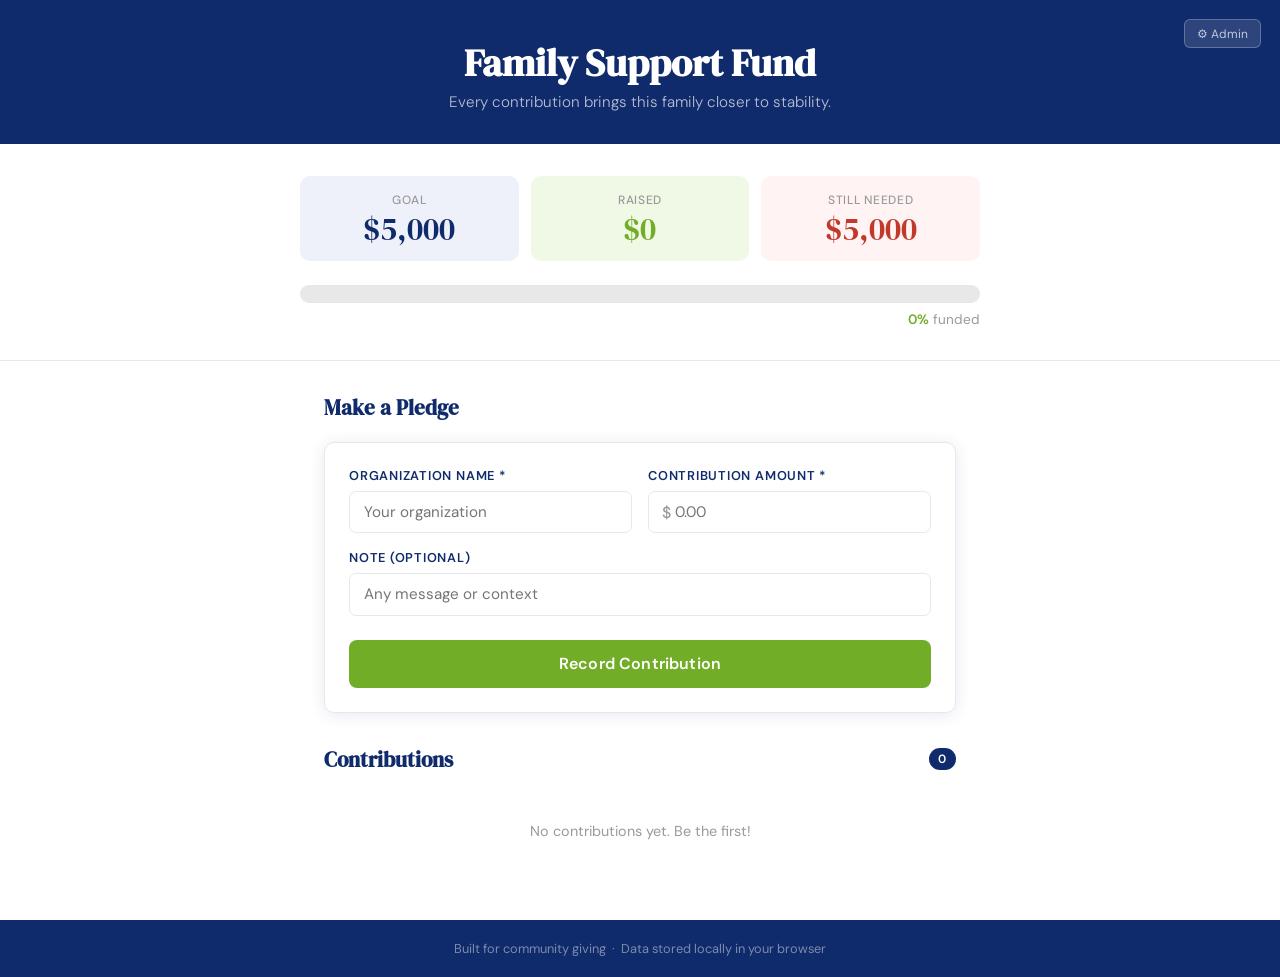
<file: pledge.html>
<!DOCTYPE html>
<html lang="en">
<head>
<meta charset="UTF-8">
<meta name="viewport" content="width=device-width, initial-scale=1.0">
<title>Family Support Fund</title>
<link rel="preconnect" href="https://fonts.googleapis.com">
<link href="https://fonts.googleapis.com/css2?family=DM+Serif+Display:ital@0;1&family=DM+Sans:wght@300;400;500;600&display=swap" rel="stylesheet">
<style>
  :root {
    --navy: #102b6b;
    --green: #72ad28;
    --navy-light: #1a3d8f;
    --green-light: #8fcf35;
    --green-pale: #f0f8e6;
    --navy-pale: #eef1f9;
    --white: #ffffff;
    --gray-100: #f5f5f5;
    --gray-200: #e8e8e8;
    --gray-400: #9a9a9a;
    --gray-700: #333333;
    --red: #c0392b;
    --radius: 10px;
    --shadow: 0 2px 16px rgba(16,43,107,0.10);
  }
 
  * { box-sizing: border-box; margin: 0; padding: 0; }
 
  body {
    font-family: 'DM Sans', sans-serif;
    background: #fff;
    color: var(--gray-700);
    min-height: 100vh;
  }
 
  /* HEADER */
  .header {
    background: var(--navy);
    padding: 2.5rem 1.5rem 2rem;
    text-align: center;
    position: relative;
  }
  .header h1 {
    font-family: 'DM Serif Display', serif;
    color: #fff;
    font-size: clamp(1.6rem, 4vw, 2.4rem);
    line-height: 1.2;
    margin-bottom: 0.4rem;
  }
  .header .subtitle {
    color: rgba(255,255,255,0.7);
    font-size: 0.95rem;
    font-weight: 300;
  }
  .admin-toggle {
    position: absolute;
    top: 1.2rem;
    right: 1.2rem;
    background: rgba(255,255,255,0.12);
    border: 1px solid rgba(255,255,255,0.25);
    color: rgba(255,255,255,0.7);
    font-family: 'DM Sans', sans-serif;
    font-size: 0.75rem;
    padding: 0.35rem 0.75rem;
    border-radius: 6px;
    cursor: pointer;
    transition: all 0.2s;
  }
  .admin-toggle:hover { background: rgba(255,255,255,0.2); color: #fff; }
 
  /* PROGRESS SECTION */
  .progress-section {
    background: var(--white);
    border-bottom: 1px solid var(--gray-200);
    padding: 2rem 1.5rem;
  }
  .progress-inner {
    max-width: 680px;
    margin: 0 auto;
  }
  .stats-row {
    display: grid;
    grid-template-columns: repeat(3, 1fr);
    gap: 12px;
    margin-bottom: 1.5rem;
  }
  .stat-card {
    background: var(--gray-100);
    border-radius: var(--radius);
    padding: 1rem;
    text-align: center;
  }
  .stat-card.goal { background: var(--navy-pale); }
  .stat-card.raised { background: var(--green-pale); }
  .stat-card.needed { background: #fff3f3; }
  .stat-label {
    font-size: 0.75rem;
    font-weight: 500;
    text-transform: uppercase;
    letter-spacing: 0.06em;
    color: var(--gray-400);
    display: block;
    margin-bottom: 0.3rem;
  }
  .stat-value {
    font-family: 'DM Serif Display', serif;
    font-size: clamp(1.4rem, 3vw, 2rem);
    line-height: 1;
  }
  .stat-card.goal .stat-value { color: var(--navy); }
  .stat-card.raised .stat-value { color: var(--green); }
  .stat-card.needed .stat-value { color: var(--red); }
 
  .progress-bar-wrap {
    background: var(--gray-200);
    border-radius: 999px;
    height: 18px;
    overflow: hidden;
    margin-bottom: 0.5rem;
    position: relative;
  }
  .progress-bar-fill {
    height: 100%;
    background: var(--green);
    border-radius: 999px;
    transition: width 0.6s cubic-bezier(.4,0,.2,1);
    min-width: 0;
    position: relative;
  }
  .progress-bar-fill::after {
    content: '';
    position: absolute;
    inset: 0;
    background: linear-gradient(90deg, transparent 0%, rgba(255,255,255,0.25) 50%, transparent 100%);
  }
  .progress-pct {
    font-size: 0.85rem;
    color: var(--gray-400);
    text-align: right;
  }
  .progress-pct span { color: var(--green); font-weight: 600; }
 
  /* FORM SECTION */
  .form-section {
    max-width: 680px;
    margin: 0 auto;
    padding: 2rem 1.5rem;
  }
  .section-title {
    font-family: 'DM Serif Display', serif;
    font-size: 1.3rem;
    color: var(--navy);
    margin-bottom: 1.25rem;
  }
  .form-card {
    background: var(--white);
    border: 1px solid var(--gray-200);
    border-radius: var(--radius);
    padding: 1.5rem;
    box-shadow: var(--shadow);
  }
  .form-row {
    display: grid;
    grid-template-columns: 1fr 1fr;
    gap: 1rem;
    margin-bottom: 1rem;
  }
  @media (max-width: 540px) {
    .form-row { grid-template-columns: 1fr; }
    .stats-row { grid-template-columns: 1fr; }
  }
  .field label {
    display: block;
    font-size: 0.8rem;
    font-weight: 600;
    color: var(--navy);
    text-transform: uppercase;
    letter-spacing: 0.06em;
    margin-bottom: 0.4rem;
  }
  .field input, .field textarea {
    width: 100%;
    border: 1px solid var(--gray-200);
    border-radius: 7px;
    padding: 0.65rem 0.85rem;
    font-family: 'DM Sans', sans-serif;
    font-size: 0.95rem;
    color: var(--gray-700);
    background: #fff;
    transition: border-color 0.2s, box-shadow 0.2s;
    outline: none;
  }
  .field input:focus, .field textarea:focus {
    border-color: var(--navy);
    box-shadow: 0 0 0 3px rgba(16,43,107,0.1);
  }
  .field.full { grid-column: 1 / -1; }
  .amount-wrap {
    position: relative;
  }
  .amount-wrap span {
    position: absolute;
    left: 0.85rem;
    top: 50%;
    transform: translateY(-50%);
    color: var(--gray-400);
    font-weight: 500;
  }
  .amount-wrap input { padding-left: 1.6rem; }
  .submit-btn {
    width: 100%;
    background: var(--green);
    color: #fff;
    font-family: 'DM Sans', sans-serif;
    font-size: 1rem;
    font-weight: 600;
    border: none;
    border-radius: 8px;
    padding: 0.85rem;
    cursor: pointer;
    transition: background 0.2s, transform 0.1s;
    margin-top: 0.5rem;
    letter-spacing: 0.01em;
  }
  .submit-btn:hover { background: var(--green-light); }
  .submit-btn:active { transform: scale(0.99); }
 
  .success-banner {
    background: var(--green-pale);
    border: 1px solid rgba(114,173,40,0.3);
    border-radius: 8px;
    padding: 0.85rem 1rem;
    color: #3b6d11;
    font-size: 0.9rem;
    font-weight: 500;
    margin-top: 1rem;
    display: none;
    align-items: center;
    gap: 0.5rem;
  }
  .success-banner.show { display: flex; }
  .error-text { color: var(--red); font-size: 0.8rem; margin-top: 0.25rem; display: none; }
 
  /* CONTRIBUTIONS LIST */
  .list-section {
    max-width: 680px;
    margin: 0 auto;
    padding: 0 1.5rem 3rem;
  }
  .list-header {
    display: flex;
    align-items: center;
    justify-content: space-between;
    margin-bottom: 1rem;
  }
  .contribution-count {
    background: var(--navy);
    color: #fff;
    font-size: 0.75rem;
    font-weight: 600;
    border-radius: 999px;
    padding: 0.2rem 0.6rem;
  }
  .contributions-list { list-style: none; }
  .contribution-item {
    display: flex;
    align-items: center;
    gap: 12px;
    padding: 0.9rem 0;
    border-bottom: 1px solid var(--gray-200);
    animation: fadeIn 0.35s ease;
  }
  .contribution-item:last-child { border-bottom: none; }
  @keyframes fadeIn { from { opacity: 0; transform: translateY(6px); } to { opacity: 1; transform: none; } }
  .org-avatar {
    width: 42px;
    height: 42px;
    min-width: 42px;
    border-radius: 50%;
    background: var(--navy-pale);
    color: var(--navy);
    display: flex;
    align-items: center;
    justify-content: center;
    font-weight: 700;
    font-size: 0.85rem;
    letter-spacing: 0.02em;
  }
  .org-info { flex: 1; min-width: 0; }
  .org-name { font-weight: 600; font-size: 0.95rem; white-space: nowrap; overflow: hidden; text-overflow: ellipsis; }
  .org-note { font-size: 0.8rem; color: var(--gray-400); white-space: nowrap; overflow: hidden; text-overflow: ellipsis; }
  .contribution-amount {
    font-family: 'DM Serif Display', serif;
    font-size: 1.15rem;
    color: var(--green);
    white-space: nowrap;
  }
  .delete-btn {
    background: none;
    border: none;
    cursor: pointer;
    color: var(--gray-400);
    font-size: 1.2rem;
    line-height: 1;
    padding: 4px;
    border-radius: 4px;
    transition: color 0.15s, background 0.15s;
    display: none;
  }
  .delete-btn:hover { color: var(--red); background: #fff3f3; }
  .admin-mode .delete-btn { display: block; }
 
  .empty-state {
    text-align: center;
    padding: 2rem;
    color: var(--gray-400);
    font-size: 0.9rem;
  }
 
  /* ADMIN PANEL */
  .admin-panel {
    max-width: 680px;
    margin: 0 auto 0;
    padding: 0 1.5rem;
    display: none;
  }
  .admin-panel.open { display: block; }
  .admin-card {
    background: var(--navy-pale);
    border: 1px solid rgba(16,43,107,0.15);
    border-radius: var(--radius);
    padding: 1.25rem 1.5rem;
    margin-bottom: 1.5rem;
  }
  .admin-card h3 {
    font-size: 0.8rem;
    font-weight: 700;
    text-transform: uppercase;
    letter-spacing: 0.08em;
    color: var(--navy);
    margin-bottom: 1rem;
  }
  .admin-row {
    display: flex;
    gap: 0.75rem;
    align-items: flex-end;
    flex-wrap: wrap;
  }
  .admin-row .field { flex: 1; min-width: 180px; }
  .admin-btn {
    background: var(--navy);
    color: #fff;
    border: none;
    border-radius: 7px;
    padding: 0.65rem 1.1rem;
    font-family: 'DM Sans', sans-serif;
    font-size: 0.9rem;
    font-weight: 600;
    cursor: pointer;
    transition: background 0.2s;
    white-space: nowrap;
  }
  .admin-btn:hover { background: var(--navy-light); }
  .admin-btn.danger { background: var(--red); }
  .admin-btn.danger:hover { background: #a93226; }
 
  /* FOOTER */
  footer {
    background: var(--navy);
    color: rgba(255,255,255,0.45);
    text-align: center;
    font-size: 0.8rem;
    padding: 1.25rem;
  }
</style>
</head>
<body>
 
<header class="header">
  <h1 id="fund-title">Family Support Fund</h1>
  <p class="subtitle" id="fund-description">Every contribution brings this family closer to stability.</p>
  <button class="admin-toggle" onclick="toggleAdmin()">⚙ Admin</button>
</header>
 
<!-- ADMIN PANEL -->
<div class="admin-panel" id="admin-panel">
  <div style="padding-top:1.5rem"></div>
  <div class="admin-card">
    <h3>Fund Settings</h3>
    <div class="admin-row">
      <div class="field">
        <label>Family / Fund Name</label>
        <input type="text" id="admin-title" placeholder="e.g. The Johnson Family">
      </div>
      <div class="field">
        <label>Goal Amount ($)</label>
        <input type="number" id="admin-goal" placeholder="5000" min="1">
      </div>
    </div>
    <div class="admin-row" style="margin-top:0.75rem">
      <div class="field" style="flex:2">
        <label>Description</label>
        <input type="text" id="admin-desc" placeholder="Brief context shown at the top">
      </div>
      <button class="admin-btn" onclick="saveSettings()">Save</button>
    </div>
  </div>
  <div class="admin-card">
    <h3>Danger Zone</h3>
    <p style="font-size:0.85rem;color:var(--gray-400);margin-bottom:0.85rem">Reset all contributions (keeps fund settings).</p>
    <button class="admin-btn danger" onclick="resetContributions()">Clear All Contributions</button>
  </div>
</div>
 
<!-- PROGRESS -->
<div class="progress-section">
  <div class="progress-inner">
    <div class="stats-row">
      <div class="stat-card goal">
        <span class="stat-label">Goal</span>
        <span class="stat-value" id="stat-goal">$0</span>
      </div>
      <div class="stat-card raised">
        <span class="stat-label">Raised</span>
        <span class="stat-value" id="stat-raised">$0</span>
      </div>
      <div class="stat-card needed">
        <span class="stat-label">Still Needed</span>
        <span class="stat-value" id="stat-needed">$0</span>
      </div>
    </div>
    <div class="progress-bar-wrap">
      <div class="progress-bar-fill" id="progress-fill" style="width:0%"></div>
    </div>
    <p class="progress-pct"><span id="pct-text">0%</span> funded</p>
  </div>
</div>
 
<!-- CONTRIBUTION FORM -->
<div class="form-section">
  <h2 class="section-title">Make a Pledge</h2>
  <div class="form-card">
    <div class="form-row">
      <div class="field">
        <label>Organization Name *</label>
        <input type="text" id="org-name" placeholder="Your organization">
        <p class="error-text" id="err-name">Please enter your organization name.</p>
      </div>
      <div class="field">
        <label>Contribution Amount *</label>
        <div class="amount-wrap">
          <span>$</span>
          <input type="number" id="org-amount" placeholder="0.00" min="1" step="0.01">
        </div>
        <p class="error-text" id="err-amount">Please enter a valid amount.</p>
      </div>
      <div class="field full">
        <label>Note (optional)</label>
        <input type="text" id="org-note" placeholder="Any message or context">
      </div>
    </div>
    <button class="submit-btn" onclick="submitContribution()">Record Contribution</button>
    <div class="success-banner" id="success-banner">
      <span>✓</span> <span id="success-msg">Contribution recorded!</span>
    </div>
  </div>
</div>
 
<!-- LIST -->
<div class="list-section" id="list-section">
  <div class="list-header">
    <h2 class="section-title" style="margin-bottom:0">Contributions</h2>
    <span class="contribution-count" id="contrib-count">0</span>
  </div>
  <ul class="contributions-list" id="contributions-list">
    <li class="empty-state" id="empty-state">No contributions yet. Be the first!</li>
  </ul>
</div>
 
<footer>Built for community giving &nbsp;·&nbsp; Data stored locally in your browser</footer>
 
<script>
const DEFAULT = { title: 'Family Support Fund', description: 'Every contribution brings this family closer to stability.', goal: 5000 };
 
function load(key, fallback) {
  try { const v = localStorage.getItem(key); return v !== null ? JSON.parse(v) : fallback; } catch { return fallback; }
}
function save(key, val) {
  try { localStorage.setItem(key, JSON.stringify(val)); } catch {}
}
 
let settings = load('fund_settings', DEFAULT);
let contributions = load('fund_contributions', []);
let adminOpen = false;
 
function fmt(n) {
  return '$' + Number(n).toLocaleString('en-US', { minimumFractionDigits: 0, maximumFractionDigits: 2 });
}
 
function initials(name) {
  return name.trim().split(/\s+/).slice(0, 2).map(w => w[0].toUpperCase()).join('');
}
 
function render() {
  document.getElementById('fund-title').textContent = settings.title;
  document.getElementById('fund-description').textContent = settings.description;
 
  const goal = Number(settings.goal) || 0;
  const raised = contributions.reduce((s, c) => s + Number(c.amount), 0);
  const needed = Math.max(0, goal - raised);
  const pct = goal > 0 ? Math.min(100, (raised / goal) * 100) : 0;
 
  document.getElementById('stat-goal').textContent = fmt(goal);
  document.getElementById('stat-raised').textContent = fmt(raised);
  document.getElementById('stat-needed').textContent = fmt(needed);
  document.getElementById('progress-fill').style.width = pct.toFixed(2) + '%';
  document.getElementById('pct-text').textContent = Math.round(pct) + '%';
  document.getElementById('contrib-count').textContent = contributions.length;
 
  const list = document.getElementById('contributions-list');
  const empty = document.getElementById('empty-state');
  list.innerHTML = '';
 
  if (contributions.length === 0) {
    const li = document.createElement('li');
    li.className = 'empty-state';
    li.textContent = 'No contributions yet. Be the first!';
    list.appendChild(li);
    return;
  }
 
  const sorted = [...contributions].sort((a, b) => b.amount - a.amount);
  sorted.forEach(c => {
    const li = document.createElement('li');
    li.className = 'contribution-item';
    li.innerHTML = `
      <div class="org-avatar">${initials(c.org)}</div>
      <div class="org-info">
        <div class="org-name">${esc(c.org)}</div>
        ${c.note ? `<div class="org-note">${esc(c.note)}</div>` : '<div class="org-note">' + new Date(c.ts).toLocaleDateString() + '</div>'}
      </div>
      <div class="contribution-amount">${fmt(c.amount)}</div>
      <button class="delete-btn" onclick="deleteContrib('${c.id}')" title="Remove">×</button>
    `;
    list.appendChild(li);
  });
 
  if (adminOpen) document.getElementById('list-section').classList.add('admin-mode');
  else document.getElementById('list-section').classList.remove('admin-mode');
}
 
function esc(s) {
  return String(s).replace(/&/g,'&amp;').replace(/</g,'&lt;').replace(/>/g,'&gt;').replace(/"/g,'&quot;');
}
 
function submitContribution() {
  const org = document.getElementById('org-name').value.trim();
  const amount = parseFloat(document.getElementById('org-amount').value);
  const note = document.getElementById('org-note').value.trim();
 
  let valid = true;
  document.getElementById('err-name').style.display = (!org) ? 'block' : 'none';
  document.getElementById('err-amount').style.display = (!amount || amount <= 0) ? 'block' : 'none';
  if (!org || !amount || amount <= 0) return;
 
  const entry = { id: Date.now().toString(), org, amount, note, ts: Date.now() };
  contributions.push(entry);
  save('fund_contributions', contributions);
 
  document.getElementById('org-name').value = '';
  document.getElementById('org-amount').value = '';
  document.getElementById('org-note').value = '';
 
  const banner = document.getElementById('success-banner');
  document.getElementById('success-msg').textContent = `${org} — ${fmt(amount)} recorded. Thank you!`;
  banner.classList.add('show');
  setTimeout(() => banner.classList.remove('show'), 4000);
 
  render();
}
 
function deleteContrib(id) {
  if (!confirm('Remove this contribution?')) return;
  contributions = contributions.filter(c => c.id !== id);
  save('fund_contributions', contributions);
  render();
}
 
function toggleAdmin() {
  adminOpen = !adminOpen;
  document.getElementById('admin-panel').classList.toggle('open', adminOpen);
  if (adminOpen) {
    document.getElementById('admin-title').value = settings.title;
    document.getElementById('admin-goal').value = settings.goal;
    document.getElementById('admin-desc').value = settings.description;
  }
  render();
}
 
function saveSettings() {
  const title = document.getElementById('admin-title').value.trim();
  const goal = parseFloat(document.getElementById('admin-goal').value);
  const desc = document.getElementById('admin-desc').value.trim();
  if (!title || !goal || goal <= 0) { alert('Please fill in a valid title and goal amount.'); return; }
  settings = { title: title || DEFAULT.title, goal, description: desc || DEFAULT.description };
  save('fund_settings', settings);
  render();
  alert('Settings saved!');
}
 
function resetContributions() {
  if (!confirm('Clear ALL contributions? This cannot be undone.')) return;
  contributions = [];
  save('fund_contributions', contributions);
  render();
}
 
render();
</script>
</body>
</html>
</file>
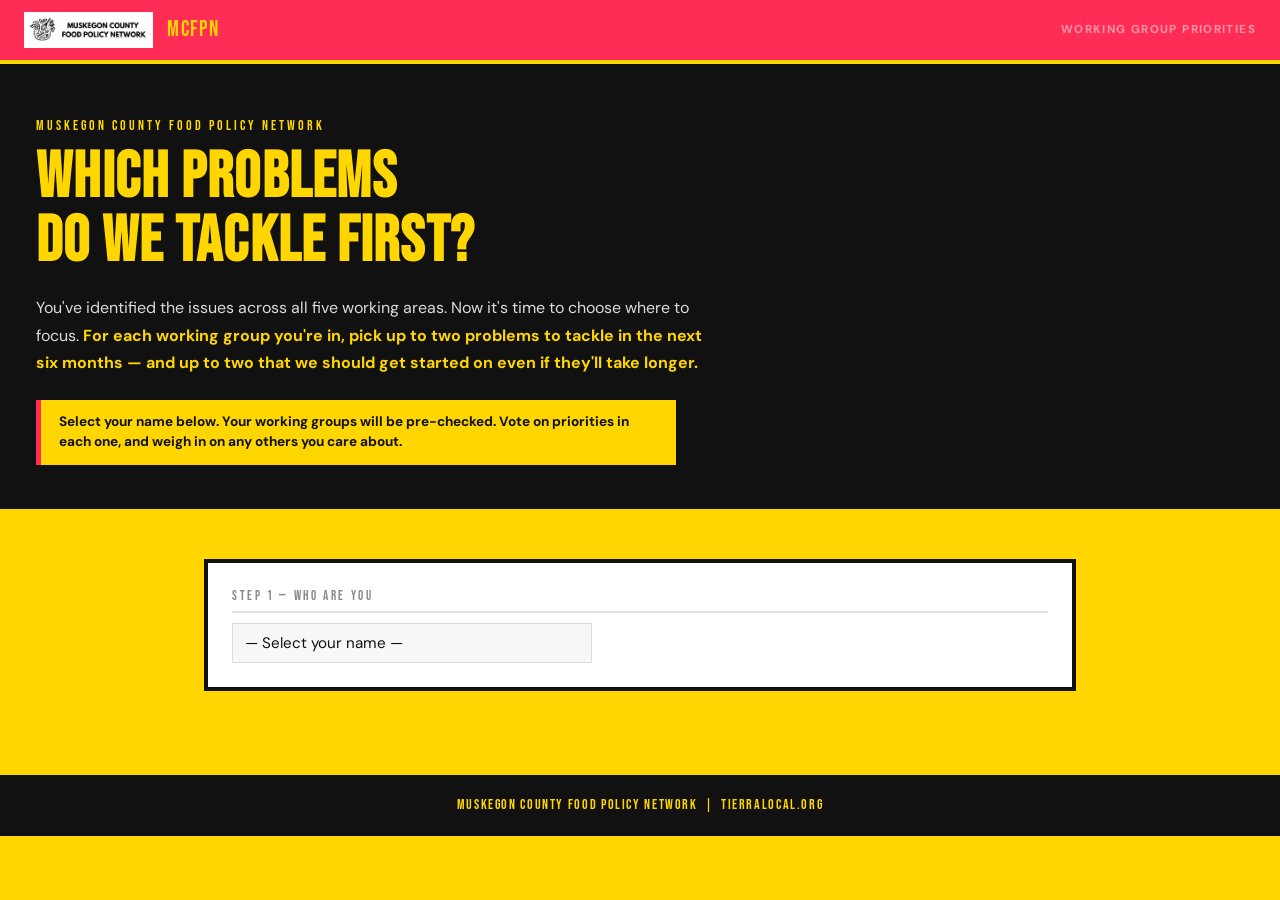
<file: vote.html>
<!DOCTYPE html>
<html lang="en">
<head>
<meta charset="UTF-8"/>
<meta name="viewport" content="width=device-width, initial-scale=1.0"/>
<title>MCFPN — Working Group Priorities</title>
<link href="https://fonts.googleapis.com/css2?family=Bebas+Neue&family=DM+Sans:ital,wght@0,400;0,600;0,700;1,400&display=swap" rel="stylesheet"/>
<style>
  :root {
    --yellow: #FFD600;
    --cyan: #00C8E0;
    --lime: #5EE06A;
    --pink: #FF2D55;
    --violet: #9B5FFF;
    --black: #111111;
    --white: #FFFFFF;
    --text: #1a1a1a;
  }

  *, *::before, *::after { box-sizing: border-box; margin: 0; padding: 0; }

  body {
    background: var(--yellow);
    color: var(--text);
    font-family: 'DM Sans', sans-serif;
    font-size: 16px;
    line-height: 1.5;
  }

  /* APPBAR */
  .appbar {
    background: var(--pink);
    display: flex;
    align-items: center;
    gap: 14px;
    padding: 12px 24px;
    position: sticky;
    top: 0;
    z-index: 100;
    border-bottom: 4px solid var(--yellow);
  }
  .appbar-title {
    font-family: 'Bebas Neue', sans-serif;
    font-size: 1.4rem;
    letter-spacing: 0.06em;
    color: var(--yellow);
  }
  .appbar-sub {
    font-size: 0.72rem;
    font-weight: 700;
    color: rgba(255,255,255,0.5);
    margin-left: auto;
    text-transform: uppercase;
    letter-spacing: 0.12em;
  }

  /* HERO */
  .hero {
    background: var(--black);
    color: var(--white);
    padding: 52px 36px 44px;
    border-bottom: 6px solid var(--yellow);
  }
  .hero-label {
    font-family: 'Bebas Neue', sans-serif;
    font-size: 0.85rem;
    letter-spacing: 0.22em;
    color: var(--yellow);
    margin-bottom: 10px;
  }
  .hero h1 {
    font-family: 'Bebas Neue', sans-serif;
    font-size: clamp(2.4rem, 5vw, 4rem);
    line-height: 1;
    letter-spacing: 0.02em;
    color: var(--yellow);
    margin-bottom: 20px;
  }
  .hero-context {
    max-width: 680px;
    font-size: 1rem;
    line-height: 1.7;
    color: rgba(255,255,255,0.85);
    margin-bottom: 24px;
  }
  .hero-context strong { color: var(--yellow); }
  .hero-instructions {
    background: var(--yellow);
    color: var(--black);
    display: inline-block;
    padding: 12px 18px;
    font-size: 0.85rem;
    font-weight: 700;
    border-left: 5px solid var(--pink);
    line-height: 1.5;
    max-width: 640px;
  }

  /* MAIN */
  main {
    max-width: 920px;
    margin: 0 auto;
    padding: 44px 24px 80px;
    display: flex;
    flex-direction: column;
    gap: 48px;
  }

  /* NAME BLOCK */
  .name-block {
    background: var(--white);
    border: 4px solid var(--black);
    padding: 24px;
  }
  .block-label {
    font-family: 'Bebas Neue', sans-serif;
    font-size: 0.82rem;
    letter-spacing: 0.2em;
    color: #888;
    margin-bottom: 10px;
    padding-bottom: 5px;
    border-bottom: 2px solid #e0e0e0;
  }
  .name-block select {
    background: #f7f7f7;
    border: 1.5px solid #ddd;
    color: var(--black);
    padding: 9px 12px;
    font-family: 'DM Sans', sans-serif;
    font-size: 0.95rem;
    outline: none;
    border-radius: 0;
    -webkit-appearance: none;
    width: 100%;
    max-width: 360px;
    transition: border-color 0.2s;
    cursor: pointer;
  }
  .name-block select:focus { border-color: var(--black); background: #fff; }

  .name-helper {
    margin-top: 14px;
    font-size: 0.82rem;
    color: #666;
    line-height: 1.6;
    display: none;
  }
  .name-helper a {
    color: var(--black);
    font-weight: 700;
    text-decoration: underline;
  }
  .name-helper a:hover { color: var(--pink); }

  /* NOTICE STRIP */
  .notice-strip {
    background: var(--yellow);
    color: var(--black);
    padding: 20px 24px;
    font-size: 1.2rem;
    font-weight: 700;
    border-left: 5px solid var(--pink);
    line-height: 1.6;
    display: none;
  }

  /* SECTION CARDS */
  .section-card {
    background: var(--white);
    border-width: 4px;
    border-style: solid;
    flex: 1 1 400px;
  }
  .section-card.dist   { border-color: var(--cyan); }
  .section-card.cons   { border-color: var(--lime); }
  .section-card.waste  { border-color: var(--pink); }
  .section-card.prod   { border-color: var(--violet); }
  .section-card.proc   { border-color: var(--cyan); }
  .section-card.net    { border-color: var(--black); }

  .section-tab {
    font-family: 'Bebas Neue', sans-serif;
    font-size: 1.5rem;
    letter-spacing: 0.1em;
    padding: 10px 24px;
    display: inline-block;
    color: var(--black);
  }
  .dist  .section-tab  { background: var(--cyan); }
  .cons  .section-tab  { background: var(--lime); }
  .waste .section-tab  { background: var(--pink);   color: var(--white); }
  .prod  .section-tab  { background: var(--violet); color: var(--white); }
  .proc  .section-tab  { background: var(--cyan); }
  .net   .section-tab  { background: var(--yellow); }

  .section-body { padding: 24px; }

  .synthesis {
    margin-bottom: 20px;
    padding: 18px 22px;
    border-left: 5px solid;
  }
  .dist  .synthesis { border-color: var(--cyan);   background: #e8fafd; }
  .cons  .synthesis { border-color: var(--lime);   background: #edfaee; }
  .waste .synthesis { border-color: var(--pink);   background: #fff0f3; }
  .prod  .synthesis { border-color: var(--violet); background: #f4efff; }
  .proc  .synthesis { border-color: var(--cyan);   background: #e8fafd; }
  .net   .synthesis { border-color: var(--black);  background: #fffde6; }

  .synthesis-label {
    font-family: 'Bebas Neue', sans-serif;
    font-size: 0.78rem;
    letter-spacing: 0.22em;
    margin-bottom: 8px;
  }
  .dist  .synthesis-label { color: var(--cyan); }
  .cons  .synthesis-label { color: #2db84d; }
  .waste .synthesis-label { color: var(--pink); }
  .prod  .synthesis-label { color: var(--violet); }
  .proc  .synthesis-label { color: #0099b0; }
  .net   .synthesis-label { color: var(--black); }

  .synthesis-text {
    font-size: 1.05rem;
    font-weight: 700;
    line-height: 1.55;
    color: var(--black);
  }

  .members-note {
    font-size: 0.78rem;
    color: #888;
    margin-bottom: 20px;
  }
  .members-note strong { color: var(--black); }

  .join-row {
    padding: 14px 18px;
    margin-bottom: 20px;
    border-left: 5px solid;
    display: none;
  }
  .dist  .join-row { background: #e8fafd; border-color: var(--cyan); }
  .cons  .join-row { background: #edfaee; border-color: var(--lime); }
  .waste .join-row { background: #fff0f3; border-color: var(--pink); }
  .prod  .join-row { background: #f4efff; border-color: var(--violet); }
  .proc  .join-row { background: #e8fafd; border-color: var(--cyan); }
  .net   .join-row { background: #fffde6; border-color: var(--black); }

  .join-row label {
    font-size: 0.9rem;
    font-weight: 700;
    display: flex;
    align-items: center;
    gap: 10px;
    cursor: pointer;
    color: var(--black);
  }
  .join-row input[type=checkbox] {
    width: 18px; height: 18px;
    cursor: pointer;
    flex-shrink: 0;
  }
  .dist  .join-row input[type=checkbox] { accent-color: var(--cyan); }
  .cons  .join-row input[type=checkbox] { accent-color: var(--lime); }
  .waste .join-row input[type=checkbox] { accent-color: var(--pink); }
  .prod  .join-row input[type=checkbox] { accent-color: var(--violet); }
  .proc  .join-row input[type=checkbox] { accent-color: var(--cyan); }
  .net   .join-row input[type=checkbox] { accent-color: var(--black); }

  .vote-cols {
    display: grid;
    grid-template-columns: 1fr 1fr;
    gap: 24px;
    margin-bottom: 20px;
  }
  @media (max-width: 580px) { .vote-cols { grid-template-columns: 1fr; } }

  .col-head {
    font-family: 'DM Sans', sans-serif;
    font-size: 0.88rem;
    font-weight: 700;
    letter-spacing: 0;
    line-height: 1.4;
    margin-bottom: 6px;
    padding-bottom: 5px;
    border-bottom: 2px solid;
  }

  .dist  .col-donow .col-head    { color: var(--cyan);   border-color: var(--cyan); }
  .cons  .col-donow .col-head    { color: #2db84d;        border-color: var(--lime); }
  .waste .col-donow .col-head    { color: var(--pink);   border-color: var(--pink); }
  .prod  .col-donow .col-head    { color: var(--violet); border-color: var(--violet); }
  .proc  .col-donow .col-head    { color: #0099b0;        border-color: var(--cyan); }
  .net   .col-donow .col-head    { color: var(--black);  border-color: var(--black); }

  .dist  .col-getstart .col-head { color: var(--cyan);   border-color: var(--cyan); }
  .cons  .col-getstart .col-head { color: #2db84d;        border-color: var(--lime); }
  .waste .col-getstart .col-head { color: var(--violet); border-color: var(--violet); }
  .prod  .col-getstart .col-head { color: var(--violet); border-color: var(--violet); }
  .proc  .col-getstart .col-head { color: #0099b0;        border-color: var(--cyan); }
  .net   .col-getstart .col-head { color: var(--black);  border-color: var(--black); }

  .limit-note {
    font-size: 0.78rem;
    color: #888;
    font-style: italic;
    margin-bottom: 12px;
  }

  .problem-item {
    display: flex;
    align-items: flex-start;
    gap: 10px;
    padding: 8px 10px;
    margin-bottom: 4px;
    cursor: pointer;
    transition: background 0.12s;
  }
  .problem-item:hover { background: #f5f5f5; }
  .problem-item input[type=checkbox] {
    margin-top: 3px;
    flex-shrink: 0;
    width: 16px; height: 16px;
    cursor: pointer;
  }
  .problem-item label {
    font-size: 0.88rem;
    cursor: pointer;
    line-height: 1.45;
    color: #333;
  }
  .problem-item.disabled { opacity: 0.35; pointer-events: none; }

  .dist  .problem-item input { accent-color: var(--cyan); }
  .cons  .problem-item input { accent-color: var(--lime); }
  .waste .problem-item input { accent-color: var(--pink); }
  .prod  .problem-item input { accent-color: var(--violet); }
  .proc  .problem-item input { accent-color: var(--cyan); }
  .net   .problem-item input { accent-color: var(--black); }

  .other-row { margin-top: 10px; }
  .other-row label {
    font-size: 0.7rem;
    font-weight: 700;
    text-transform: uppercase;
    letter-spacing: 0.12em;
    color: #999;
    display: block;
    margin-bottom: 4px;
  }
  .other-row input[type=text] {
    background: #f7f7f7;
    border: 1.5px solid #ddd;
    color: var(--black);
    padding: 9px 12px;
    font-family: 'DM Sans', sans-serif;
    font-size: 0.88rem;
    outline: none;
    border-radius: 0;
    width: 100%;
    transition: border-color 0.2s;
  }
  .other-row input[type=text]:focus { border-color: var(--black); background: #fff; }

  .submit-zone {
    border-top: 2px dashed #ddd;
    padding-top: 20px;
    margin-top: 8px;
  }
  .submit-btn {
    font-family: 'Bebas Neue', sans-serif;
    font-size: 1rem;
    letter-spacing: 0.12em;
    padding: 10px 28px;
    border: none;
    cursor: pointer;
    color: var(--black);
    transition: opacity 0.15s, transform 0.1s;
  }
  .submit-btn:hover { opacity: 0.85; transform: translateY(-1px); }
  .submit-btn:active { transform: translateY(0); }
  .submit-btn:disabled { opacity: 0.4; cursor: not-allowed; transform: none; }

  .dist  .submit-btn { background: var(--cyan); }
  .cons  .submit-btn { background: var(--lime); }
  .waste .submit-btn { background: var(--pink);   color: var(--white); }
  .prod  .submit-btn { background: var(--violet); color: var(--white); }
  .proc  .submit-btn { background: var(--cyan); }
  .net   .submit-btn { background: var(--yellow); }

  .thank-you {
    display: none;
    font-size: 0.88rem;
    font-weight: 700;
    color: #2db84d;
    padding: 8px 0 0;
  }
  .error-msg {
    display: none;
    font-size: 0.88rem;
    font-weight: 700;
    color: var(--pink);
    padding: 8px 0 0;
  }

  .group-sections { display: none; flex-wrap: wrap; gap: 48px; }

  footer {
    background: var(--black);
    color: var(--yellow);
    text-align: center;
    padding: 20px 24px;
    font-family: 'Bebas Neue', sans-serif;
    font-size: 0.85rem;
    letter-spacing: 0.12em;
    border-top: 4px solid var(--yellow);
  }
</style>
</head>
<body>

<div class="appbar">
  <img src="MCFPN_Logo.png" alt="MCFPN" style="height:36px;"/>
  <span class="appbar-title">MCFPN</span>
  <span class="appbar-sub">Working Group Priorities</span>
</div>

<div class="hero">
  <div class="hero-label">Muskegon County Food Policy Network</div>
  <h1>Which Problems<br/>Do We Tackle First?</h1>
  <p class="hero-context">
    You've identified the issues across all five working areas. Now it's time to choose where to focus. <strong>For each working group you're in, pick up to two problems to tackle in the next six months — and up to two that we should get started on even if they'll take longer.</strong>
  </p>
  <div class="hero-instructions">
    Select your name below. Your working groups will be pre-checked. Vote on priorities in each one, and weigh in on any others you care about.
  </div>
</div>

<main>

  <div class="name-block">
    <div class="block-label">Step 1 — Who Are You</div>
    <select id="nameSelect">
      <option value="">— Select your name —</option>
    </select>
    <div class="name-helper" id="nameHelper">
      Want to review the working group issues before voting?
      <a href="https://www.tierralocal.org/feedback" target="_blank">Read them here.</a>
      &nbsp;&nbsp;Need to change which working groups you're in?
      <a href="mailto:kody@tierralocal.org">Email Kody.</a>
    </div>
  </div>  <div class="notice-strip" id="noticeStrip"></div>

  <div class="group-sections" id="groupSections">

    <div class="section-card dist" id="card-dist">
      <div class="section-tab">Distribution</div>
      <div class="section-body">
        <div class="synthesis">
          <div class="synthesis-label">Why This Matters</div>
          <div class="synthesis-text">We grow food here, but it does not get to the people who need it. Farmers and buyers are not connected. There is no central place to collect and move food around the county.</div>
        </div>
        <div class="members-note" id="members-dist"></div>
        <div class="join-row" id="join-dist">
          <label><input type="checkbox" id="joincheck-dist"> I'd like to join the Distribution working group</label>
        </div>
        <div class="vote-cols">
          <div class="col-donow">
            <div class="col-head">Let's do this in the next six months</div>
            <div class="limit-note">Pick up to 2</div>
            <div id="donow-dist"></div>
            <div class="other-row"><label>Something else</label><input type="text" id="other-donow-dist" placeholder="Write in a problem…"></div>
          </div>
          <div class="col-getstart">
            <div class="col-head">Let's get started, but this will probably take longer than six months</div>
            <div class="limit-note">Pick up to 2</div>
            <div id="getstart-dist"></div>
            <div class="other-row"><label>Something else</label><input type="text" id="other-getstart-dist" placeholder="Write in a problem…"></div>
          </div>
        </div>
        <div class="submit-zone">
          <button class="submit-btn" id="submit-dist" data-group="Distribution">Submit My Priorities</button>
          <div class="thank-you" id="thanks-dist"></div>
          <div class="error-msg" id="error-dist"></div>
        </div>
      </div>
    </div>

    <div class="section-card cons" id="card-cons">
      <div class="section-tab">Consumption</div>
      <div class="section-body">
        <div class="synthesis">
          <div class="synthesis-label">Why This Matters</div>
          <div class="synthesis-text">People in Muskegon County go hungry even though food is available. Getting food depends too much on where you live and how you get around. The systems that could help are not working together.</div>
        </div>
        <div class="members-note" id="members-cons"></div>
        <div class="join-row" id="join-cons">
          <label><input type="checkbox" id="joincheck-cons"> I'd like to join the Consumption working group</label>
        </div>
        <div class="vote-cols">
          <div class="col-donow">
            <div class="col-head">Let's do this in the next six months</div>
            <div class="limit-note">Pick up to 2</div>
            <div id="donow-cons"></div>
            <div class="other-row"><label>Something else</label><input type="text" id="other-donow-cons" placeholder="Write in a problem…"></div>
          </div>
          <div class="col-getstart">
            <div class="col-head">Let's get started, but this will probably take longer than six months</div>
            <div class="limit-note">Pick up to 2</div>
            <div id="getstart-cons"></div>
            <div class="other-row"><label>Something else</label><input type="text" id="other-getstart-cons" placeholder="Write in a problem…"></div>
          </div>
        </div>
        <div class="submit-zone">
          <button class="submit-btn" id="submit-cons" data-group="Consumption">Submit My Priorities</button>
          <div class="thank-you" id="thanks-cons"></div>
          <div class="error-msg" id="error-cons"></div>
        </div>
      </div>
    </div>

    <div class="section-card waste" id="card-waste">
      <div class="section-tab">Waste &amp; Rescue</div>
      <div class="section-body">
        <div class="synthesis">
          <div class="synthesis-label">Why This Matters</div>
          <div class="synthesis-text">A lot of food that could be saved and shared here gets sent out of the county instead. There is no local place to collect and store rescued food. Pantries run out. Farmers lose food with nowhere to send it.</div>
        </div>
        <div class="members-note" id="members-waste"></div>
        <div class="join-row" id="join-waste">
          <label><input type="checkbox" id="joincheck-waste"> I'd like to join the Waste &amp; Rescue working group</label>
        </div>
        <div class="vote-cols">
          <div class="col-donow">
            <div class="col-head">Let's do this in the next six months</div>
            <div class="limit-note">Pick up to 2</div>
            <div id="donow-waste"></div>
            <div class="other-row"><label>Something else</label><input type="text" id="other-donow-waste" placeholder="Write in a problem…"></div>
          </div>
          <div class="col-getstart">
            <div class="col-head">Let's get started, but this will probably take longer than six months</div>
            <div class="limit-note">Pick up to 2</div>
            <div id="getstart-waste"></div>
            <div class="other-row"><label>Something else</label><input type="text" id="other-getstart-waste" placeholder="Write in a problem…"></div>
          </div>
        </div>
        <div class="submit-zone">
          <button class="submit-btn" id="submit-waste" data-group="Waste / Rescue">Submit My Priorities</button>
          <div class="thank-you" id="thanks-waste"></div>
          <div class="error-msg" id="error-waste"></div>
        </div>
      </div>
    </div>

    <div class="section-card prod" id="card-prod">
      <div class="section-tab">Production</div>
      <div class="section-body">
        <div class="synthesis">
          <div class="synthesis-label">Why This Matters</div>
          <div class="synthesis-text">Muskegon County has good land and farmers who want to grow more. But land costs are rising, zoning rules vary wildly by township, and there is no clear path for a small farmer to find local buyers, get fair prices, or store and move their crops. The system is not built for them.</div>
        </div>
        <div class="members-note" id="members-prod"></div>
        <div class="join-row" id="join-prod">
          <label><input type="checkbox" id="joincheck-prod"> I'd like to join the Production working group</label>
        </div>
        <div class="vote-cols">
          <div class="col-donow">
            <div class="col-head">Let's do this in the next six months</div>
            <div class="limit-note">Pick up to 2</div>
            <div id="donow-prod"></div>
            <div class="other-row"><label>Something else</label><input type="text" id="other-donow-prod" placeholder="Write in a problem…"></div>
          </div>
          <div class="col-getstart">
            <div class="col-head">Let's get started, but this will probably take longer than six months</div>
            <div class="limit-note">Pick up to 2</div>
            <div id="getstart-prod"></div>
            <div class="other-row"><label>Something else</label><input type="text" id="other-getstart-prod" placeholder="Write in a problem…"></div>
          </div>
        </div>
        <div class="submit-zone">
          <button class="submit-btn" id="submit-prod" data-group="Production">Submit My Priorities</button>
          <div class="thank-you" id="thanks-prod"></div>
          <div class="error-msg" id="error-prod"></div>
        </div>
      </div>
    </div>

    <div class="section-card proc" id="card-proc">
      <div class="section-tab">Processing</div>
      <div class="section-body">
        <div class="synthesis">
          <div class="synthesis-label">Why This Matters</div>
          <div class="synthesis-text">Processing is where local food either makes it into the system or gets lost. It costs a lot, requires special certifications, and is heavily regulated. Small businesses and minority-owned operations face the biggest barriers.</div>
        </div>
        <div class="members-note" id="members-proc"></div>
        <div class="join-row" id="join-proc">
          <label><input type="checkbox" id="joincheck-proc"> I'd like to join the Processing working group</label>
        </div>
        <div class="vote-cols">
          <div class="col-donow">
            <div class="col-head">Let's do this in the next six months</div>
            <div class="limit-note">Pick up to 2</div>
            <div id="donow-proc"></div>
            <div class="other-row"><label>Something else</label><input type="text" id="other-donow-proc" placeholder="Write in a problem…"></div>
          </div>
          <div class="col-getstart">
            <div class="col-head">Let's get started, but this will probably take longer than six months</div>
            <div class="limit-note">Pick up to 2</div>
            <div id="getstart-proc"></div>
            <div class="other-row"><label>Something else</label><input type="text" id="other-getstart-proc" placeholder="Write in a problem…"></div>
          </div>
        </div>
        <div class="submit-zone">
          <button class="submit-btn" id="submit-proc" data-group="Processing">Submit My Priorities</button>
          <div class="thank-you" id="thanks-proc"></div>
          <div class="error-msg" id="error-proc"></div>
        </div>
      </div>
    </div>

    <div class="section-card net" id="card-net">
      <div class="section-tab">Network &amp; Coordination</div>
      <div class="section-body">
        <div class="synthesis">
          <div class="synthesis-label">Why This Matters</div>
          <div class="synthesis-text">The food system in Muskegon County is fragmented. Organizations, farmers, and institutions are not connected to each other. Building communication and coordination infrastructure is foundational to everything else.</div>
        </div>
        <div class="members-note" id="members-net"></div>
        <div class="join-row" id="join-net">
          <label><input type="checkbox" id="joincheck-net"> I'd like to join the Network &amp; Coordination working group</label>
        </div>
        <div class="vote-cols">
          <div class="col-donow">
            <div class="col-head">Let's do this in the next six months</div>
            <div class="limit-note">Pick up to 2</div>
            <div id="donow-net"></div>
            <div class="other-row"><label>Something else</label><input type="text" id="other-donow-net" placeholder="Write in a problem…"></div>
          </div>
          <div class="col-getstart">
            <div class="col-head">Let's get started, but this will probably take longer than six months</div>
            <div class="limit-note">Pick up to 2</div>
            <div id="getstart-net"></div>
            <div class="other-row"><label>Something else</label><input type="text" id="other-getstart-net" placeholder="Write in a problem…"></div>
          </div>
        </div>
        <div class="submit-zone">
          <button class="submit-btn" id="submit-net" data-group="Network & Coordination">Submit My Priorities</button>
          <div class="thank-you" id="thanks-net"></div>
          <div class="error-msg" id="error-net"></div>
        </div>
      </div>
    </div>

  </div>

</main>

<footer>
  Muskegon County Food Policy Network &nbsp;|&nbsp; tierralocal.org
</footer>

<script>
var SUBMIT_URL = 'https://script.google.com/macros/s/AKfycbwjzHhLcBVZLWt0TKXFZyJ1u-XO6EA9EjEBK0hgG0pYcN4X0zztwjYoLEhfRcmD4K3ccw/exec';

var GROUPS = {
  dist: {
    key: 'Distribution',
    members: ['Elissa Penczar','Ana Olson','Jess Grimm','Savannah Cunningham','Venessa Johnson-Jenkins'],
    problems: [
      'No central place to collect, store, and move food around the county',
      'Hard to keep food cold during transport',
      'Farmers and food buyers are not connected',
      'Makeshift workarounds have filled the gap, but they do not scale',
      'Rules and regulations make distribution harder — we need to name which ones so we can change them',
      'People who need help do not know that others are working to solve this'
    ]
  },
  cons: {
    key: 'Consumption',
    members: ['Elissa Penczar','Reuben Richardson'],
    problems: [
      'Many people cannot easily get to food',
      'Bus routes do not reach food sources in many parts of the county',
      'Local food is not where people actually shop — not at Meijer, not at corner stores',
      'CSAs require driving to farms outside the city, which many families cannot do',
      'Food programs, markets, and agencies do not share information with each other',
      'Food is too expensive for many families',
      'Some people lack the tools or skills to cook at home',
      'Teaching cooking and nutrition builds real demand for better food access',
      'City and county planning does not prioritize food access'
    ]
  },
  waste: {
    key: 'Waste / Rescue',
    members: ['Jess Grimm','Reuben Richardson','Stephen Proctor'],
    problems: [
      'Rescued food is routed out of the county before it can reach local pantries and food programs',
      'No local aggregation point or cold storage to receive, hold, and redistribute rescued food at scale',
      'Lack of public will and incentive for waste reduction',
      'Composting infrastructure is largely absent — but could save cities money and become a revenue driver',
      'Redistribution is seen as mitigation rather than economic or community opportunity',
      'Regulation and liability barriers limit participation in food rescue',
      'Point source reduction not addressed at the producer or retail level',
      'Sociocultural practices and education gaps around food waste'
    ]
  },
  prod: {
    key: 'Production',
    members: ['Ian Miller','Renae Hesselink','Lisa Potter','Savannah Cunningham','Venessa Johnson-Jenkins'],
    problems: [
      'Land is too expensive and inaccessible for small and beginning farmers',
      'County zoning is inconsistent from township to township — some townships exclude farming entirely',
      'Small and mid-size producers are not connected to local buyers — schools, restaurants, and institutions do not know who is growing what',
      'Farmers market vendor fees and requirements are not small-farm friendly',
      'Secondary markets for food pay too little or do not exist locally',
      'Small and mid-size farms are at risk of being bought out by large industrial operations',
      'No shared system for collecting, storing, and moving crops to local buyers'
    ]
  },
  proc: {
    key: 'Processing',
    members: ['Renae Hesselink','Lisa Potter'],
    problems: [
      'Cold chain infrastructure gaps',
      'Access to capital and entrepreneurial education',
      'Food safety credentials and regulatory requirements',
      'Heavily regulated at multiple levels of government',
      'Labor-intensive work requiring specialized skills to reach viability',
      'Difficulty aligning demand to efficient, profitable supply management',
      'Disparity among minority-owned businesses',
      'Limited access to certified commercial space',
      'High demand for skilled labor with limited local supply'
    ]
  },
  net: {
    key: 'Network & Coordination',
    members: ['Ian Miller','Ana Olson','Stephen Proctor'],
    problems: [
      'No shared communication infrastructure across food system organizations',
      'Organizations working in parallel without awareness of each other',
      'No central point of contact or directory for food system actors',
      'Lack of shared data or metrics to track food system progress',
      'No coordinated funding strategy across organizations',
      'No stakeholder map or visualization of who is doing what across the food system'
    ]
  }
};

var ALL_MEMBERS = [
  'Angela Fox','Ana Olson', 'Annika Gacnik', 'Ben Soyars','Bridget Larson','Brittany Brown','Elissa Penczar',
  'Emily Merten','Ian Miller','Jess Grimm','Jill Parsh','Joseph Heeren','Kaitlin Hermanson',
  'Kaitlyn Sutton','Larry Williams','Lisa Potter','Nick Tushek','Renae Hesselink',
  'Reuben Richardson','Savannah Cunningham','Stephen Proctor','Vanessa Guardiola',
  'Venessa Johnson-Jenkins'
];

var CONFIRMED_MEMBERS = [
  'Elissa Penczar','Ian Miller','Ana Olson','Renae Hesselink','Jess Grimm',
  'Reuben Richardson','Lisa Potter','Savannah Cunningham','Stephen Proctor','Venessa Johnson-Jenkins'
];

var nameSelect = document.getElementById('nameSelect');
ALL_MEMBERS.forEach(function(name) {
  var opt = document.createElement('option');
  opt.value = name;
  opt.textContent = name;
  nameSelect.appendChild(opt);
});

Object.keys(GROUPS).forEach(function(slug) {
  var g = GROUPS[slug];
  buildItems('donow-' + slug, slug, 'donow', g.problems);
  buildItems('getstart-' + slug, slug, 'getstart', g.problems);
  document.getElementById('submit-' + slug).addEventListener('click', function() {
    handleSubmit(slug);
  });
});

function buildItems(containerId, slug, col, problems) {
  var container = document.getElementById(containerId);
  problems.forEach(function(p, i) {
    var id = col + '-' + slug + '-' + i;
    var div = document.createElement('div');
    div.className = 'problem-item';
    div.id = 'item-' + id;

    var cb = document.createElement('input');
    cb.type = 'checkbox';
    cb.id = id;
    cb.setAttribute('data-col', col);
    cb.setAttribute('data-slug', slug);

    var lbl = document.createElement('label');
    lbl.setAttribute('for', id);
    lbl.textContent = p;

    div.appendChild(cb);
    div.appendChild(lbl);

    div.addEventListener('click', function(e) {
      if (e.target === cb) return;
      if (cb.disabled) return;
      cb.checked = !cb.checked;
      enforceLimit(slug, col, 2);
    });
    cb.addEventListener('change', function() { enforceLimit(slug, col, 2); });

    container.appendChild(div);
  });
}

function enforceLimit(slug, col, max) {
  var boxes = document.querySelectorAll('input[data-col="' + col + '"][data-slug="' + slug + '"]');
  var checked = Array.prototype.filter.call(boxes, function(b) { return b.checked; });
  boxes.forEach(function(b) {
    var item = document.getElementById('item-' + b.id);
    if (!b.checked && checked.length >= max) {
      b.disabled = true;
      if (item) item.classList.add('disabled');
    } else {
      b.disabled = false;
      if (item) item.classList.remove('disabled');
    }
  });
}

nameSelect.addEventListener('change', function() {
  var name = this.value;
  var notice = document.getElementById('noticeStrip');
  var sections = document.getElementById('groupSections');
  var helper = document.getElementById('nameHelper');

  if (!name) {
    notice.style.display = 'none';
    sections.style.display = 'none';
    helper.style.display = 'none';
    return;
  }

  var isConfirmed = CONFIRMED_MEMBERS.indexOf(name) !== -1;

  helper.style.display = 'block';

  if (isConfirmed) {
    notice.innerHTML = 'Your working groups are highlighted below. Vote on priorities in each one.';
  } else {
    notice.innerHTML = 'You weren\'t signed up for any working groups yet. You can join up to two groups. Check the box on the ones you\'d like to join, then vote on the problems that matter most to you.';
  }
  notice.style.display = 'block';
  sections.style.display = 'flex';

  ['dist','cons','waste','prod','proc','net'].forEach(function(s) {
    document.getElementById('card-' + s).style.display = 'none';
  });

  Object.keys(GROUPS).forEach(function(slug) {
    var g = GROUPS[slug];
    var inGroup = g.members.indexOf(name) !== -1;
    var card = document.getElementById('card-' + slug);
    var joinRow = document.getElementById('join-' + slug);
    var membersNote = document.getElementById('members-' + slug);

    if (isConfirmed) {
      card.style.display = inGroup ? 'block' : 'none';
    } else {
      card.style.display = 'block';
    }

    var memberList = g.members.map(function(m) {
      return m === name ? '<strong>' + m + '</strong>' : m;
    }).join(', ');
    membersNote.innerHTML = 'Current members: ' + memberList;

    joinRow.style.display = inGroup ? 'none' : 'block';

    var voteArea = document.getElementById('card-' + slug).querySelector('.vote-cols');
    if (!isConfirmed && !inGroup && voteArea) {
      voteArea.style.opacity = '0.4';
      voteArea.style.pointerEvents = 'none';
    } else if (voteArea) {
      voteArea.style.opacity = '1';
      voteArea.style.pointerEvents = '';
    }

    var oldCb = document.getElementById('joincheck-' + slug);
    if (oldCb) {
      var newCb = oldCb.cloneNode(true);
      newCb.checked = false;
      newCb.disabled = false;
      oldCb.parentNode.replaceChild(newCb, oldCb);
      newCb.addEventListener('change', function() {
        var va = document.getElementById('card-' + slug).querySelector('.vote-cols');
        if (va) {
          va.style.opacity = this.checked ? '1' : '0.4';
          va.style.pointerEvents = this.checked ? '' : 'none';
        }
        enforceJoinLimit();
      });
    }
  });
});

function enforceJoinLimit() {
  var slugs = ['dist','cons','waste','prod','proc','net'];
  var checked = slugs.filter(function(s) {
    var cb = document.getElementById('joincheck-' + s);
    return cb && cb.checked;
  });
  slugs.forEach(function(s) {
    var cb = document.getElementById('joincheck-' + s);
    var row = document.getElementById('join-' + s);
    if (!cb || !row || row.style.display === 'none') return;
    if (!cb.checked && checked.length >= 2) {
      cb.disabled = true;
      row.style.opacity = '0.4';
    } else {
      cb.disabled = false;
      row.style.opacity = '1';
    }
  });
}

function handleSubmit(slug) {
  var name = nameSelect.value;
  if (!name) { showError(slug, 'Please select your name at the top of the page.'); return; }

  var g = GROUPS[slug];
  var inGroup = g.members.indexOf(name) !== -1;
  var joining = !inGroup && document.getElementById('joincheck-' + slug).checked;

  var doNow = [];
  document.querySelectorAll('input[data-col="donow"][data-slug="' + slug + '"]').forEach(function(b) {
    if (b.checked) doNow.push(b.nextElementSibling.textContent.trim());
  });

  var getStarted = [];
  document.querySelectorAll('input[data-col="getstart"][data-slug="' + slug + '"]').forEach(function(b) {
    if (b.checked) getStarted.push(b.nextElementSibling.textContent.trim());
  });

  if (doNow.length === 0 && getStarted.length === 0) {
    showError(slug, 'Please select at least one problem priority before submitting.');
    return;
  }

  var btn = document.getElementById('submit-' + slug);
  btn.textContent = 'Sending...';
  btn.disabled = true;

  var payload = {
    type: 'working_group_vote',
    name: name,
    isNewMember: CONFIRMED_MEMBERS.indexOf(name) === -1,
    timestamp: new Date().toISOString(),
    votes: [{
      group: g.key,
      joining: joining,
      doNow: doNow,
      getStarted: getStarted,
      otherDoNow: document.getElementById('other-donow-' + slug).value || '',
      otherGetStarted: document.getElementById('other-getstart-' + slug).value || ''
    }]
  };

  fetch(SUBMIT_URL, {
    method: 'POST',
    mode: 'no-cors',
    body: JSON.stringify(payload)
  })
  .then(function() { showThanks(slug, name, btn); })
  .catch(function() {
    showError(slug, 'Something went wrong. Please try again.');
    btn.disabled = false;
    btn.textContent = 'Submit My Priorities';
  });
}

function showThanks(slug, name, btn) {
  btn.style.display = 'none';
  var el = document.getElementById('thanks-' + slug);
  el.textContent = 'Got it, ' + name.split(' ')[0] + '. Thank you.';
  el.style.display = 'block';
  document.getElementById('error-' + slug).style.display = 'none';
}

function showError(slug, msg) {
  var el = document.getElementById('error-' + slug);
  el.textContent = msg;
  el.style.display = 'block';
}
</script>
</body>
</html>
</file>
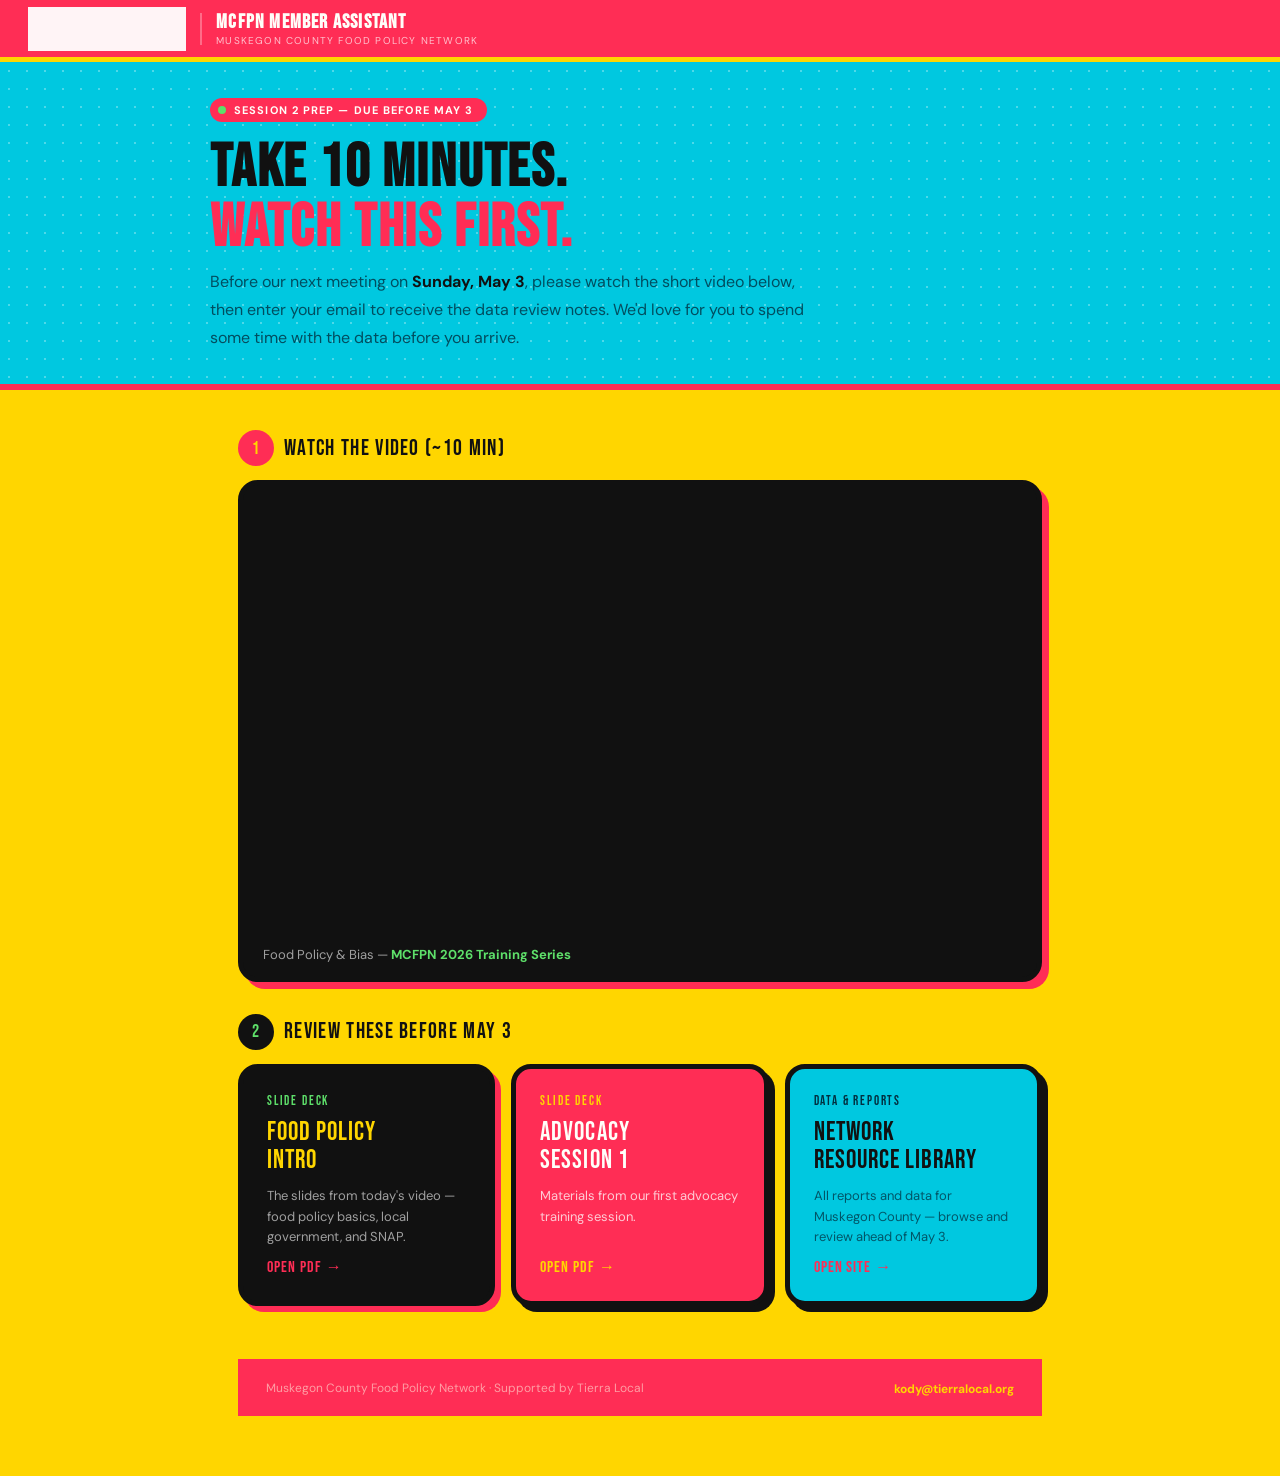
<file: watch.html>
<!DOCTYPE html>
<html lang="en">
<head>
<meta charset="UTF-8"/>
<meta name="viewport" content="width=device-width,initial-scale=1.0"/>
<title>Watch & Review — MCFPN</title>
<link href="https://fonts.googleapis.com/css2?family=Bebas+Neue&family=DM+Sans:wght@300;400;500;600&display=swap" rel="stylesheet">
<style>
:root{
  --hot:    #FF2D55;
  --yellow: #FFD600;
  --cyan:   #00C8E0;
  --lime:   #5EE06A;
  --violet: #9B5FFF;
  --white:  #FFFEF9;
  --cream:  #FFF9E6;
  --dark:   #111111;
}
*,*::before,*::after{box-sizing:border-box;margin:0;padding:0}
html{scroll-behavior:smooth}
body{font-family:'DM Sans',sans-serif;background:var(--yellow);color:var(--dark);min-height:100vh}

/* APPBAR */
.appbar{
  background:var(--hot);padding:0 28px;min-height:62px;
  display:flex;align-items:center;justify-content:space-between;flex-wrap:wrap;gap:8px;
  position:sticky;top:0;z-index:100;border-bottom:5px solid var(--yellow);
}
.appbar-left{display:flex;align-items:center;gap:14px}
.appbar-logo{height:44px;filter:brightness(0) saturate(100%) invert(1);opacity:.95}
.appbar-sep{width:2px;height:32px;background:rgba(255,255,255,.3)}
.appbar-titles h1{font-family:'Bebas Neue',sans-serif;font-size:20px;letter-spacing:.06em;color:var(--white);line-height:1.1}
.appbar-titles p{font-size:10px;color:rgba(255,255,255,.7);letter-spacing:.12em;text-transform:uppercase;margin-top:1px}
.appbar-link{font-size:11px;font-weight:700;color:var(--yellow);text-decoration:none;border:2px solid rgba(255,214,0,.5);border-radius:100px;padding:5px 14px;transition:all .2s}
.appbar-link:hover{background:var(--yellow);color:var(--hot)}

/* HERO BAND */
.hero-band{
  background:var(--cyan);
  border-bottom:6px solid var(--hot);
  padding:36px 28px 32px;
  position:relative;overflow:hidden;
}
.hero-band::before{
  content:'';position:absolute;inset:0;
  background-image:radial-gradient(circle,rgba(255,255,255,.3) 1.5px,transparent 1.5px);
  background-size:18px 18px;pointer-events:none
}
.hero-inner{max-width:860px;margin:0 auto;position:relative}
.hero-tag{
  display:inline-flex;align-items:center;gap:8px;
  background:var(--hot);border-radius:100px;padding:5px 14px 5px 8px;
  font-size:11px;font-weight:700;letter-spacing:.10em;text-transform:uppercase;
  color:var(--white);margin-bottom:16px
}
.hero-dot{width:8px;height:8px;border-radius:50%;background:var(--lime);animation:blink 2s infinite}
@keyframes blink{0%,100%{opacity:1}50%{opacity:.2}}
.hero-headline{font-family:'Bebas Neue',sans-serif;font-size:clamp(36px,5vw,60px);color:var(--dark);line-height:1;letter-spacing:.03em;margin-bottom:10px}
.hero-headline em{color:var(--hot);font-style:normal}
.hero-sub{font-size:16px;color:rgba(0,48,64,.8);line-height:1.75;max-width:600px;font-weight:400}
.hero-sub strong{font-weight:700;color:var(--dark)}

/* MAIN CONTENT */
.main{max-width:860px;margin:0 auto;padding:32px 28px 60px}

/* STEP BADGES */
.step{display:flex;align-items:center;gap:10px;margin-bottom:14px}
.step-num{
  width:36px;height:36px;border-radius:50%;flex-shrink:0;
  display:flex;align-items:center;justify-content:center;
  font-family:'Bebas Neue',sans-serif;font-size:18px;letter-spacing:.04em;
}
.sn1{background:var(--hot);color:var(--yellow)}
.sn2{background:var(--dark);color:var(--lime)}
.step-label{font-family:'Bebas Neue',sans-serif;font-size:22px;letter-spacing:.06em;color:var(--dark)}

/* VIDEO PANEL */
.video-panel{
  background:var(--dark);border-radius:20px;overflow:hidden;
  border:5px solid var(--dark);box-shadow:7px 7px 0 var(--hot);
  margin-bottom:32px;
}
.video-wrap{position:relative;padding-bottom:56.25%;height:0;overflow:hidden}
.video-wrap iframe{position:absolute;top:0;left:0;width:100%;height:100%;border:0}
.video-footer{
  background:var(--dark);padding:14px 20px;
  display:flex;align-items:center;justify-content:space-between;flex-wrap:wrap;gap:8px;
}
.video-footer-txt{font-size:13px;color:rgba(255,255,255,.6)}
.video-footer-txt strong{color:var(--lime)}
.video-open-btn{
  display:inline-flex;align-items:center;gap:6px;
  background:var(--hot);color:var(--yellow);border:none;
  border-radius:100px;padding:7px 16px;font-family:'DM Sans',sans-serif;
  font-size:12px;font-weight:700;cursor:pointer;text-decoration:none;
  transition:all .18s;letter-spacing:.03em
}
.video-open-btn:hover{background:var(--yellow);color:var(--hot)}

/* EMAIL PANEL */
.email-panel{
  background:var(--white);border-radius:20px;overflow:hidden;
  border:5px solid var(--dark);box-shadow:7px 7px 0 var(--dark);
}
.email-panel-head{
  background:var(--hot);padding:16px 22px;
  border-bottom:4px solid var(--yellow);
}
.email-panel-head h2{font-family:'Bebas Neue',sans-serif;font-size:24px;letter-spacing:.06em;color:var(--yellow)}
.email-panel-head p{font-size:13px;color:rgba(255,249,230,.75);margin-top:3px}
.email-panel-body{padding:24px 22px;background:var(--cream)}

.email-instruct{font-size:15px;color:var(--dark);line-height:1.7;margin-bottom:20px}
.email-instruct strong{color:var(--hot);font-weight:700}

.email-form{display:flex;gap:10px;align-items:stretch;flex-wrap:wrap}
.email-input{
  flex:1;min-width:220px;
  border:3px solid var(--dark);border-radius:12px;
  padding:12px 16px;font-family:'DM Sans',sans-serif;font-size:15px;
  color:var(--dark);background:#fff;outline:none;
  transition:border-color .2s;
}
.email-input:focus{border-color:var(--hot)}
.email-input::placeholder{color:rgba(0,0,0,.35)}
.email-btn{
  background:var(--hot);color:var(--yellow);border:3px solid var(--dark);
  border-radius:12px;padding:12px 24px;font-family:'Bebas Neue',sans-serif;
  font-size:20px;letter-spacing:.06em;cursor:pointer;
  transition:all .18s;white-space:nowrap;
  box-shadow:3px 3px 0 var(--dark);
}
.email-btn:hover{background:var(--dark);color:var(--lime)}
.email-btn:disabled{background:rgba(200,200,200,.6);color:#999;border-color:#ccc;box-shadow:none;cursor:not-allowed}

/* States */
.msg-success{
  display:none;margin-top:16px;padding:16px 18px;
  background:var(--lime);border:3px solid var(--dark);border-radius:12px;
  font-size:15px;font-weight:600;color:var(--dark);
  box-shadow:3px 3px 0 var(--dark);
}
.msg-error{
  display:none;margin-top:16px;padding:16px 18px;
  background:#ffe0e6;border:3px solid var(--hot);border-radius:12px;
  font-size:14px;color:var(--hot);
}
.pdf-reveal{
  display:none;margin-top:20px;
  background:var(--yellow);border:3px solid var(--dark);border-radius:14px;
  padding:18px 20px;box-shadow:4px 4px 0 var(--dark);
}
.pdf-reveal-label{font-size:11px;font-weight:700;letter-spacing:.12em;text-transform:uppercase;color:var(--hot);margin-bottom:8px}
.pdf-link{
  display:inline-flex;align-items:center;gap:8px;
  background:var(--dark);color:var(--lime);text-decoration:none;
  border-radius:100px;padding:10px 20px;font-family:'Bebas Neue',sans-serif;
  font-size:18px;letter-spacing:.05em;transition:all .18s;
  border:2px solid var(--dark);
}
.pdf-link:hover{background:var(--hot);color:var(--yellow)}

/* FOOTER */
footer{background:var(--hot);padding:18px 28px;display:flex;justify-content:space-between;align-items:center;border-top:5px solid var(--yellow)}
footer .fl{font-size:12px;color:rgba(255,249,230,.55)}
footer .fr a{font-size:12px;color:var(--yellow);text-decoration:none;font-weight:700}

@media(max-width:600px){
  .appbar{padding:10px 16px}
  .hero-band,.main{padding-left:16px;padding-right:16px}
  .email-form{flex-direction:column}
  .email-btn{width:100%}
}
</style>
</head>
<body>

<header class="appbar">
  <div class="appbar-left">
    <img class="appbar-logo" src="MCFPN_Logo.png" alt="MCFPN"/>
    <div class="appbar-sep"></div>
    <div class="appbar-titles">
      <h1>MCFPN Member Assistant</h1>
      <p>Muskegon County Food Policy Network</p>
    </div>
  </div>

</header>

<div class="hero-band">
  <div class="hero-inner">
    <div class="hero-tag"><div class="hero-dot"></div>Session 2 Prep — Due before May 3</div>
    <h2 class="hero-headline">Take 10 Minutes.<br><em>Watch This First.</em></h2>
    <p class="hero-sub">Before our next meeting on <strong>Sunday, May 3</strong>, please watch the short video below, then enter your email to receive the data review notes. We'd love for you to spend some time with the data before you arrive.</p>
  </div>
</div>

<div class="main">

  <!-- STEP 1: VIDEO -->
  <div class="step" style="margin-top:8px">
    <div class="step-num sn1">1</div>
    <div class="step-label">Watch the Video (~10 min)</div>
  </div>
  <div class="video-panel">
    <div class="video-wrap">
      <iframe src="https://www.youtube.com/embed/Ni_gLfRf794" allowfullscreen allow="fullscreen"></iframe>
    </div>
    <div class="video-footer">
      <span class="video-footer-txt">Food Policy & Bias — <strong>MCFPN 2026 Training Series</strong></span>
    </div>
  </div>

 <!-- STEP 2: REVIEW MATERIALS -->
  <div class="step">
    <div class="step-num sn2">2</div>
    <div class="step-label">Review These Before May 3</div>
  </div>

  <div style="display:grid;grid-template-columns:repeat(auto-fit,minmax(240px,1fr));gap:16px;margin-bottom:48px">

    <a href="Food%20Policy%20Intro.pdf" target="_blank" style="display:flex;flex-direction:column;gap:10px;background:#111111;border-radius:20px;border:5px solid #111111;box-shadow:6px 6px 0 #FF2D55;padding:24px;text-decoration:none;">
      <div style="font-family:'Bebas Neue',sans-serif;font-size:13px;letter-spacing:.14em;color:#5EE06A;">SLIDE DECK</div>
      <div style="font-family:'Bebas Neue',sans-serif;font-size:26px;letter-spacing:.04em;color:#FFD600;line-height:1.1">Food Policy<br>Intro</div>
      <div style="font-size:13px;color:rgba(255,255,255,.6);line-height:1.6">The slides from today's video — food policy basics, local government, and SNAP.</div>
      <div style="margin-top:auto;font-family:'Bebas Neue',sans-serif;font-size:16px;color:#FF2D55;letter-spacing:.06em">OPEN PDF →</div>
    </a>

    <a href="MCFPN%20Advocacy%20Session%201.pdf" target="_blank" style="display:flex;flex-direction:column;gap:10px;background:#FF2D55;border-radius:20px;border:5px solid #111111;box-shadow:6px 6px 0 #111111;padding:24px;text-decoration:none;">
      <div style="font-family:'Bebas Neue',sans-serif;font-size:13px;letter-spacing:.14em;color:#FFD600;">SLIDE DECK</div>
      <div style="font-family:'Bebas Neue',sans-serif;font-size:26px;letter-spacing:.04em;color:#FFFEF9;line-height:1.1">Advocacy<br>Session 1</div>
      <div style="font-size:13px;color:rgba(255,255,255,.75);line-height:1.6">Materials from our first advocacy training session.</div>
      <div style="margin-top:auto;font-family:'Bebas Neue',sans-serif;font-size:16px;color:#FFD600;letter-spacing:.06em">OPEN PDF →</div>
    </a>

    <a href="https://tierralocal.org/mcfpn" target="_blank" style="display:flex;flex-direction:column;gap:10px;background:#00C8E0;border-radius:20px;border:5px solid #111111;box-shadow:6px 6px 0 #111111;padding:24px;text-decoration:none;">
      <div style="font-family:'Bebas Neue',sans-serif;font-size:13px;letter-spacing:.14em;color:#003040;">DATA & REPORTS</div>
      <div style="font-family:'Bebas Neue',sans-serif;font-size:26px;letter-spacing:.04em;color:#111111;line-height:1.1">Network<br>Resource Library</div>
      <div style="font-size:13px;color:rgba(0,48,64,.75);line-height:1.6">All reports and data for Muskegon County — browse and review ahead of May 3.</div>
      <div style="margin-top:auto;font-family:'Bebas Neue',sans-serif;font-size:16px;color:#FF2D55;letter-spacing:.06em">OPEN SITE →</div>
    </a>

  </div>

<footer>
  <span class="fl">Muskegon County Food Policy Network · Supported by Tierra Local</span>
  <span class="fr"><a href="mailto:kody@tierralocal.org">kody@tierralocal.org</a></span>
</footer>
</body>
</html>
</file>
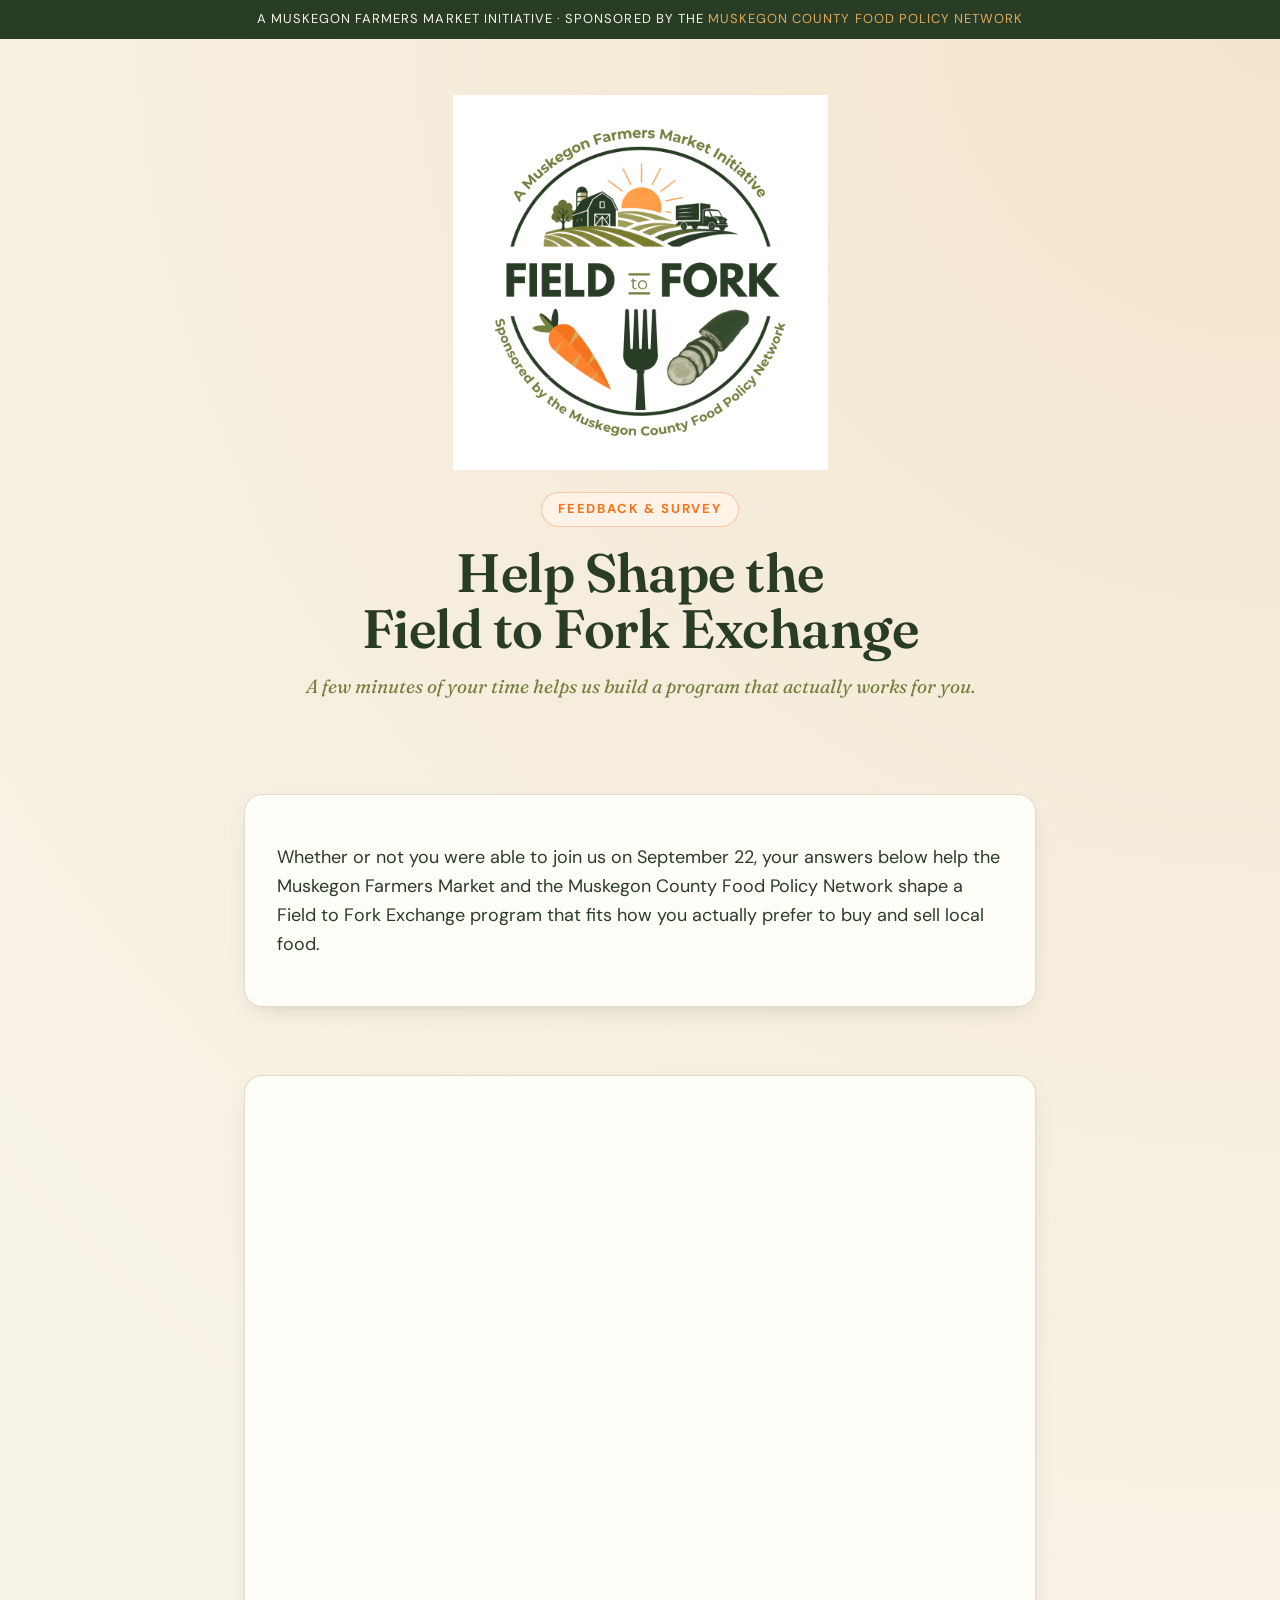
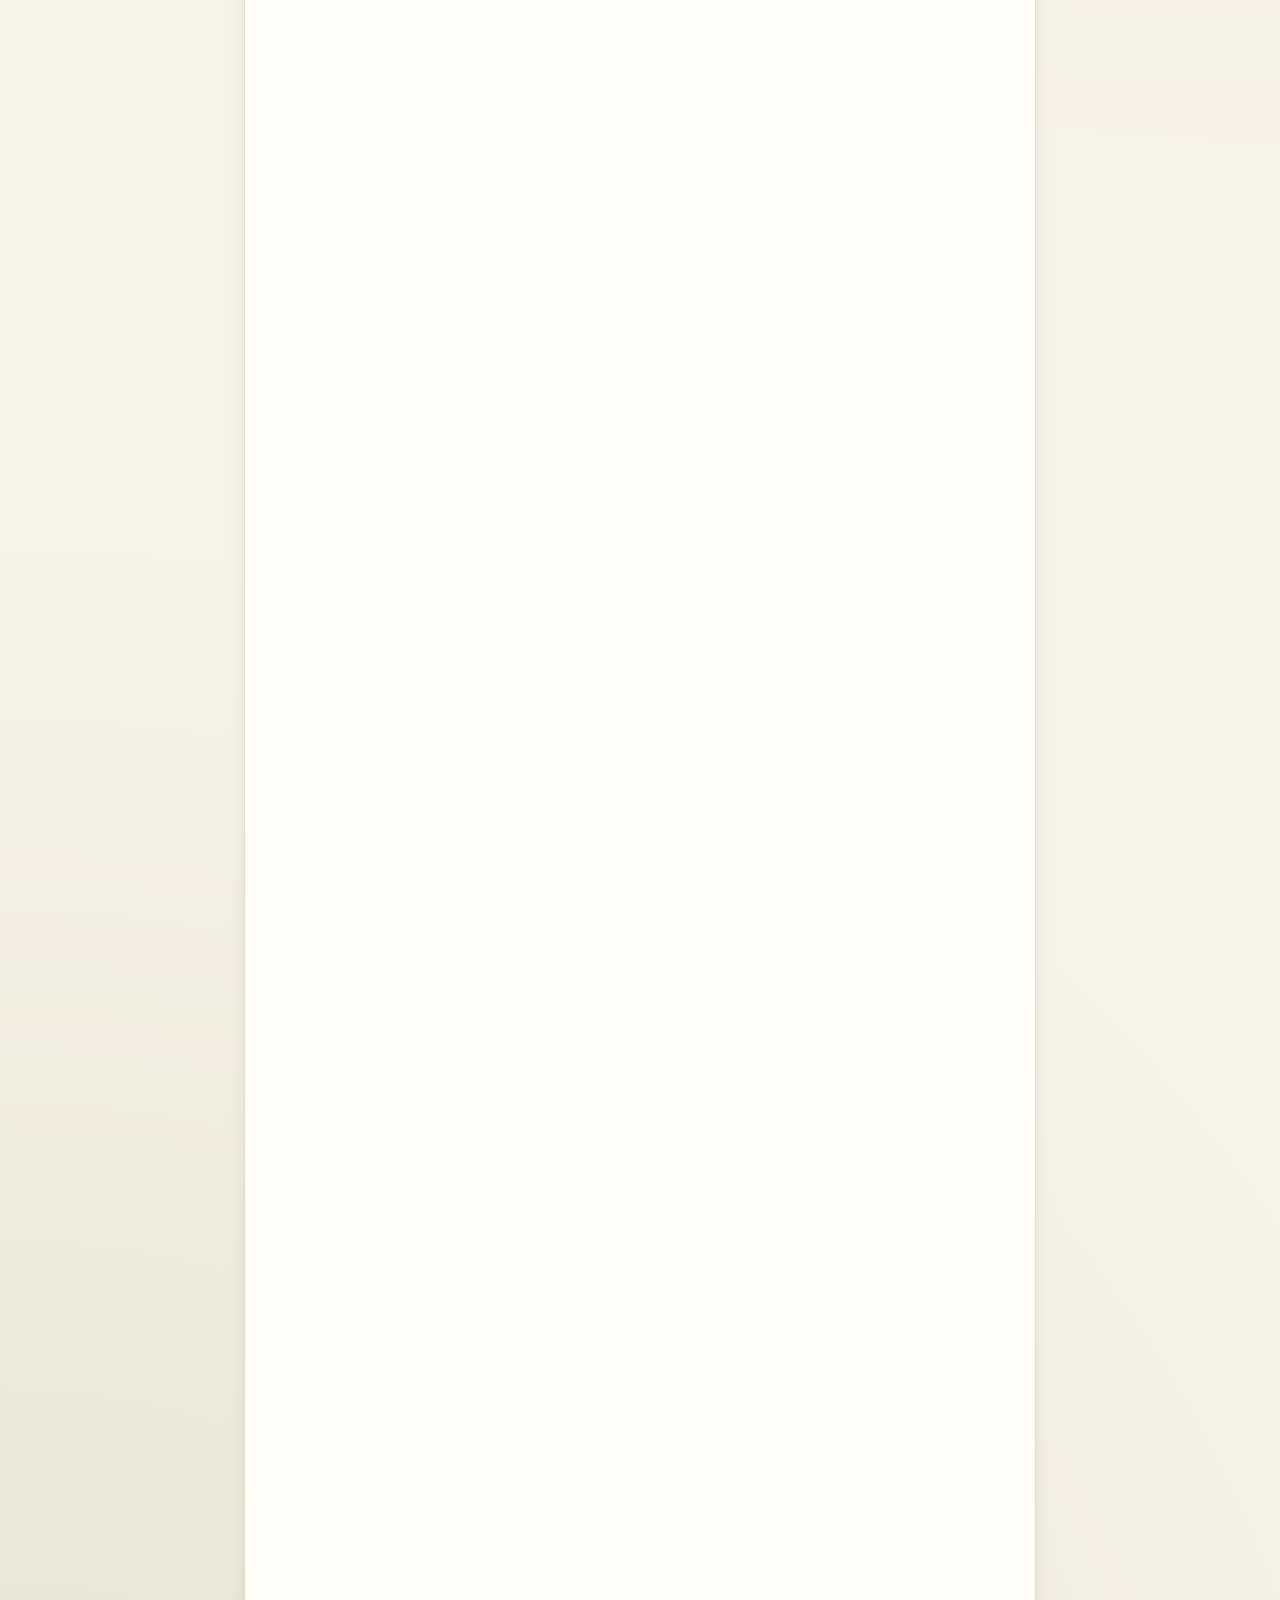
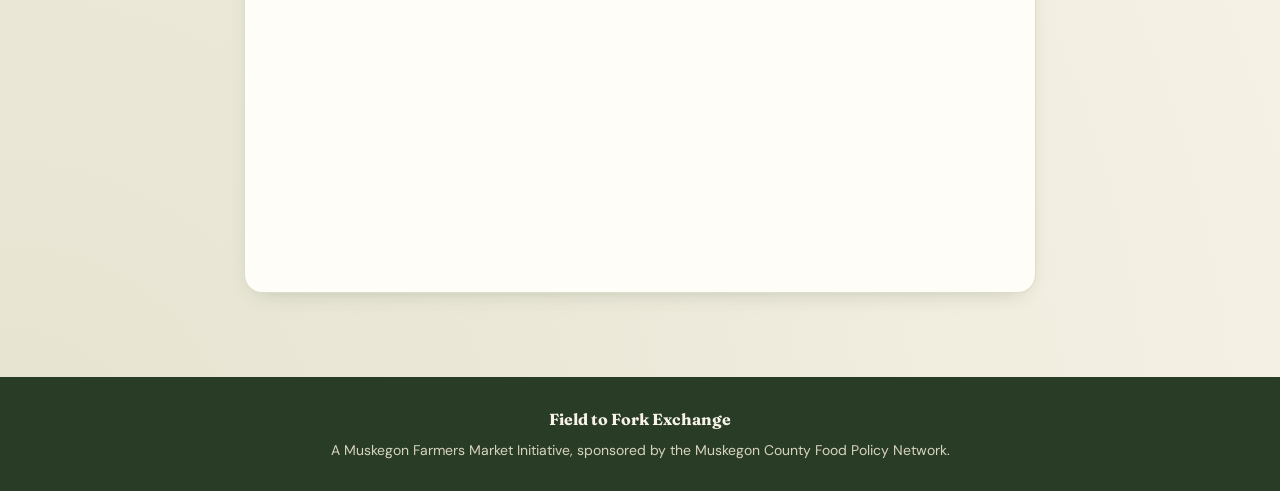
<file: field-to-fork/feedback.html>
<!DOCTYPE html>
<html lang="en">
<head>
<meta charset="UTF-8">
<meta name="viewport" content="width=device-width, initial-scale=1.0">
<title>Field to Fork Exchange — Feedback & Survey</title>
<meta name="description" content="Share your feedback and sourcing needs to help shape the Muskegon Field to Fork Exchange program.">
<link rel="stylesheet" href="style.css">
<style>
  .form-embed-wrap{
    background:var(--paper);
    border:1px solid rgba(115,127,61,0.25);
    border-radius:18px;
    padding:8px;
    box-shadow:0 8px 24px -14px rgba(41,61,38,0.35);
    overflow:hidden;
  }
  .form-embed-wrap iframe{
    width:100%;
    border:none;
    display:block;
    min-height:2400px;
  }
  .hero-logo{ width:375px; height:375px; max-width:80%; }
</style>
</head>
<body>

<div class="topband">A Muskegon Farmers Market Initiative · Sponsored by the <span>Muskegon County Food Policy Network</span></div>

<header class="hero wrap">
  <img class="hero-logo" src="assets/field-to-fork-logo.png" alt="Field to Fork Exchange logo">
  <span class="eyebrow">Feedback &amp; Survey</span>
  <h1>Help Shape the<br>Field to Fork Exchange</h1>
  <p class="sub">A few minutes of your time helps us build a program that actually works for you.</p>
</header>

<main class="wrap">

  <section class="section">
    <div class="card">
      <p class="lede">Whether or not you were able to join us on September 22, your answers below help the Muskegon Farmers Market and the Muskegon County Food Policy Network shape a Field to Fork Exchange program that fits how you actually prefer to buy and sell local food.</p>
    </div>
  </section>

  <section class="section">
    <div class="form-embed-wrap">
      <iframe src="https://docs.google.com/forms/d/e/1FAIpQLScq5DPtjAPiTPJlxC0UnKbhgLQyHXzRgAO8mvRlwNKQWu12rw/viewform?embedded=true" title="Field to Fork Exchange Feedback & Survey">Loading…</iframe>
    </div>
  </section>

</main>

<footer>
  <span class="foot-logo">Field to Fork Exchange</span>
  A Muskegon Farmers Market Initiative, sponsored by the Muskegon County Food Policy Network.
</footer>

</body>
</html>
</file>
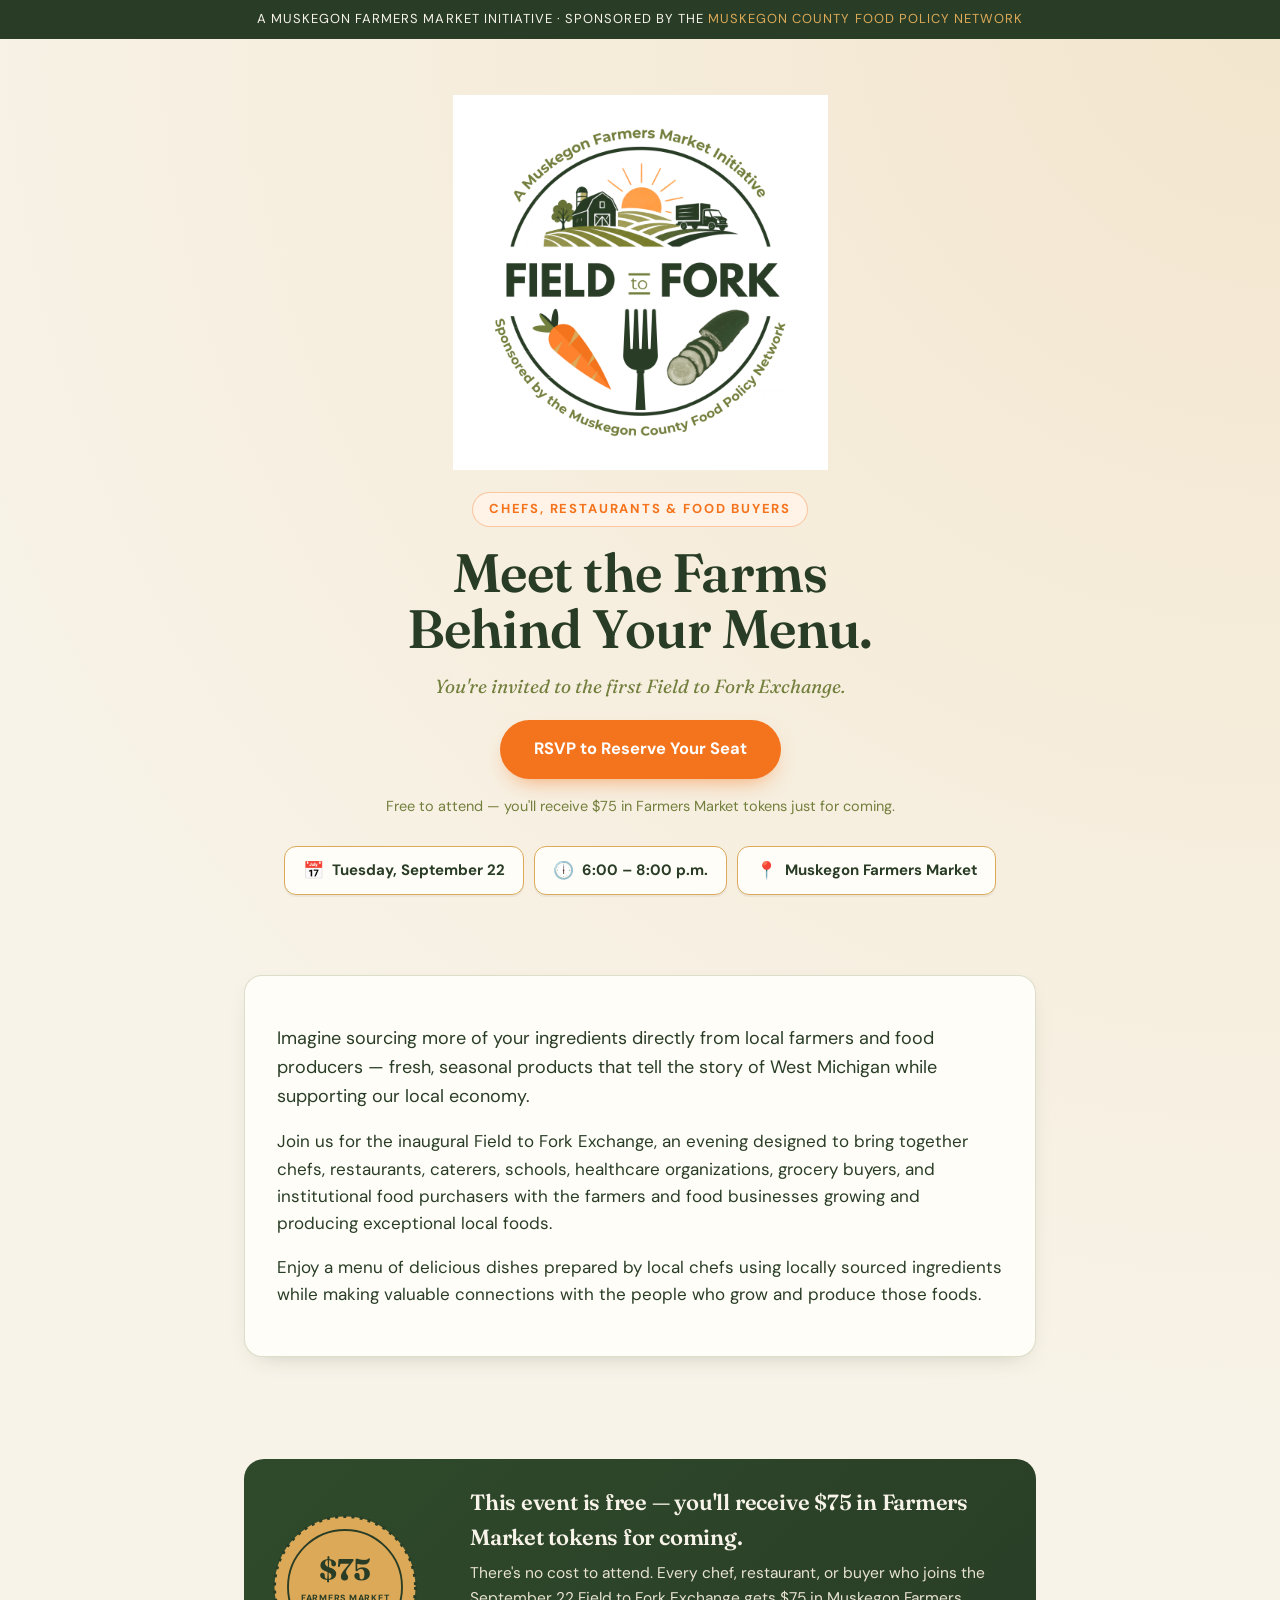
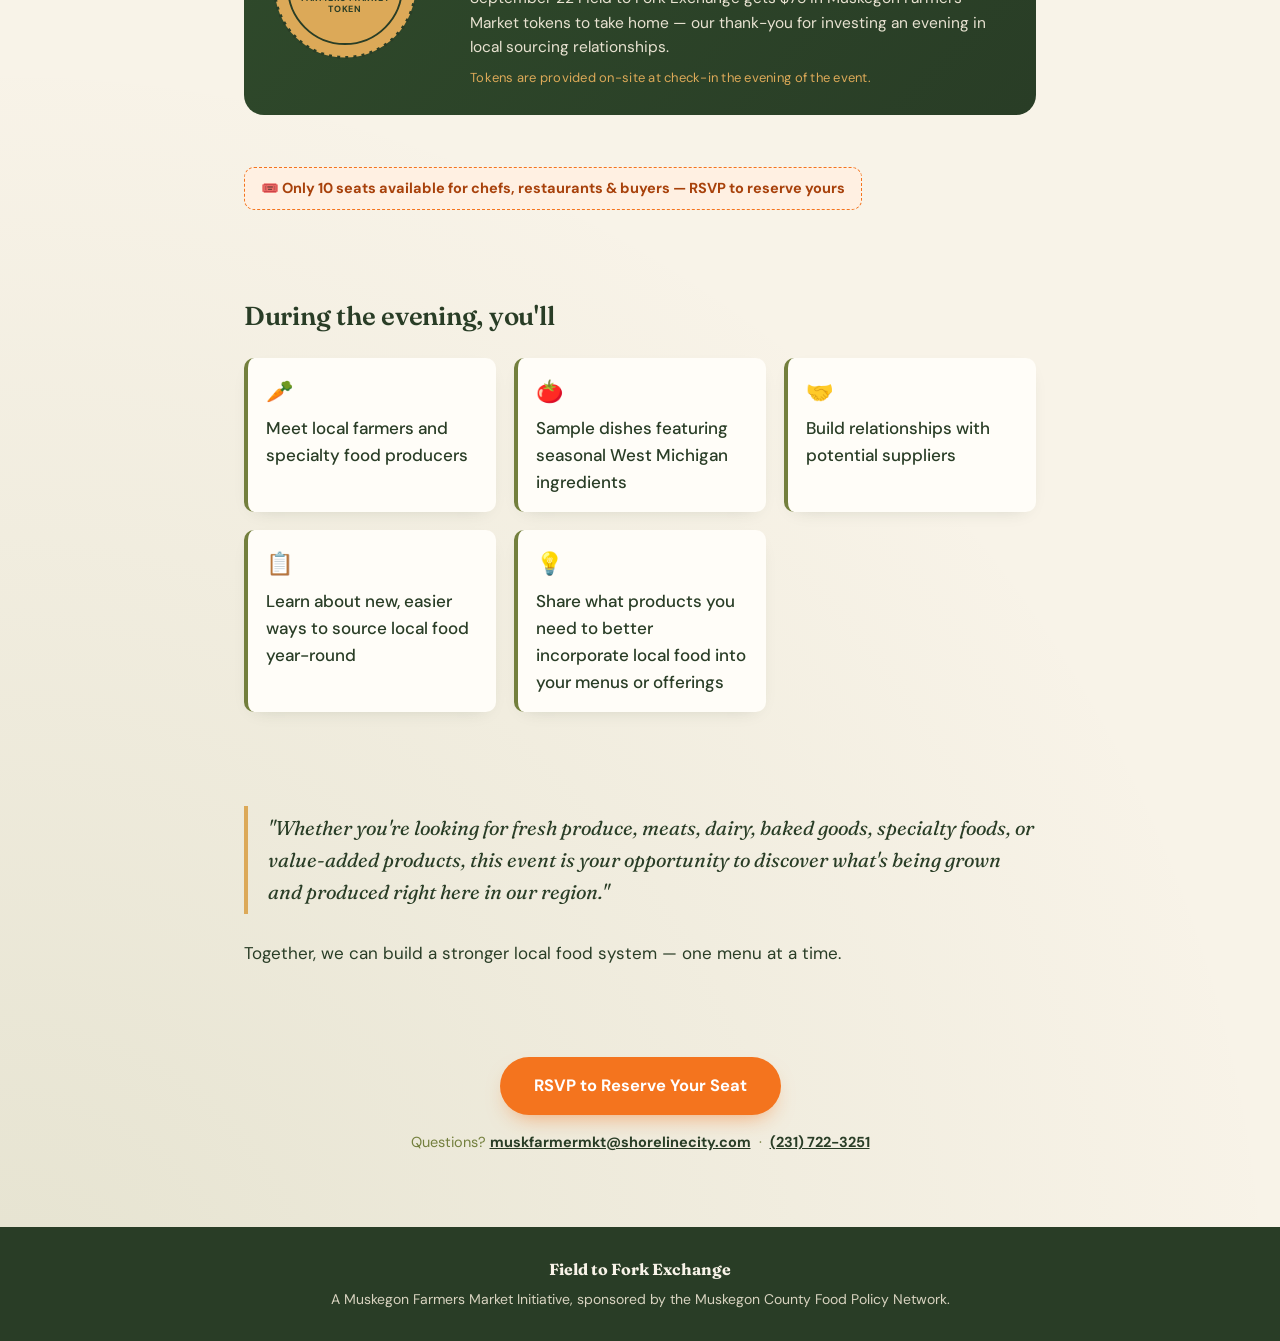
<file: field-to-fork/invite-chefs-buyers.html>
<!DOCTYPE html>
<html lang="en">
<head>
<meta charset="UTF-8">
<meta name="viewport" content="width=device-width, initial-scale=1.0">
<title>Field to Fork Exchange — Invitation for Chefs, Restaurants & Food Buyers</title>
<meta name="description" content="Chefs, restaurants & institutional buyers: join the Field to Fork Exchange on September 22 in Muskegon. Meet local farmers, sample the menu, and receive $75 in Farmers Market tokens for attending.">
<link rel="stylesheet" href="style.css">
<style>
  .hero-logo{ width:375px; height:375px; max-width:80%; }
</style>
</head>
<body>

<div class="topband">A Muskegon Farmers Market Initiative · Sponsored by the <span>Muskegon County Food Policy Network</span></div>

<header class="hero wrap">
  <img class="hero-logo" src="assets/field-to-fork-logo.png" alt="Field to Fork Exchange logo">
  <span class="eyebrow">Chefs, Restaurants &amp; Food Buyers</span>
  <h1>Meet the Farms<br>Behind Your Menu.</h1>
  <p class="sub">You're invited to the first Field to Fork Exchange.</p>

  <a class="btn" href="https://docs.google.com/forms/d/e/1FAIpQLSfDVKPc9kInclGUr6FEdcC9lLk0xPXF5JmSxHPt9dHi-BkakA/viewform" target="_blank" rel="noopener">RSVP to Reserve Your Seat</a>
  <p class="rsvp-meta">Free to attend — you'll receive $75 in Farmers Market tokens just for coming.</p>

  <div class="detail-strip">
    <div class="detail-chip"><span class="ic">📅</span>Tuesday, September 22</div>
    <div class="detail-chip"><span class="ic">🕕</span>6:00 – 8:00 p.m.</div>
    <div class="detail-chip"><span class="ic">📍</span>Muskegon Farmers Market</div>
  </div>
</header>

<main class="wrap">

  <section class="section">
    <div class="card">
      <p class="lede">Imagine sourcing more of your ingredients directly from local farmers and food producers — fresh, seasonal products that tell the story of West Michigan while supporting our local economy.</p>
      <p>Join us for the inaugural Field to Fork Exchange, an evening designed to bring together chefs, restaurants, caterers, schools, healthcare organizations, grocery buyers, and institutional food purchasers with the farmers and food businesses growing and producing exceptional local foods.</p>
      <p>Enjoy a menu of delicious dishes prepared by local chefs using locally sourced ingredients while making valuable connections with the people who grow and produce those foods.</p>
    </div>
  </section>

  <section class="section">
    <div class="token-block">
      <div class="token" aria-hidden="true">
        <svg viewBox="0 0 200 200" xmlns="http://www.w3.org/2000/svg">
          <circle cx="100" cy="100" r="94" fill="#dca958"/>
          <circle cx="100" cy="100" r="94" fill="none" stroke="#293d26" stroke-width="4" stroke-dasharray="4 7"/>
          <circle cx="100" cy="100" r="76" fill="none" stroke="#293d26" stroke-width="2.5"/>
          <text x="100" y="90" text-anchor="middle" font-family="Fraunces, serif" font-weight="700" font-size="40" fill="#293d26">$75</text>
          <text x="100" y="118" text-anchor="middle" font-family="DM Sans, sans-serif" font-weight="700" font-size="12" letter-spacing="1" fill="#293d26">FARMERS MARKET</text>
          <text x="100" y="133" text-anchor="middle" font-family="DM Sans, sans-serif" font-weight="700" font-size="12" letter-spacing="1" fill="#293d26">TOKEN</text>
        </svg>
      </div>
      <div>
        <h3>This event is free — you'll receive $75 in Farmers Market tokens for coming.</h3>
        <p>There's no cost to attend. Every chef, restaurant, or buyer who joins the September 22 Field to Fork Exchange gets $75 in Muskegon Farmers Market tokens to take home — our thank-you for investing an evening in local sourcing relationships.</p>
        <span class="fine">Tokens are provided on-site at check-in the evening of the event.</span>
      </div>
    </div>

    <div class="seats">🎟️ Only 10 seats available for chefs, restaurants &amp; buyers — RSVP to reserve yours</div>
  </section>

  <section class="section">
    <h2 class="section-title">During the evening, you'll</h2>
    <div class="benefit-grid">
      <div class="benefit"><span class="ic">🥕</span><p>Meet local farmers and specialty food producers</p></div>
      <div class="benefit"><span class="ic">🍅</span><p>Sample dishes featuring seasonal West Michigan ingredients</p></div>
      <div class="benefit"><span class="ic">🤝</span><p>Build relationships with potential suppliers</p></div>
      <div class="benefit"><span class="ic">📋</span><p>Learn about new, easier ways to source local food year-round</p></div>
      <div class="benefit"><span class="ic">💡</span><p>Share what products you need to better incorporate local food into your menus or offerings</p></div>
    </div>
  </section>

  <section class="section">
    <p class="quote">"Whether you're looking for fresh produce, meats, dairy, baked goods, specialty foods, or value-added products, this event is your opportunity to discover what's being grown and produced right here in our region."</p>
    <p>Together, we can build a stronger local food system — one menu at a time.</p>
  </section>

  <section class="cta-box">
    <a class="btn" href="https://docs.google.com/forms/d/e/1FAIpQLSfDVKPc9kInclGUr6FEdcC9lLk0xPXF5JmSxHPt9dHi-BkakA/viewform" target="_blank" rel="noopener">RSVP to Reserve Your Seat</a>
    <p class="rsvp-meta">
      Questions? <a href="mailto:muskfarmermkt@shorelinecity.com">muskfarmermkt@shorelinecity.com</a> &nbsp;·&nbsp; <a href="tel:+12317223251">(231) 722-3251</a>
    </p>
  </section>

</main>

<footer>
  <span class="foot-logo">Field to Fork Exchange</span>
  A Muskegon Farmers Market Initiative, sponsored by the Muskegon County Food Policy Network.
</footer>

</body>
</html>
</file>
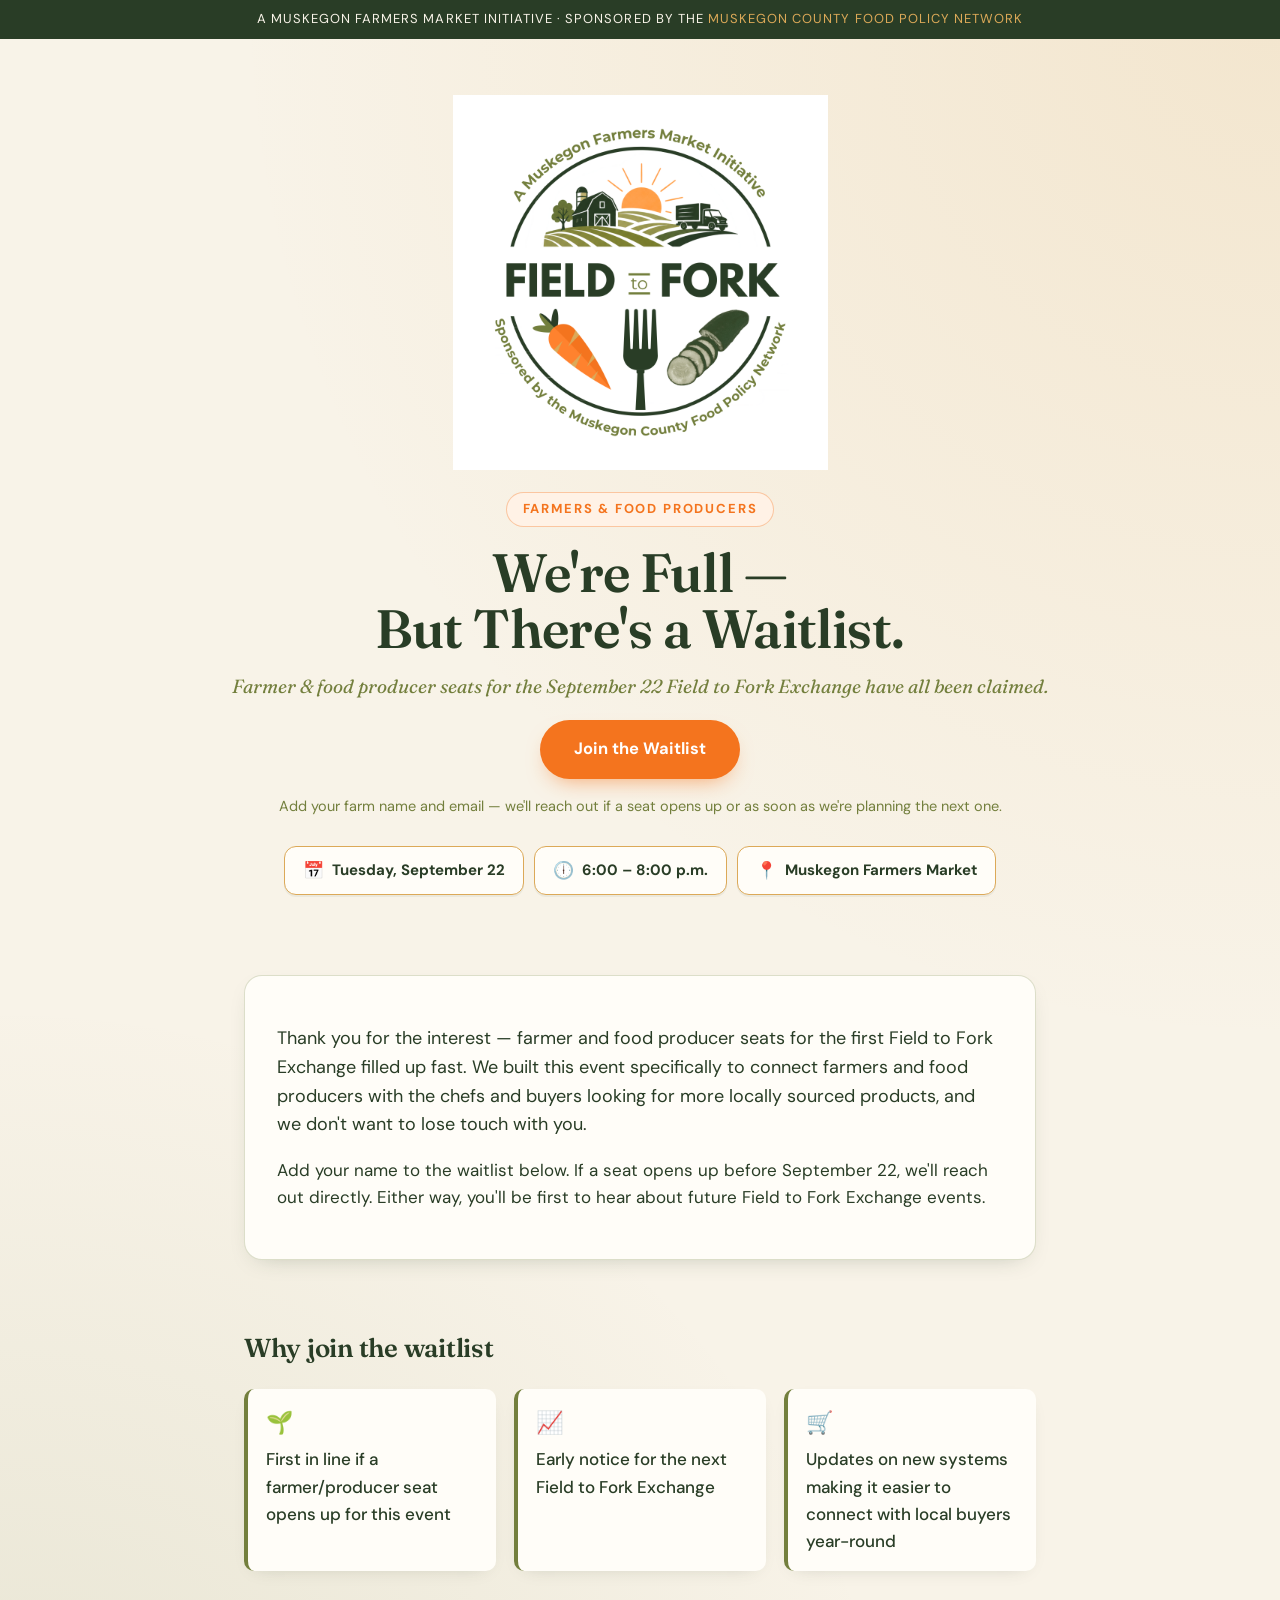
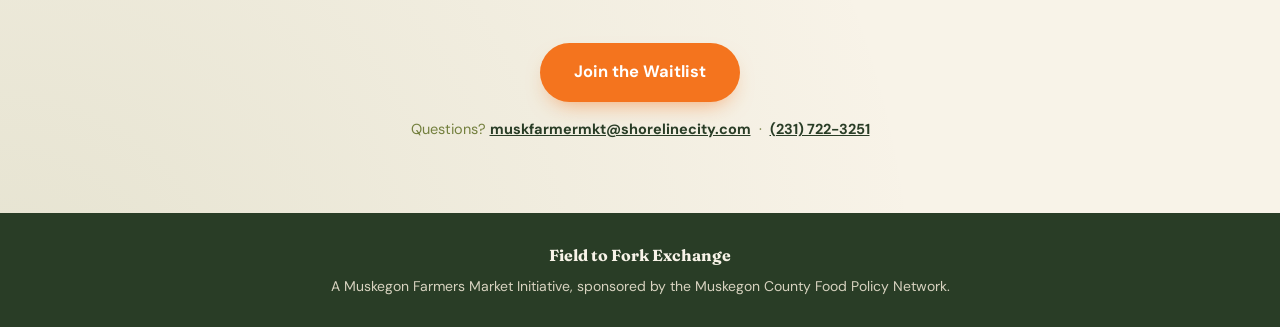
<file: field-to-fork/invite-farmers.html>
<!DOCTYPE html>
<html lang="en">
<head>
<meta charset="UTF-8">
<meta name="viewport" content="width=device-width, initial-scale=1.0">
<title>Field to Fork Exchange — Farmer &amp; Food Producer Waitlist</title>
<meta name="description" content="The Field to Fork Exchange farmer &amp; food producer seats are full. Join the waitlist with your farm name and email to be notified of openings or future events.">
<link rel="stylesheet" href="style.css">
<style>
  .hero-logo{ width:375px; height:375px; max-width:80%; }
</style>
</head>
<body>

<div class="topband">A Muskegon Farmers Market Initiative · Sponsored by the <span>Muskegon County Food Policy Network</span></div>

<header class="hero wrap">
  <img class="hero-logo" src="assets/field-to-fork-logo.png" alt="Field to Fork Exchange logo">
  <span class="eyebrow">Farmers &amp; Food Producers</span>
  <h1>We're Full —<br>But There's a Waitlist.</h1>
  <p class="sub">Farmer &amp; food producer seats for the September 22 Field to Fork Exchange have all been claimed.</p>

  <a class="btn" href="https://docs.google.com/forms/d/e/1FAIpQLSfJj4GlRNh6mplJXFH8HFdNfmloXmMiQqQdCUzpnsX_MPtZYA/viewform?usp=header" target="_blank" rel="noopener">Join the Waitlist</a>
  <p class="rsvp-meta">Add your farm name and email — we'll reach out if a seat opens up or as soon as we're planning the next one.</p>

  <div class="detail-strip">
    <div class="detail-chip"><span class="ic">📅</span>Tuesday, September 22</div>
    <div class="detail-chip"><span class="ic">🕕</span>6:00 – 8:00 p.m.</div>
    <div class="detail-chip"><span class="ic">📍</span>Muskegon Farmers Market</div>
  </div>
</header>

<main class="wrap">

  <section class="section">
    <div class="card">
      <p class="lede">Thank you for the interest — farmer and food producer seats for the first Field to Fork Exchange filled up fast. We built this event specifically to connect farmers and food producers with the chefs and buyers looking for more locally sourced products, and we don't want to lose touch with you.</p>
      <p>Add your name to the waitlist below. If a seat opens up before September 22, we'll reach out directly. Either way, you'll be first to hear about future Field to Fork Exchange events.</p>
    </div>
  </section>

  <section class="section">
    <h2 class="section-title">Why join the waitlist</h2>
    <div class="benefit-grid">
      <div class="benefit"><span class="ic">🌱</span><p>First in line if a farmer/producer seat opens up for this event</p></div>
      <div class="benefit"><span class="ic">📈</span><p>Early notice for the next Field to Fork Exchange</p></div>
      <div class="benefit"><span class="ic">🛒</span><p>Updates on new systems making it easier to connect with local buyers year-round</p></div>
    </div>
  </section>

  <section class="cta-box">
    <a class="btn" href="https://docs.google.com/forms/d/e/1FAIpQLSfJj4GlRNh6mplJXFH8HFdNfmloXmMiQqQdCUzpnsX_MPtZYA/viewform?usp=header" target="_blank" rel="noopener">Join the Waitlist</a>
    <p class="rsvp-meta">
      Questions? <a href="mailto:muskfarmermkt@shorelinecity.com">muskfarmermkt@shorelinecity.com</a> &nbsp;·&nbsp; <a href="tel:+12317223251">(231) 722-3251</a>
    </p>
  </section>

</main>

<footer>
  <span class="foot-logo">Field to Fork Exchange</span>
  A Muskegon Farmers Market Initiative, sponsored by the Muskegon County Food Policy Network.
</footer>

</body>
</html>
</file>
<file: field-to-fork/style.css>
/* ===========================================================
   Field to Fork Exchange — shared stylesheet
   Palette: olive #737f3d · deep green #293d26 · gold #dca958 · carrot #f4741e
   =========================================================== */

@import url('https://fonts.googleapis.com/css2?family=Fraunces:opsz,wght@9..144,400;9..144,500;9..144,600;9..144,700&family=DM+Sans:ital,opsz,wght@0,9..40,400;0,9..40,500;0,9..40,700;1,9..40,400&display=swap');

:root{
  --olive:#737f3d;
  --deep-green:#293d26;
  --gold:#dca958;
  --carrot:#f4741e;
  --cream:#f8f3e8;
  --paper:#fffdf8;
  --ink:#293d26;
  --max:840px;
}

*{box-sizing:border-box;}
html{scroll-behavior:smooth;}
body{
  margin:0;
  background:var(--cream);
  background-image:
    radial-gradient(circle at 100% 0%, rgba(220,169,88,0.18), transparent 45%),
    radial-gradient(circle at 0% 100%, rgba(115,127,61,0.14), transparent 40%);
  color:var(--ink);
  font-family:'DM Sans', sans-serif;
  font-size:17px;
  line-height:1.6;
  -webkit-font-smoothing:antialiased;
}

h1,h2,h3,.display{
  font-family:'Fraunces', serif;
  font-weight:600;
  color:var(--deep-green);
  letter-spacing:-0.01em;
  margin:0;
}

a{color:var(--carrot);}
a:focus-visible, button:focus-visible, input:focus-visible, textarea:focus-visible, select:focus-visible{
  outline:3px solid var(--carrot);
  outline-offset:2px;
}

.wrap{max-width:var(--max); margin:0 auto; padding:0 24px;}

/* ---------- Top banner ---------- */
.topband{
  background:var(--deep-green);
  color:var(--cream);
  font-family:'DM Sans',sans-serif;
  font-size:13px;
  letter-spacing:.08em;
  text-transform:uppercase;
  text-align:center;
  padding:9px 12px;
}
.topband span{color:var(--gold);}

/* ---------- Hero ---------- */
.hero{
  padding:56px 0 40px;
  text-align:center;
}
.hero-logo{
  width:150px;
  height:150px;
  margin:0 auto 22px;
  display:block;
}
.eyebrow{
  display:inline-block;
  font-family:'DM Sans',sans-serif;
  font-weight:700;
  font-size:13px;
  letter-spacing:.14em;
  text-transform:uppercase;
  color:var(--carrot);
  background:#fff2e6;
  border:1px solid rgba(244,116,30,0.35);
  border-radius:999px;
  padding:6px 16px;
  margin-bottom:18px;
}
.hero h1{
  font-size:clamp(34px,5.4vw,54px);
  line-height:1.04;
}
.hero .sub{
  margin-top:14px;
  font-size:19px;
  color:var(--olive);
  font-style:italic;
  font-family:'Fraunces',serif;
}

/* ---------- Event detail strip ---------- */
.detail-strip{
  display:flex;
  flex-wrap:wrap;
  justify-content:center;
  gap:10px;
  margin:28px 0 6px;
}
.detail-chip{
  background:var(--paper);
  border:1.5px solid var(--gold);
  border-radius:12px;
  padding:10px 18px;
  font-weight:700;
  font-size:15px;
  color:var(--deep-green);
  display:flex;
  align-items:center;
  gap:8px;
  box-shadow:0 2px 0 rgba(41,61,38,0.06);
}
.detail-chip .ic{font-size:17px;}

/* ---------- Section ---------- */
.section{padding:34px 0;}
.section-title{
  font-size:26px;
  margin-bottom:14px;
}
.card{
  background:var(--paper);
  border:1px solid rgba(115,127,61,0.25);
  border-radius:18px;
  padding:30px 32px;
  box-shadow:0 8px 24px -14px rgba(41,61,38,0.35);
}
.lede{font-size:18px;}

.benefit-grid{
  display:grid;
  grid-template-columns:repeat(auto-fit,minmax(220px,1fr));
  gap:18px;
  margin-top:20px;
}
.benefit{
  background:var(--paper);
  border-left:4px solid var(--olive);
  border-radius:10px;
  padding:16px 18px;
  box-shadow:0 6px 18px -12px rgba(41,61,38,0.28);
}
.benefit .ic{font-size:22px;display:block;margin-bottom:6px;}
.benefit p{margin:0;font-weight:500;}

/* ---------- Market Token (signature element) ---------- */
.token-block{
  margin:34px 0;
  display:grid;
  grid-template-columns:172px 1fr;
  gap:28px;
  align-items:center;
  background:linear-gradient(135deg,#2f4a2b,var(--deep-green));
  border-radius:20px;
  padding:26px;
  color:var(--cream);
}
@media (max-width:560px){
  .token-block{grid-template-columns:1fr; text-align:center;}
  .token{margin:0 auto;}
}
.token{
  width:150px;height:150px;position:relative;
}
.token svg{width:100%;height:100%;display:block;}
.token-block h3{color:var(--cream); font-size:22px; margin-bottom:6px;}
.token-block p{margin:0; color:#e8e2d1; font-size:15.5px;}
.token-block .fine{
  display:block;margin-top:8px;font-size:13px;color:var(--gold);
  font-family:'DM Sans',sans-serif; letter-spacing:.02em;
}

/* ---------- Seats-limited badge ---------- */
.seats{
  display:inline-flex;
  align-items:center;
  gap:8px;
  background:#fff0e2;
  border:1.5px dashed var(--carrot);
  color:#a8420c;
  font-weight:700;
  border-radius:10px;
  padding:9px 16px;
  font-size:14.5px;
  margin:18px 0;
}

/* ---------- CTA ---------- */
.cta-box{
  text-align:center;
  padding:38px 0 8px;
}
.btn{
  display:inline-block;
  background:var(--carrot);
  color:#fff;
  font-family:'DM Sans',sans-serif;
  font-weight:700;
  font-size:16.5px;
  padding:16px 34px;
  border-radius:999px;
  text-decoration:none;
  box-shadow:0 10px 22px -10px rgba(244,116,30,0.65);
  transition:transform .15s ease, box-shadow .15s ease;
  border:none;
  cursor:pointer;
}
.btn:hover{transform:translateY(-2px); box-shadow:0 14px 26px -10px rgba(244,116,30,0.7);}
.rsvp-meta{margin-top:16px; font-size:14.5px; color:var(--olive);}
.rsvp-meta a{color:var(--deep-green); font-weight:700;}

/* ---------- Table prompt style quote ---------- */
.quote{
  font-family:'Fraunces',serif;
  font-style:italic;
  font-size:20px;
  color:var(--deep-green);
  border-left:4px solid var(--gold);
  padding:6px 0 6px 20px;
  margin:26px 0;
}

/* ---------- Footer ---------- */
footer{
  margin-top:50px;
  background:var(--deep-green);
  color:#d8d3c0;
  padding:30px 0;
  font-size:14px;
  text-align:center;
}
footer a{color:var(--gold);}
footer .foot-logo{font-family:'Fraunces',serif;font-weight:700;color:var(--cream);font-size:16px;margin-bottom:6px;display:block;}

/* ===========================================================
   Feedback / survey form styles
   =========================================================== */
form.survey fieldset{
  border:none;
  padding:0;
  margin:0 0 30px;
}
form.survey legend{
  font-family:'Fraunces',serif;
  font-weight:600;
  font-size:21px;
  color:var(--deep-green);
  margin-bottom:6px;
  padding:0;
}
.q{margin:18px 0;}
.q > label.qlabel{
  display:block;
  font-weight:700;
  margin-bottom:8px;
  color:var(--deep-green);
}
.opts{display:flex; flex-wrap:wrap; gap:10px;}
.opt{
  position:relative;
}
.opt input{position:absolute; opacity:0; width:100%; height:100%; margin:0; cursor:pointer;}
.opt span{
  display:inline-block;
  border:1.5px solid var(--olive);
  border-radius:999px;
  padding:9px 16px;
  font-size:14.5px;
  color:var(--deep-green);
  background:var(--paper);
  transition:background .15s, color .15s, border-color .15s;
}
.opt input:checked + span{
  background:var(--olive);
  border-color:var(--olive);
  color:#fff;
}
.opt input:focus-visible + span{outline:3px solid var(--carrot); outline-offset:2px;}

input[type="text"],input[type="email"],input[type="tel"],textarea,select{
  width:100%;
  font-family:'DM Sans',sans-serif;
  font-size:15.5px;
  padding:12px 14px;
  border:1.5px solid rgba(115,127,61,0.4);
  border-radius:10px;
  background:var(--paper);
  color:var(--ink);
}
textarea{min-height:90px; resize:vertical;}
.scale{display:flex; gap:6px; flex-wrap:wrap;}
.scale .opt span{padding:9px 14px; min-width:38px; text-align:center;}

.two-col{display:grid; grid-template-columns:1fr 1fr; gap:16px;}
@media (max-width:560px){.two-col{grid-template-columns:1fr;}}

.submit-row{text-align:center; margin-top:10px;}
.hint{font-size:13.5px; color:var(--olive); margin-top:6px;}

.role-toggle{
  display:flex; gap:10px; flex-wrap:wrap; margin:10px 0 30px;
}
</file>
